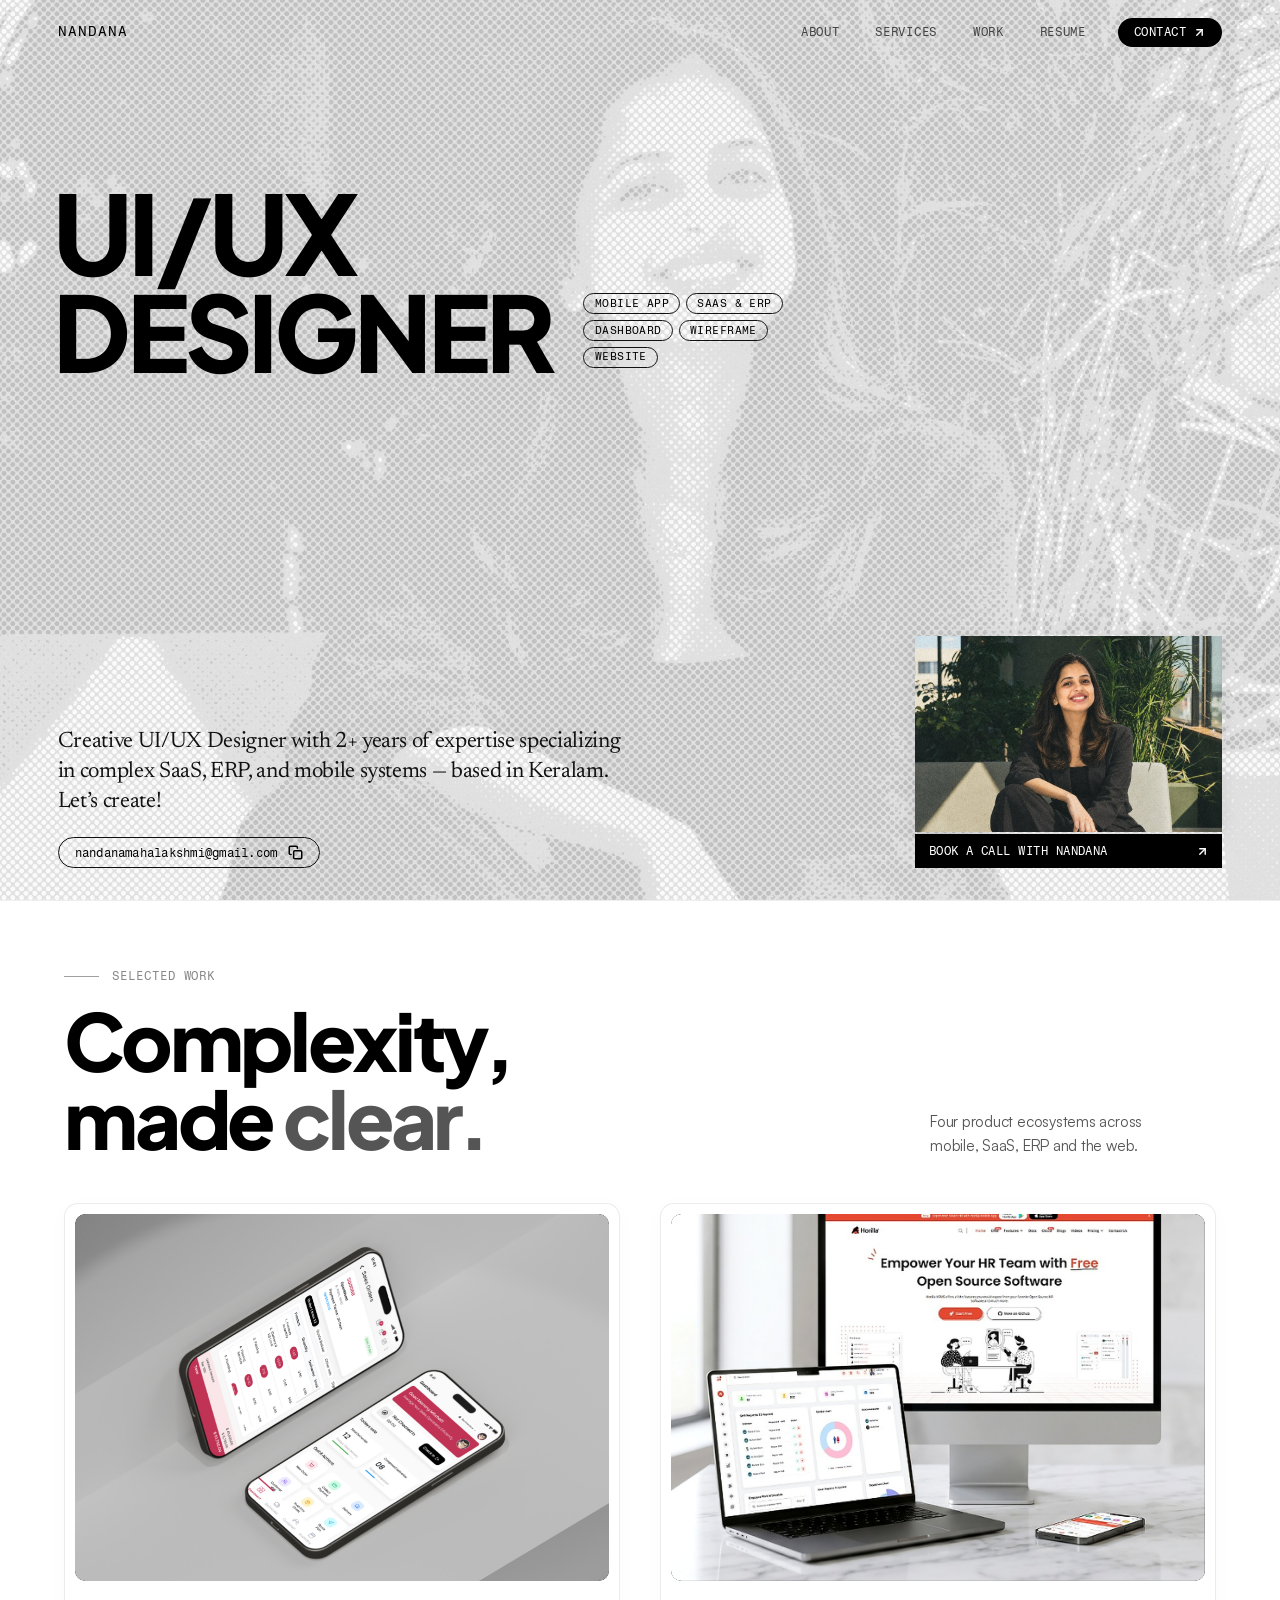
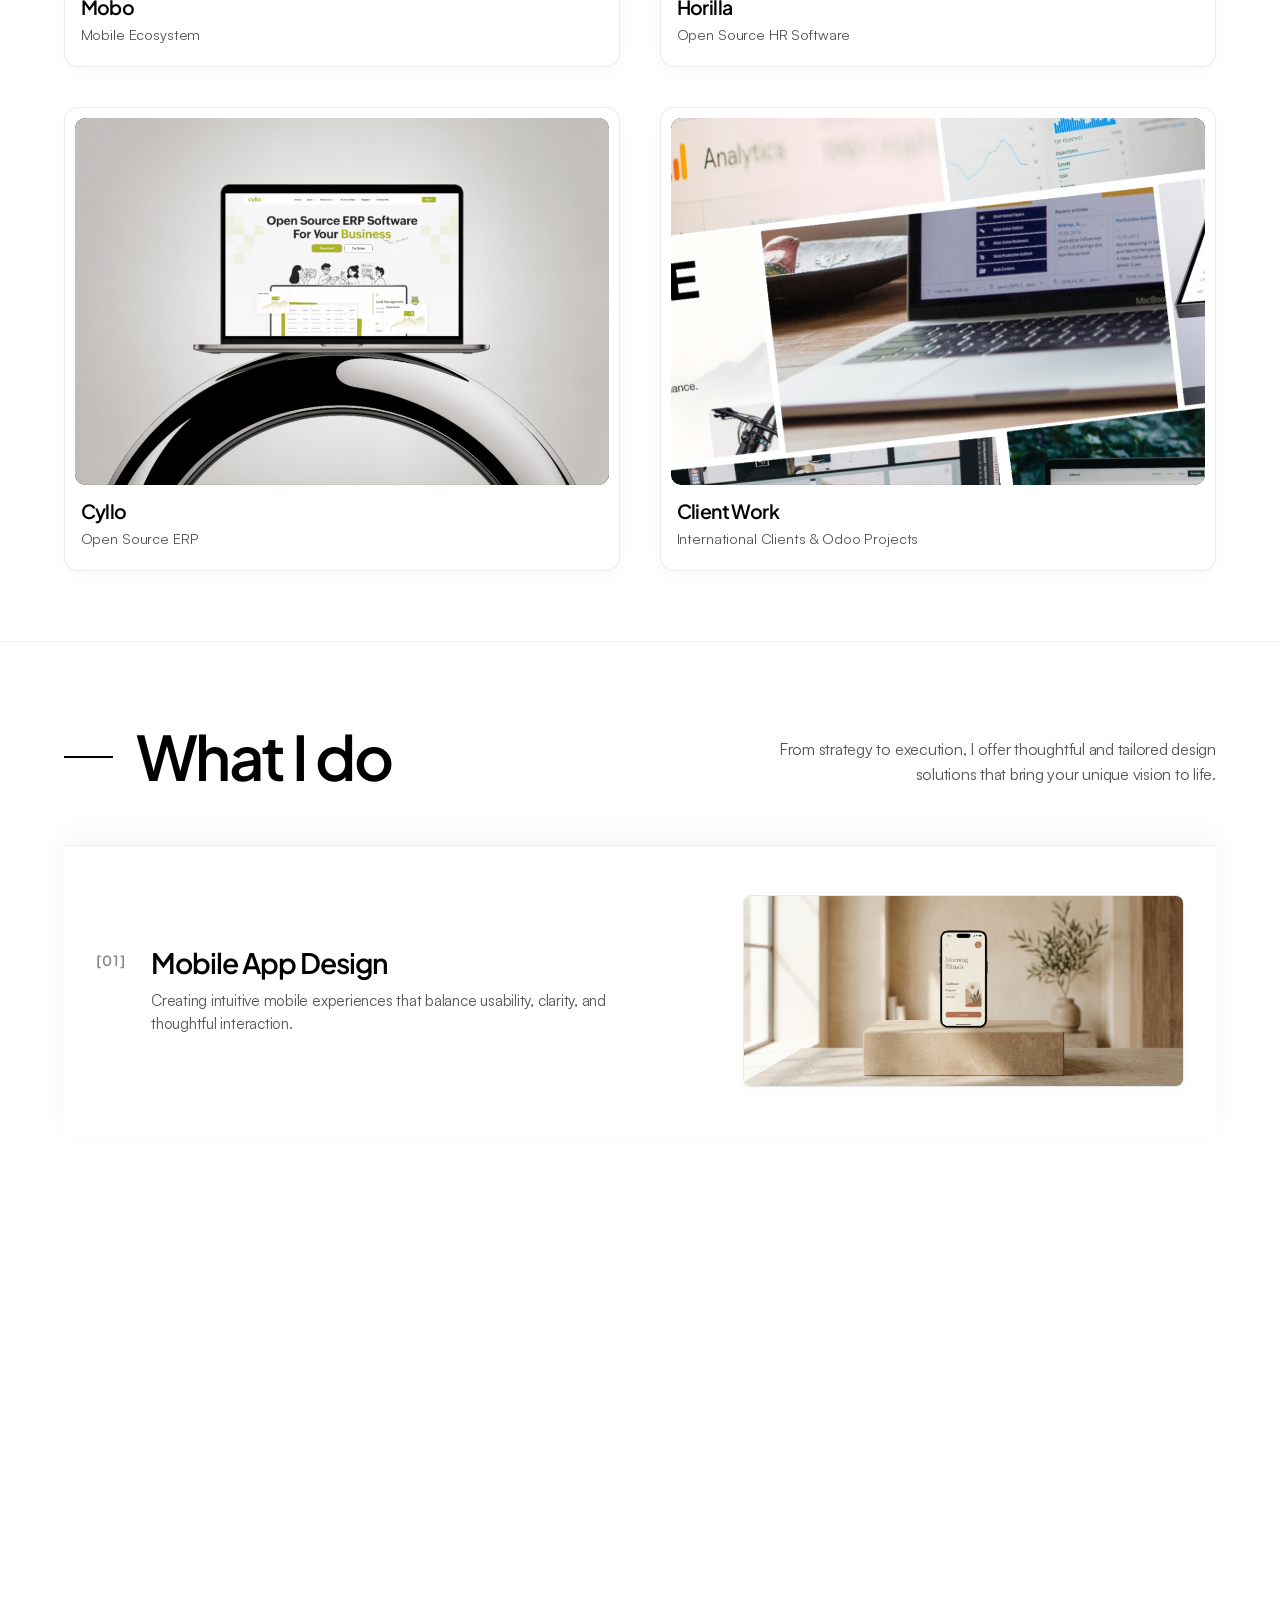
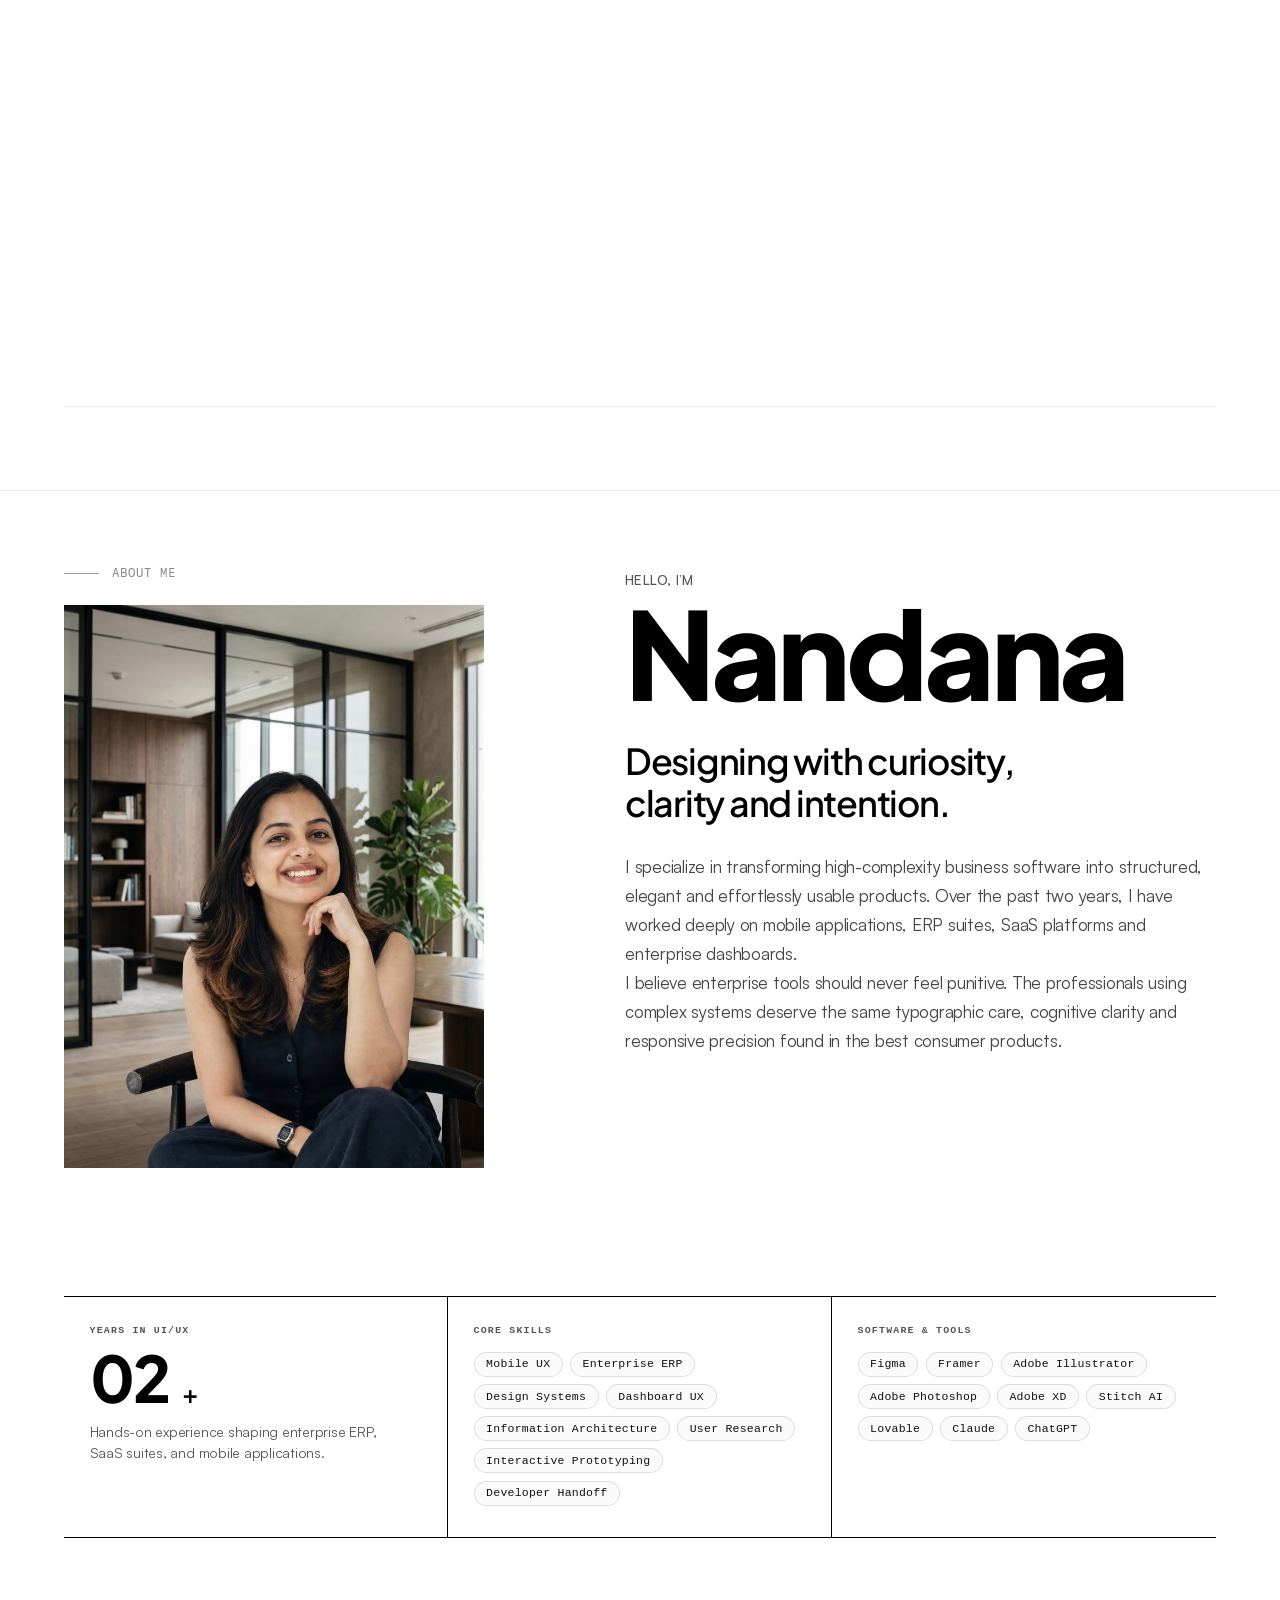
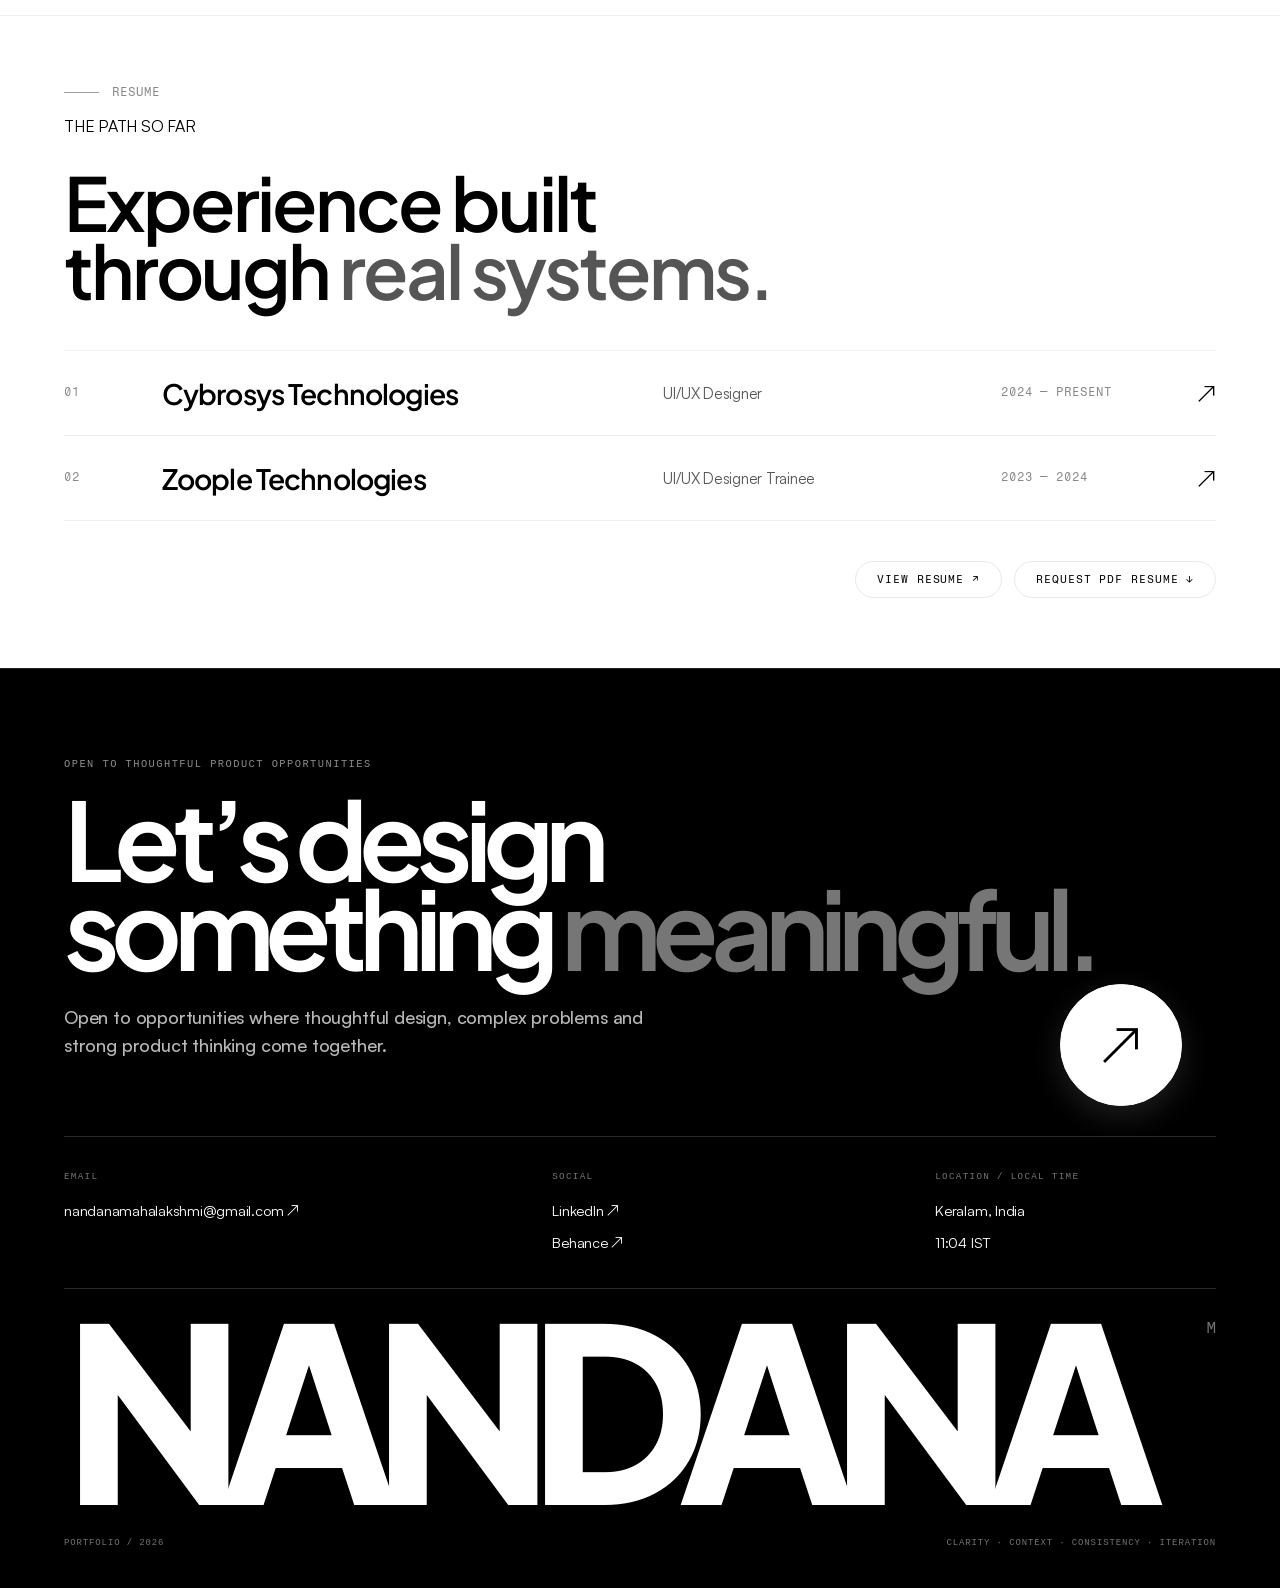
<file: index.html>
<!doctype html>
<html lang="en">
<head>
  <meta charset="UTF-8">
  <meta name="viewport" content="width=device-width, initial-scale=1.0">
  <meta name="description" content="Nandana M — UI/UX designer creating clear experiences for complex mobile, SaaS, ERP, dashboard and web products.">
  <meta name="theme-color" content="#ffffff">
  <title>Nandana M — UI/UX Designer</title>
  <link rel="preconnect" href="https://fonts.googleapis.com">
  <link rel="preconnect" href="https://fonts.gstatic.com" crossorigin>
  <link rel="preconnect" href="https://api.fontshare.com">
  <link href="https://api.fontshare.com/v2/css?f[]=satoshi@900,800,700,600,500,400,300,401,501,701,901&display=swap" rel="stylesheet">
  <link href="https://fonts.googleapis.com/css2?family=Bebas+Neue&family=Fragment+Mono&family=Newsreader:ital,opsz,wght@0,6..72,300..700;1,6..72,300..700&family=Plus+Jakarta+Sans:ital,wght@0,300..800;1,300..800&family=Silkscreen:wght@400;700&display=swap" rel="stylesheet">
  <link rel="stylesheet" href="styles.css?v=6.2">
  <script src="assets/lenis.min.js" defer></script>
  <script src="script.js?v=3.0" defer></script>
</head>
<body>
  <div class="intro-wipe" aria-hidden="true"><span>NM / 26</span></div>
  <div class="noise" aria-hidden="true"></div>
  <div class="cursor" aria-hidden="true"><span class="cursor-text">View</span></div>

  <header class="site-header">
    <div class="site-brand-group">
      <a class="site-brand" href="#home" aria-label="Nandana — home">NANDANA</a>
    </div>
    <nav aria-label="Primary navigation">
      <a href="#about" class="nav-link"><span>About</span></a>
      <a href="#services" class="nav-link"><span>Services</span></a>
      <a href="#work" class="nav-link"><span>Work</span></a>
      <a href="#experience" class="nav-link"><span>Resume</span></a>
    </nav>
    <div class="header-actions">
      <a class="header-contact" href="#contact">Contact</a>
      <button class="menu-toggle" type="button" aria-label="Open menu" aria-expanded="false"><i></i><i></i></button>
    </div>
  </header>

  <div class="mobile-menu" id="mobileMenu" aria-hidden="true">
    <div class="mobile-menu-header">
      <a class="minimal-brand" href="#home" aria-label="Nandana home">NANDANA</a>
      <button class="mobile-menu-close" id="mobileMenuClose" type="button" aria-label="Close menu">&times;</button>
    </div>
    <nav aria-label="Mobile navigation">
      <a href="#home"><small>00</small>Home</a>
      <a href="#about"><small>01</small>About</a>
      <a href="#services"><small>02</small>Services</a>
      <a href="#work"><small>03</small>Work</a>
      <a href="#experience"><small>04</small>Resume</a>
      <a href="#contact"><small>05</small>Contact</a>
    </nav>
    <div class="mobile-menu-footer">
      <p>Creative UI/UX Designer · 2+ Years Experience</p>
      <a href="mailto:nandanamahalakshmi@gmail.com">hello@nandana.design</a>
    </div>
  </div>

    <section class="hero hero-editorial" id="home">
      <!-- Top Row: Brand, Nav Links & Pill Button -->
      <header class="editorial-topbar">
        <div class="editorial-brand-wrap">
          <a class="editorial-brand" href="#home" aria-label="Nandana home">NANDANA</a>
        </div>
        <nav class="editorial-nav" aria-label="Landing page navigation">
          <a href="#about" class="editorial-nav-link">ABOUT</a>
          <a href="#services" class="editorial-nav-link">SERVICES</a>
          <a href="#work" class="editorial-nav-link">WORK</a>
          <a href="#experience" class="editorial-nav-link">RESUME</a>
        </nav>
        <div class="editorial-top-actions">
          <a href="#contact" class="editorial-start-btn" aria-label="Contact">
            <span>CONTACT</span>
            <svg class="editorial-arrow-icon" width="13" height="13" viewBox="0 0 24 24" fill="none" stroke="currentColor" stroke-width="2.6" stroke-linecap="round" stroke-linejoin="round" aria-hidden="true">
              <line x1="7" y1="17" x2="17" y2="7"></line>
              <polyline points="7 7 17 7 17 17"></polyline>
            </svg>
          </a>
          <button class="editorial-menu-toggle" id="minimalMenuToggle" type="button" aria-label="Open menu" aria-expanded="false">
            <i></i><i></i>
          </button>
        </div>
      </header>

      <!-- Main Stage -->
      <div class="editorial-hero-body">
        <!-- Big Editorial Headline & Core Skills -->
        <div class="editorial-headline-wrap">
          <h1 class="editorial-hero-title">
            <span class="editorial-title-line">UI/UX</span>
            <span class="editorial-title-role-row">
              <span class="editorial-title-role">DESIGNER</span>
              <span class="editorial-tags-group" aria-label="Core design skills">
                <span class="editorial-tags-row">
                  <span class="editorial-tag">MOBILE APP</span>
                  <span class="editorial-tag">SAAS &amp; ERP</span>
                </span>
                <span class="editorial-tags-row">
                  <span class="editorial-tag">DASHBOARD</span>
                  <span class="editorial-tag">WIREFRAME</span>
                </span>
                <span class="editorial-tags-row">
                  <span class="editorial-tag">WEBSITE</span>
                </span>
              </span>
            </span>
          </h1>
        </div>

        <!-- Bottom Row: Bio Statement on Left & Portrait Card on Right -->
        <div class="editorial-bottom-row">
          <!-- Left Column: Editorial Bio Text (Replaced in same style) -->
          <div class="editorial-bio-block">
            <p class="editorial-bio-lead">
              Creative UI/UX Designer with 2+ years of expertise specializing in complex SaaS, ERP, and mobile systems — based in Keralam. Let’s create!
            </p>
            <div class="editorial-email-row">
              <div class="editorial-email-wrap">
                <button class="editorial-email-btn" id="copyEmailBtn" type="button" aria-label="Copy email address" data-email="nandanamahalakshmi@gmail.com">
                  <span class="email-text">nandanamahalakshmi@gmail.com</span>
                  <svg class="copy-icon" width="15" height="15" viewBox="0 0 24 24" fill="none" stroke="currentColor" stroke-width="2.4" stroke-linecap="round" stroke-linejoin="round" aria-hidden="true">
                    <rect x="9" y="9" width="13" height="13" rx="2" ry="2"></rect>
                    <path d="M5 15H4a2 2 0 0 1-2-2V4a2 2 0 0 1 2-2h9a2 2 0 0 1 2 2v1"></path>
                  </svg>
                </button>
                <span class="copy-toast" id="copyToast" aria-live="polite">Copied to clipboard!</span>
              </div>
            </div>
          </div>

          <!-- Right Column: Portrait Photo Card & Action Button (Booking eyebrow removed) -->
          <div class="editorial-photo-card" aria-label="Nandana M — UI/UX Designer">
            <div class="editorial-photo-wrap">
              <img src="assets/hero-portrait-outdoor.jpg" alt="Nandana M — UI/UX Designer" class="editorial-portrait-img" width="1024" height="672">
            </div>
            <a href="mailto:nandanamahalakshmi@gmail.com" class="editorial-call-btn" aria-label="Book a call with Nandana">
              <span>BOOK A CALL WITH NANDANA</span>
              <svg class="editorial-btn-arrow" width="13" height="13" viewBox="0 0 24 24" fill="none" stroke="currentColor" stroke-width="2.6" stroke-linecap="round" stroke-linejoin="round" aria-hidden="true">
                <line x1="7" y1="17" x2="17" y2="7"></line>
                <polyline points="7 7 17 7 17 17"></polyline>
              </svg>
            </a>
          </div>
        </div>
      </div>
    </section>

    <section class="work" id="work">
      <div class="work-head">
        <div>
          <div class="eyebrow reveal">Selected work</div>
          <h2 class="reveal">Complexity,<br>made <em>clear.</em></h2>
        </div>
        <p class="reveal">Four product ecosystems across<br>mobile, SaaS, ERP and the web.</p>
      </div>

      <div class="work-snippets-grid">
        <!-- 01: Mobo -->
        <a class="work-snippet-card reveal" href="mobo.html" aria-label="Explore Mobo Mobile Suite Case Study">
          <div class="snippet-media-container">
            <div class="snippet-img-wrap">
              <img src="assets/mobo-snippet-new.png" alt="Mobo Mobile Ecosystem UI" loading="lazy" width="1024" height="763">
              <div class="snippet-hover-overlay">
                <p class="snippet-hover-desc">Mobile-first ecosystem simplifying deep Odoo ERP workflows, inventory control, and enterprise operations on the go.</p>
              </div>
            </div>
          </div>
          <div class="snippet-caption">
            <h3 class="snippet-title">Mobo</h3>
            <p class="snippet-subtitle">Mobile Ecosystem</p>
          </div>
        </a>

        <!-- 02: Horilla -->
        <a class="work-snippet-card reveal" href="horilla.html" aria-label="Explore Horilla HR Software Case Study">
          <div class="snippet-media-container">
            <div class="snippet-img-wrap">
              <img src="assets/horilla-snippet-cropped.jpg" alt="Horilla Open Source HR Software" loading="lazy" width="2472" height="1854">
              <div class="snippet-hover-overlay">
                <p class="snippet-hover-desc">Comprehensive human resource management system turning multi-tier recruitment and employee lifecycle into intuitive flows.</p>
              </div>
            </div>
          </div>
          <div class="snippet-caption">
            <h3 class="snippet-title">Horilla</h3>
            <p class="snippet-subtitle">Open Source HR Software</p>
          </div>
        </a>

        <!-- 03: Cyllo -->
        <a class="work-snippet-card reveal" href="cyllo.html" aria-label="Explore Cyllo Open-Source ERP Case Study">
          <div class="snippet-media-container">
            <div class="snippet-img-wrap">
              <img src="assets/cyllo-snippet-new.png" alt="Cyllo Open-Source ERP Platform" loading="lazy" width="1024" height="768">
              <div class="snippet-hover-overlay">
                <p class="snippet-hover-desc">Next-generation open-source ERP platform reimagining enterprise architecture with AI-driven modular workspaces.</p>
              </div>
            </div>
          </div>
          <div class="snippet-caption">
            <h3 class="snippet-title">Cyllo</h3>
            <p class="snippet-subtitle">Open Source ERP</p>
          </div>
        </a>

        <!-- 04: Client Work -->
        <a class="work-snippet-card reveal" href="client-work.html" aria-label="Explore Client Work Case Study">
          <div class="snippet-media-container">
            <div class="snippet-img-wrap">
              <img src="assets/client-work-snippet-new.jpg" alt="Client Work Platforms & Analytics" loading="lazy" width="1024" height="768">
              <div class="snippet-hover-overlay">
                <p class="snippet-hover-desc">Collaborating with international clients across industries on Odoo dashboard redesigns, custom websites, and UX guidance.</p>
              </div>
            </div>
          </div>
          <div class="snippet-caption">
            <h3 class="snippet-title">Client Work</h3>
            <p class="snippet-subtitle">International Clients &amp; Odoo Projects</p>
          </div>
        </a>
      </div>
    </section>

    <!-- 02: SERVICES -->
    <section class="services" id="services">
      <div class="services-header">
        <div class="services-headline-wrap">
          <h2 class="reveal">What I do</h2>
        </div>
        <p class="services-intro reveal">From strategy to execution, I offer thoughtful and tailored design solutions that bring your unique vision to life.</p>
      </div>

      <div class="services-list">
        <!-- Service 01 -->
        <article class="service-row reveal" data-service="01">
          <div class="service-content">
            <div class="service-main">
              <span class="service-num-badge">01</span>
              <div class="service-info">
                <h3 class="service-title">Mobile App Design</h3>
                <p class="service-desc">Creating intuitive mobile experiences that balance usability, clarity, and thoughtful interaction.</p>
              </div>
            </div>
          </div>
          <div class="service-media">
            <div class="service-img-wrapper">
              <img src="assets/service-photo-1.jpg" alt="Mobile App Design" loading="lazy" width="1600" height="900">
            </div>
          </div>
        </article>

        <!-- Service 02 -->
        <article class="service-row reveal" data-service="02">
          <div class="service-content">
            <div class="service-main">
              <span class="service-num-badge">02</span>
              <div class="service-info">
                <h3 class="service-title">Dashboard Design</h3>
                <p class="service-desc">Turning complex data and workflows into clear, structured interfaces that are easy to understand.</p>
              </div>
            </div>
          </div>
          <div class="service-media">
            <div class="service-img-wrapper">
              <img src="assets/service-photo-2.jpg" alt="Dashboard Design" loading="lazy" width="1600" height="900">
            </div>
          </div>
        </article>

        <!-- Service 03 -->
        <article class="service-row reveal" data-service="03">
          <div class="service-content">
            <div class="service-main">
              <span class="service-num-badge">03</span>
              <div class="service-info">
                <h3 class="service-title">Web &amp; Cloud Design</h3>
                <p class="service-desc">Designing engaging digital experiences with clean layouts, strong hierarchy, and purposeful interactions.</p>
              </div>
            </div>
          </div>
          <div class="service-media">
            <div class="service-img-wrapper">
              <img src="assets/service-photo-3.jpg" alt="Web &amp; Cloud Design" loading="lazy" width="1600" height="900">
            </div>
          </div>
        </article>

        <!-- Service 04 -->
        <article class="service-row reveal" data-service="04">
          <div class="service-content">
            <div class="service-main">
              <span class="service-num-badge">04</span>
              <div class="service-info">
                <h3 class="service-title">SaaS &amp; ERP Design</h3>
                <p class="service-desc">Simplifying complex business systems into consistent, efficient, and user-friendly experiences.</p>
              </div>
            </div>
          </div>
          <div class="service-media">
            <div class="service-img-wrapper">
              <img src="assets/service-photo-4.jpg" alt="SaaS &amp; ERP Design" loading="lazy" width="1600" height="900">
            </div>
          </div>
        </article>
      </div>
    </section>

    <section class="about" id="about">
      <div class="about-portrait">
        <div class="eyebrow about-eyebrow reveal">About me</div>
        <div class="about-photo-wrap">
          <img src="assets/about-portrait.jpg" alt="Nandana Mahalakshmi" class="about-photo-img" width="764" height="1024">
        </div>
      </div>

      <div class="about-content">
        <div class="about-heading reveal">
          <span>Hello, I’m</span>
          <h2>Nandana</h2>
        </div>
        <p class="about-lede reveal">Designing with curiosity, clarity and intention.</p>
        <p class="reveal">I specialize in transforming high-complexity business software into structured, elegant and effortlessly usable products. Over the past two years, I have worked deeply on mobile applications, ERP suites, SaaS platforms and enterprise dashboards.</p>
        <p class="about-secondary reveal">I believe enterprise tools should never feel punitive. The professionals using complex systems deserve the same typographic care, cognitive clarity and responsive precision found in the best consumer products.</p>
      </div>

      <!-- 3-Column Section with Skills & Tools -->
      <div class="stats" aria-label="Experience, skills and tools">
        <article class="stat reveal">
          <small>Years in UI/UX</small>
          <div class="stat-number-wrap">
            <strong>02</strong><sup>+</sup>
          </div>
          <p class="stat-desc">Hands-on experience shaping enterprise ERP, SaaS suites, and mobile applications.</p>
        </article>

        <article class="stat reveal">
          <small>Core Skills</small>
          <div class="stat-chips">
            <span>Mobile UX</span>
            <span>Enterprise ERP</span>
            <span>Design Systems</span>
            <span>Dashboard UX</span>
            <span>Information Architecture</span>
            <span>User Research</span>
            <span>Interactive Prototyping</span>
            <span>Developer Handoff</span>
          </div>
        </article>

        <article class="stat reveal">
          <small>Software &amp; Tools</small>
          <div class="stat-chips">
            <span>Figma</span>
            <span>Framer</span>
            <span>Adobe Illustrator</span>
            <span>Adobe Photoshop</span>
            <span>Adobe XD</span>
            <span>Stitch AI</span>
            <span>Lovable</span>
            <span>Claude</span>
            <span>ChatGPT</span>
          </div>
        </article>
      </div>
    </section>

    <section class="experience" id="experience">
      <div class="section-head reveal">
        <div class="eyebrow dark">Resume</div>
        <p>THE PATH SO FAR</p>
      </div>
      <h2 class="reveal">Experience built<br>through <em>real systems.</em></h2>
      <div class="experience-list">
        <article class="experience-row reveal"><span>01</span><h3>Cybrosys Technologies</h3><p>UI/UX Designer</p><time>2024 — PRESENT</time><i>↗</i></article>
        <article class="experience-row reveal"><span>02</span><h3>Zoople Technologies</h3><p>UI/UX Designer Trainee</p><time>2023 — 2024</time><i>↗</i></article>
      </div>

      <div class="resume-actions reveal">
        <a href="mailto:nandanamahalakshmi@gmail.com?subject=Resume%20Inquiry">View resume ↗</a>
        <a href="mailto:nandanamahalakshmi@gmail.com?subject=Request%20PDF%20Resume">Request PDF resume ↓</a>
      </div>
    </section>
  </main>

  <footer class="footer" id="contact">
    <div class="footer-top">
      <p class="reveal">OPEN TO THOUGHTFUL PRODUCT OPPORTUNITIES</p>
      <h2 class="reveal">Let’s design<br>something <em>meaningful.</em></h2>
      <p class="footer-copy reveal">Open to opportunities where thoughtful design, complex problems and strong product thinking come together.</p>
      <a class="mail-button reveal" href="mailto:nandanamahalakshmi@gmail.com" aria-label="Email Nandana M">↗</a>
    </div>
    <div class="footer-grid">
      <div><small>EMAIL</small><a href="mailto:nandanamahalakshmi@gmail.com">nandanamahalakshmi@gmail.com ↗</a></div>
      <div><small>SOCIAL</small><a href="https://www.linkedin.com/in/nandana-m-75a548240/" target="_blank" rel="noreferrer">LinkedIn ↗</a><a href="https://www.behance.net/nandanam2" target="_blank" rel="noreferrer">Behance ↗</a></div>
      <div><small>LOCATION / LOCAL TIME</small><p>Keralam, India</p><p><span id="localTime">--:--</span> IST</p></div>
    </div>
    <div class="footer-name" aria-label="Nandana M">NANDANA<span>M</span></div>
    <div class="footer-note"><span>PORTFOLIO / 2026</span><span>CLARITY · CONTEXT · CONSISTENCY · ITERATION</span></div>
  </footer>
</body>
</html>
</file>
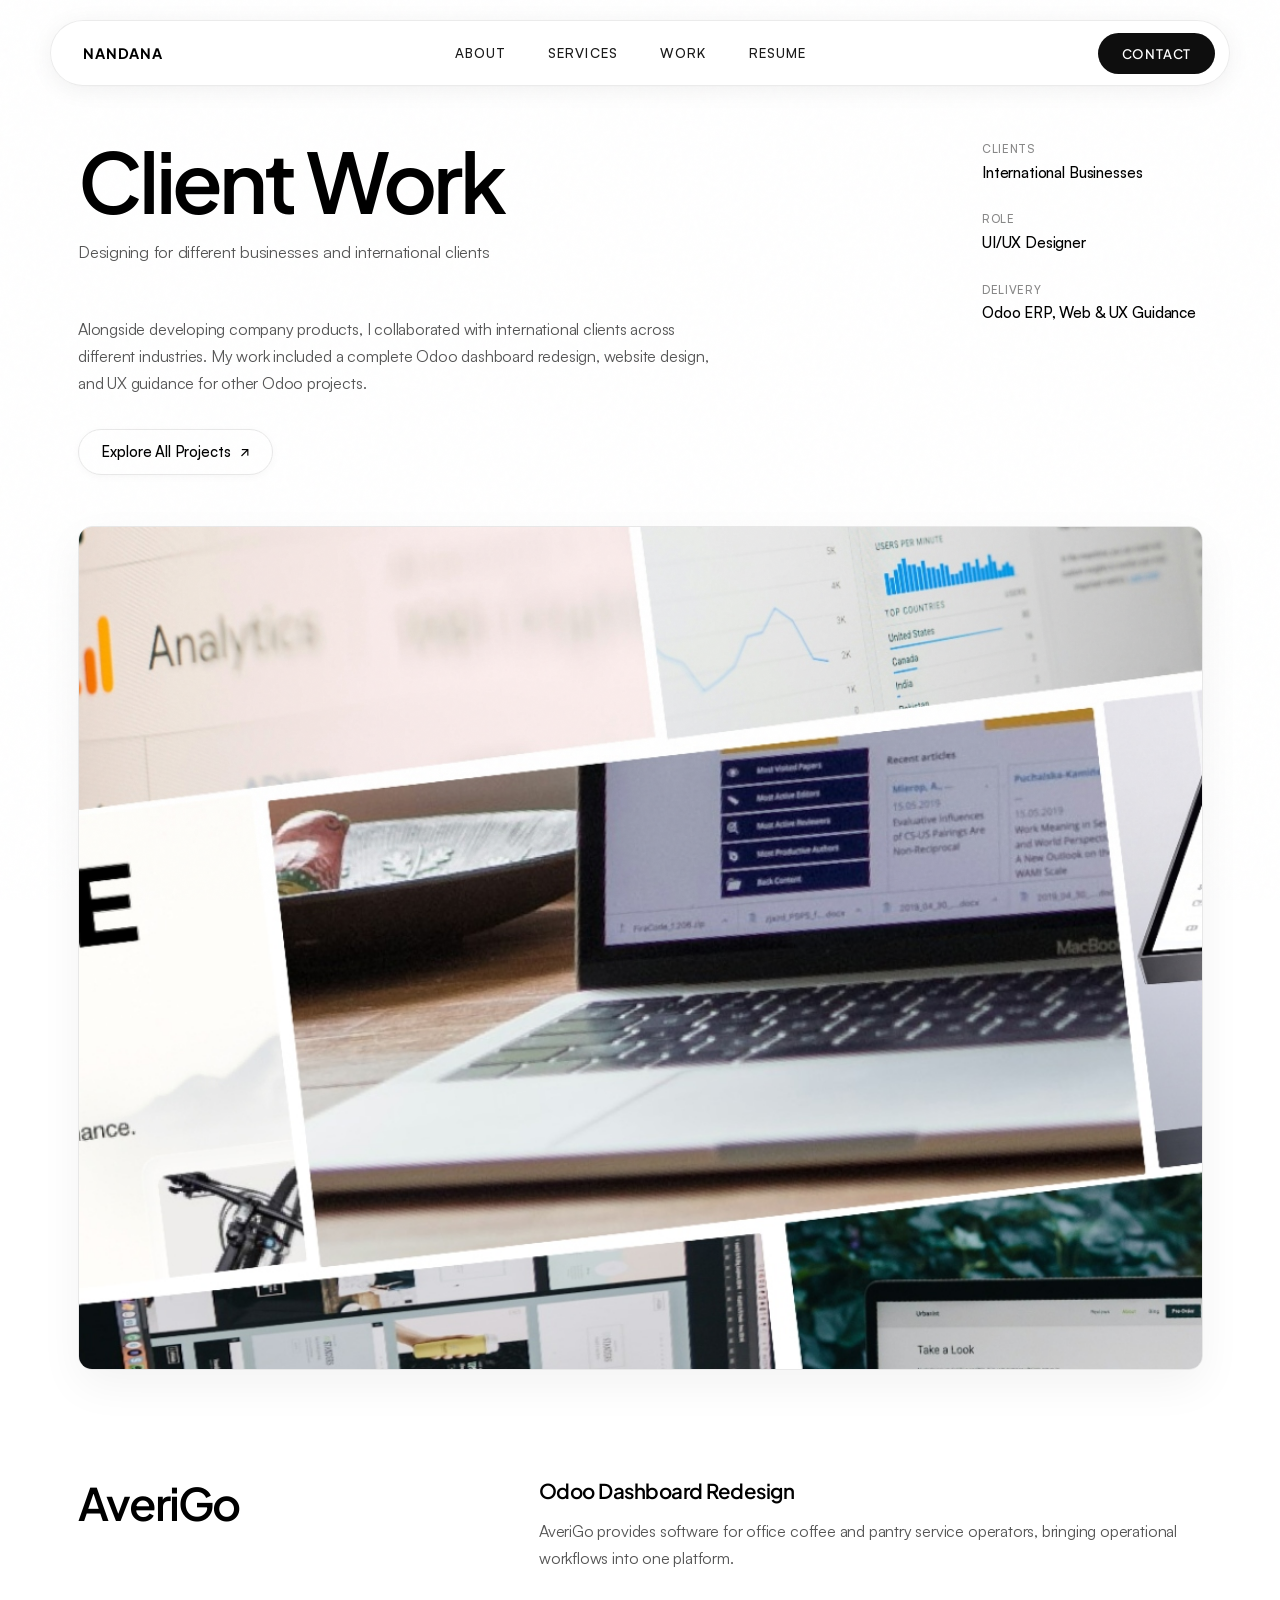
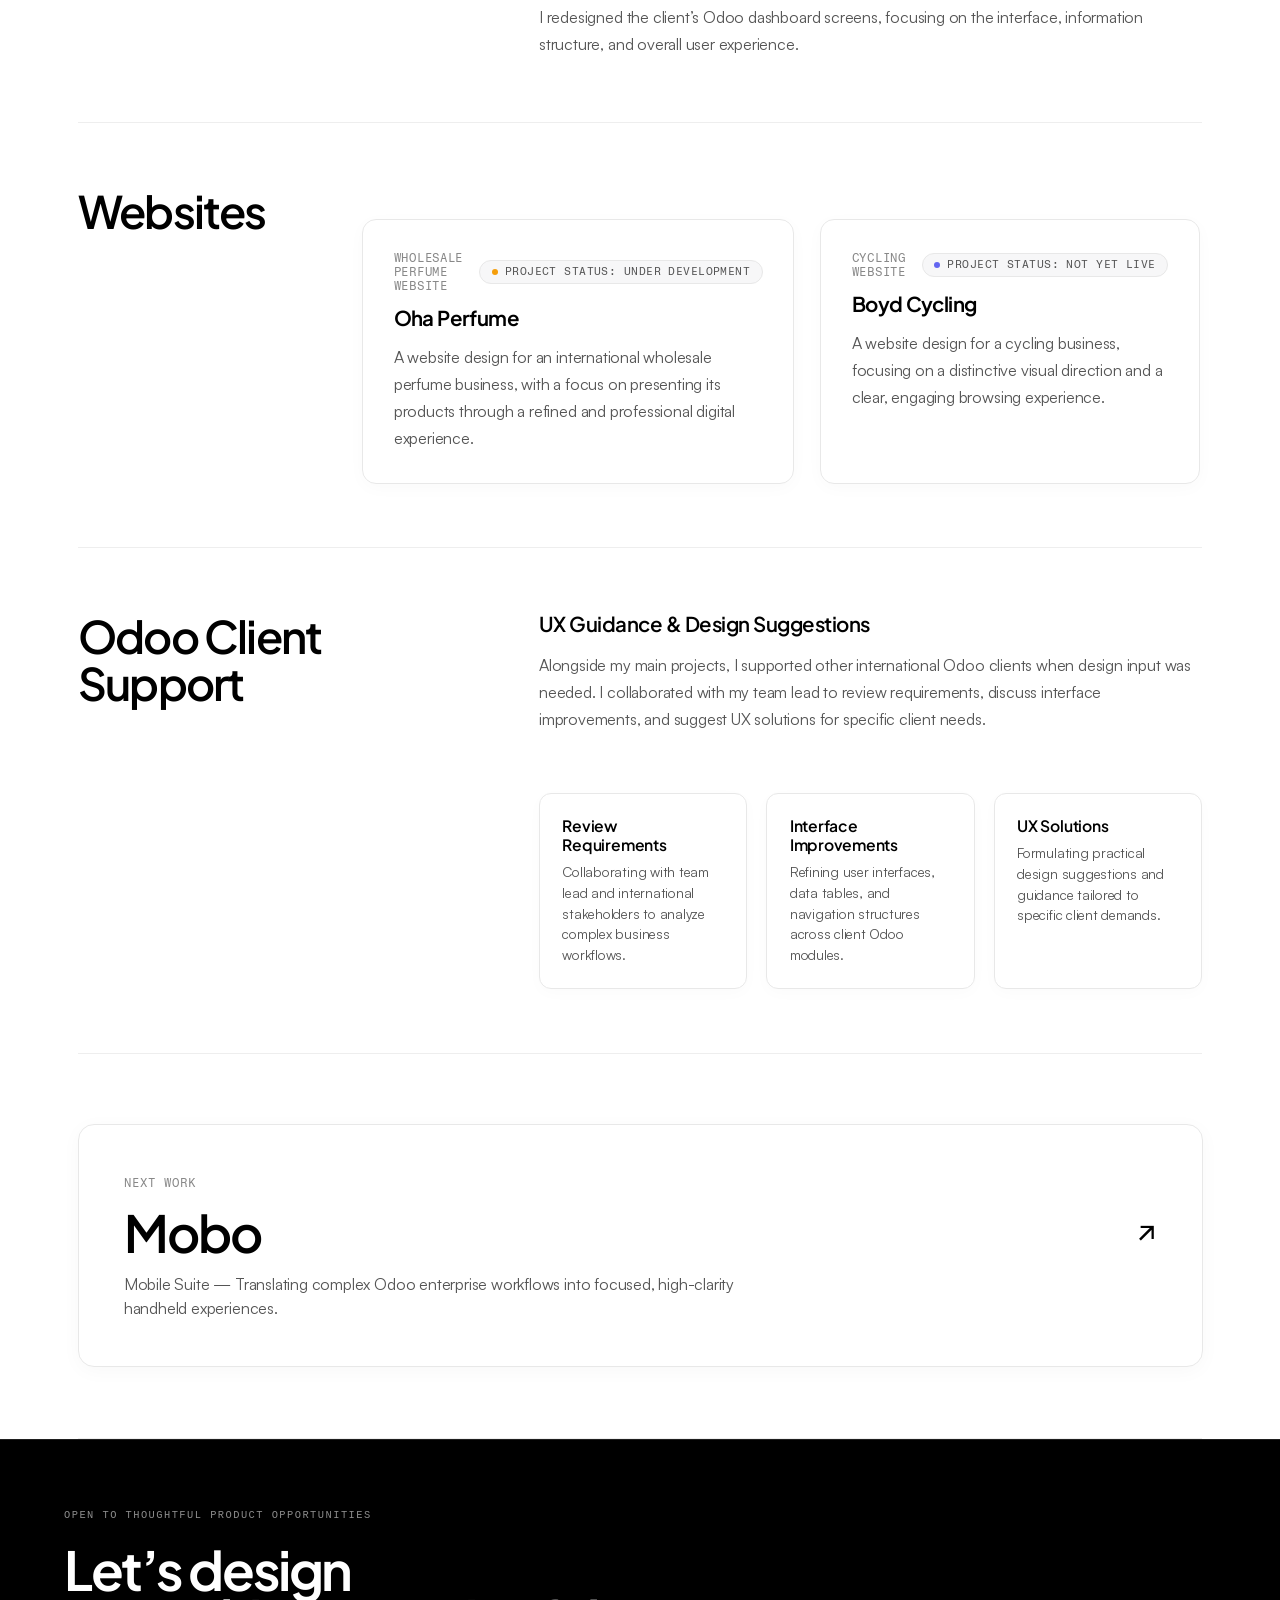
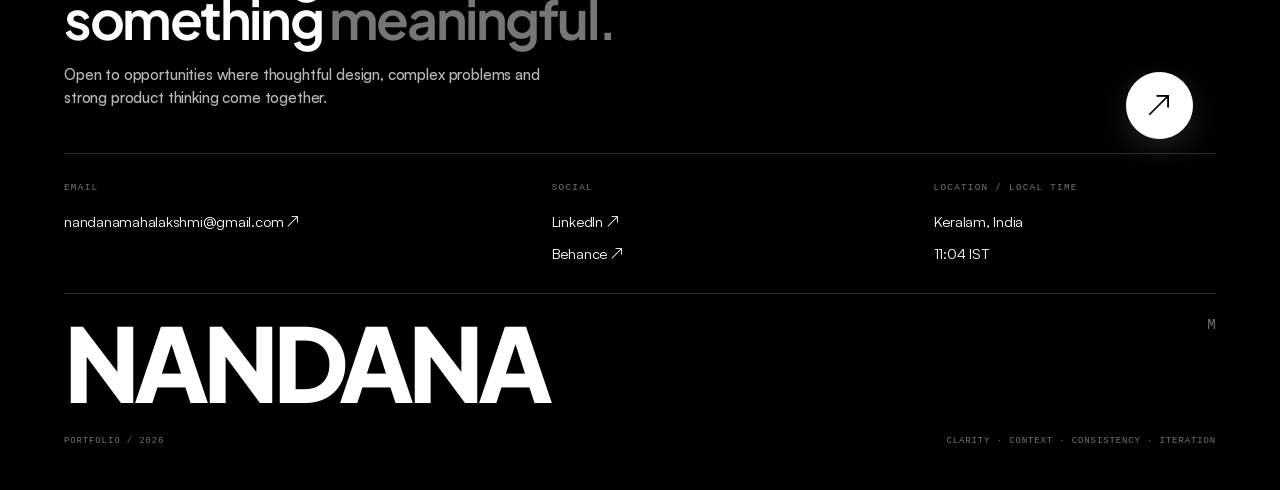
<file: client-work.html>
<!doctype html>
<html lang="en">
<head>
  <meta charset="UTF-8">
  <meta name="viewport" content="width=device-width, initial-scale=1.0">
  <meta name="description" content="Client Work Case Study — Direct Client Delivery for Global Businesses by Nandana M.">
  <meta name="theme-color" content="#fafafa">
  <title>Client Work — Nandana M</title>
  <link rel="preconnect" href="https://fonts.googleapis.com">
  <link rel="preconnect" href="https://fonts.gstatic.com" crossorigin>
  <link rel="preconnect" href="https://api.fontshare.com">
  <link href="https://api.fontshare.com/v2/css?f[]=satoshi@900,800,700,600,500,400,300,401,501,701,901&display=swap" rel="stylesheet">
  <link href="https://fonts.googleapis.com/css2?family=Fragment+Mono&amp;family=Plus+Jakarta+Sans:ital,wght@0,300..800;1,300..800&amp;display=swap" rel="stylesheet">
  <link rel="stylesheet" href="styles.css?v=4.8">
  <script src="assets/lenis.min.js" defer></script>
  <script src="script.js" defer></script>
</head>
<body>
  <div class="noise" aria-hidden="true"></div>
  <div class="cursor" aria-hidden="true"><span class="cursor-text">View</span></div>

  <!-- STICKY SITE HEADER (Always visible on case study pages) -->
  <header class="site-header always-visible">
    <div class="site-brand-group">
      <a class="site-brand" href="index.html#home" aria-label="Nandana — home">NANDANA</a>
    </div>
    <nav aria-label="Primary navigation">
      <a href="index.html#about" class="nav-link"><span>About</span></a>
      <a href="index.html#services" class="nav-link"><span>Services</span></a>
      <a href="index.html#work" class="nav-link active"><span>Work</span></a>
      <a href="index.html#experience" class="nav-link"><span>Resume</span></a>
    </nav>
    <div class="header-actions">
      <a class="header-contact" href="index.html#contact">Contact</a>
      <button class="menu-toggle" type="button" aria-label="Open menu" aria-expanded="false"><i></i><i></i></button>
    </div>
  </header>

  <!-- MOBILE MENU -->
  <div class="mobile-menu" aria-hidden="true">
    <nav aria-label="Mobile navigation">
      <a href="index.html#home"><small>00</small>Home</a>
      <a href="index.html#work"><small>01</small>Work</a>
      <a href="index.html#services"><small>02</small>Services</a>
      <a href="index.html#about"><small>03</small>About</a>
      <a href="index.html#experience"><small>04</small>Resume</a>
      <a href="index.html#contact"><small>05</small>Contact</a>
    </nav>
    <p>Product &amp; UI/UX Design</p>
  </div>

  <main class="velora-case-page">
    <!-- CASE HERO -->
    <section class="velora-case-hero">
      <div class="velora-hero-top-grid">
        <div class="velora-hero-intro-col">
          <h1 class="velora-case-title reveal">Client Work</h1>
          <p class="velora-case-lede reveal">Designing for different businesses and international clients</p>
          <p class="velora-paragraph reveal" style="margin-top: 1.2rem; max-width: 640px;">Alongside developing company products, I collaborated with international clients across different industries. My work included a complete Odoo dashboard redesign, website design, and UX guidance for other Odoo projects.</p>
          
          <div class="velora-case-actions reveal">
            <a href="index.html#work" class="velora-live-btn">
              <span>Explore All Projects</span>
              <i>↗</i>
            </a>
          </div>
        </div>

        <div class="velora-hero-meta-col reveal">
          <div class="velora-hero-meta-item">
            <span class="meta-label">CLIENTS</span>
            <span class="meta-value">International Businesses</span>
          </div>
          <div class="velora-hero-meta-item">
            <span class="meta-label">ROLE</span>
            <span class="meta-value">UI/UX Designer</span>
          </div>
          <div class="velora-hero-meta-item">
            <span class="meta-label">DELIVERY</span>
            <span class="meta-value">Odoo ERP, Web &amp; UX Guidance</span>
          </div>
        </div>
      </div>

      <div class="velora-hero-image-wrap reveal">
        <img src="assets/client-work-snippet-new.jpg" alt="Client Work — Designing for International Businesses" width="1600" height="1192">
      </div>
    </section>

    <!-- SECTION 1: AVERIGO -->
    <section class="velora-case-section">
      <div class="velora-section-left">
        <h2 class="velora-section-heading reveal">AveriGo</h2>
      </div>
      <div class="velora-section-right">
        <h3 class="velora-subheading reveal">Odoo Dashboard Redesign</h3>
        <p class="velora-paragraph reveal">AveriGo provides software for office coffee and pantry service operators, bringing operational workflows into one platform.</p>
        <p class="velora-paragraph reveal">I redesigned the client’s Odoo dashboard screens, focusing on the interface, information structure, and overall user experience.</p>
      </div>
    </section>

    <!-- SECTION 2: WEBSITES -->
    <section class="velora-case-section">
      <div class="velora-section-left">
        <h2 class="velora-section-heading reveal">Websites</h2>
      </div>
      <div class="velora-section-right">
        <!-- PROJECTS GRID -->
        <div class="velora-client-projects-grid reveal">
          <!-- Oha Perfume -->
          <div class="velora-client-card">
            <div class="velora-client-card-top">
              <span class="velora-client-tag">Wholesale Perfume Website</span>
              <span class="velora-status-pill">Project Status: Under Development</span>
            </div>
            <h3 class="velora-client-title">Oha Perfume</h3>
            <p class="velora-paragraph" style="margin: 0;">A website design for an international wholesale perfume business, with a focus on presenting its products through a refined and professional digital experience.</p>
          </div>

          <!-- Boyd Cycling -->
          <div class="velora-client-card">
            <div class="velora-client-card-top">
              <span class="velora-client-tag">Cycling Website</span>
              <span class="velora-status-pill status-pending">Project Status: Not Yet Live</span>
            </div>
            <h3 class="velora-client-title">Boyd Cycling</h3>
            <p class="velora-paragraph" style="margin: 0;">A website design for a cycling business, focusing on a distinctive visual direction and a clear, engaging browsing experience.</p>
          </div>
        </div>

      </div>
    </section>

    <!-- SECTION 3: ODOO CLIENT SUPPORT -->
    <section class="velora-case-section">
      <div class="velora-section-left">
        <h2 class="velora-section-heading reveal">Odoo Client Support</h2>
      </div>
      <div class="velora-section-right">
        <h3 class="velora-subheading reveal">UX Guidance &amp; Design Suggestions</h3>
        <p class="velora-paragraph reveal">Alongside my main projects, I supported other international Odoo clients when design input was needed. I collaborated with my team lead to review requirements, discuss interface improvements, and suggest UX solutions for specific client needs.</p>

        <div class="velora-support-pillars reveal">
          <div class="velora-support-pillar-card">
            <h4>Review Requirements</h4>
            <p>Collaborating with team lead and international stakeholders to analyze complex business workflows.</p>
          </div>
          <div class="velora-support-pillar-card">
            <h4>Interface Improvements</h4>
            <p>Refining user interfaces, data tables, and navigation structures across client Odoo modules.</p>
          </div>
          <div class="velora-support-pillar-card">
            <h4>UX Solutions</h4>
            <p>Formulating practical design suggestions and guidance tailored to specific client demands.</p>
          </div>
        </div>
      </div>
    </section>

    <!-- NEXT WORK CARD -->
    <section class="velora-next-work-wrap">
      <a class="velora-next-card reveal" href="mobo.html" aria-label="Explore next project: Mobo Mobile Suite">
        <span class="velora-next-chip">NEXT WORK</span>
        <div class="velora-next-title-row">
          <h3 class="velora-next-title">Mobo</h3>
          <span class="velora-next-arrow">↗</span>
        </div>
        <p class="velora-next-desc">Mobile Suite — Translating complex Odoo enterprise workflows into focused, high-clarity handheld experiences.</p>
      </a>
    </section>
  </main>

  <!-- COMPACT MAIN FOOTER -->
  <footer class="footer subpage-footer" id="contact">
    <div class="footer-top">
      <p class="reveal">OPEN TO THOUGHTFUL PRODUCT OPPORTUNITIES</p>
      <h2 class="reveal">Let’s design<br>something <em>meaningful.</em></h2>
      <p class="footer-copy reveal">Open to opportunities where thoughtful design, complex problems and strong product thinking come together.</p>
      <a class="mail-button reveal" href="mailto:nandanamahalakshmi@gmail.com" aria-label="Email Nandana M">↗</a>
    </div>
    <div class="footer-grid">
      <div><small>EMAIL</small><a href="mailto:nandanamahalakshmi@gmail.com">nandanamahalakshmi@gmail.com ↗</a></div>
      <div><small>SOCIAL</small><a href="https://www.linkedin.com/in/nandana-m-75a548240/" target="_blank" rel="noreferrer">LinkedIn ↗</a><a href="https://www.behance.net/nandanam2" target="_blank" rel="noreferrer">Behance ↗</a></div>
      <div><small>LOCATION / LOCAL TIME</small><p>Keralam, India</p><p><span id="localTime">--:--</span> IST</p></div>
    </div>
    <div class="footer-name" aria-label="Nandana M">NANDANA<span>M</span></div>
    <div class="footer-note"><span>PORTFOLIO / 2026</span><span>CLARITY · CONTEXT · CONSISTENCY · ITERATION</span></div>
  </footer>
</body>
</html>
</file>
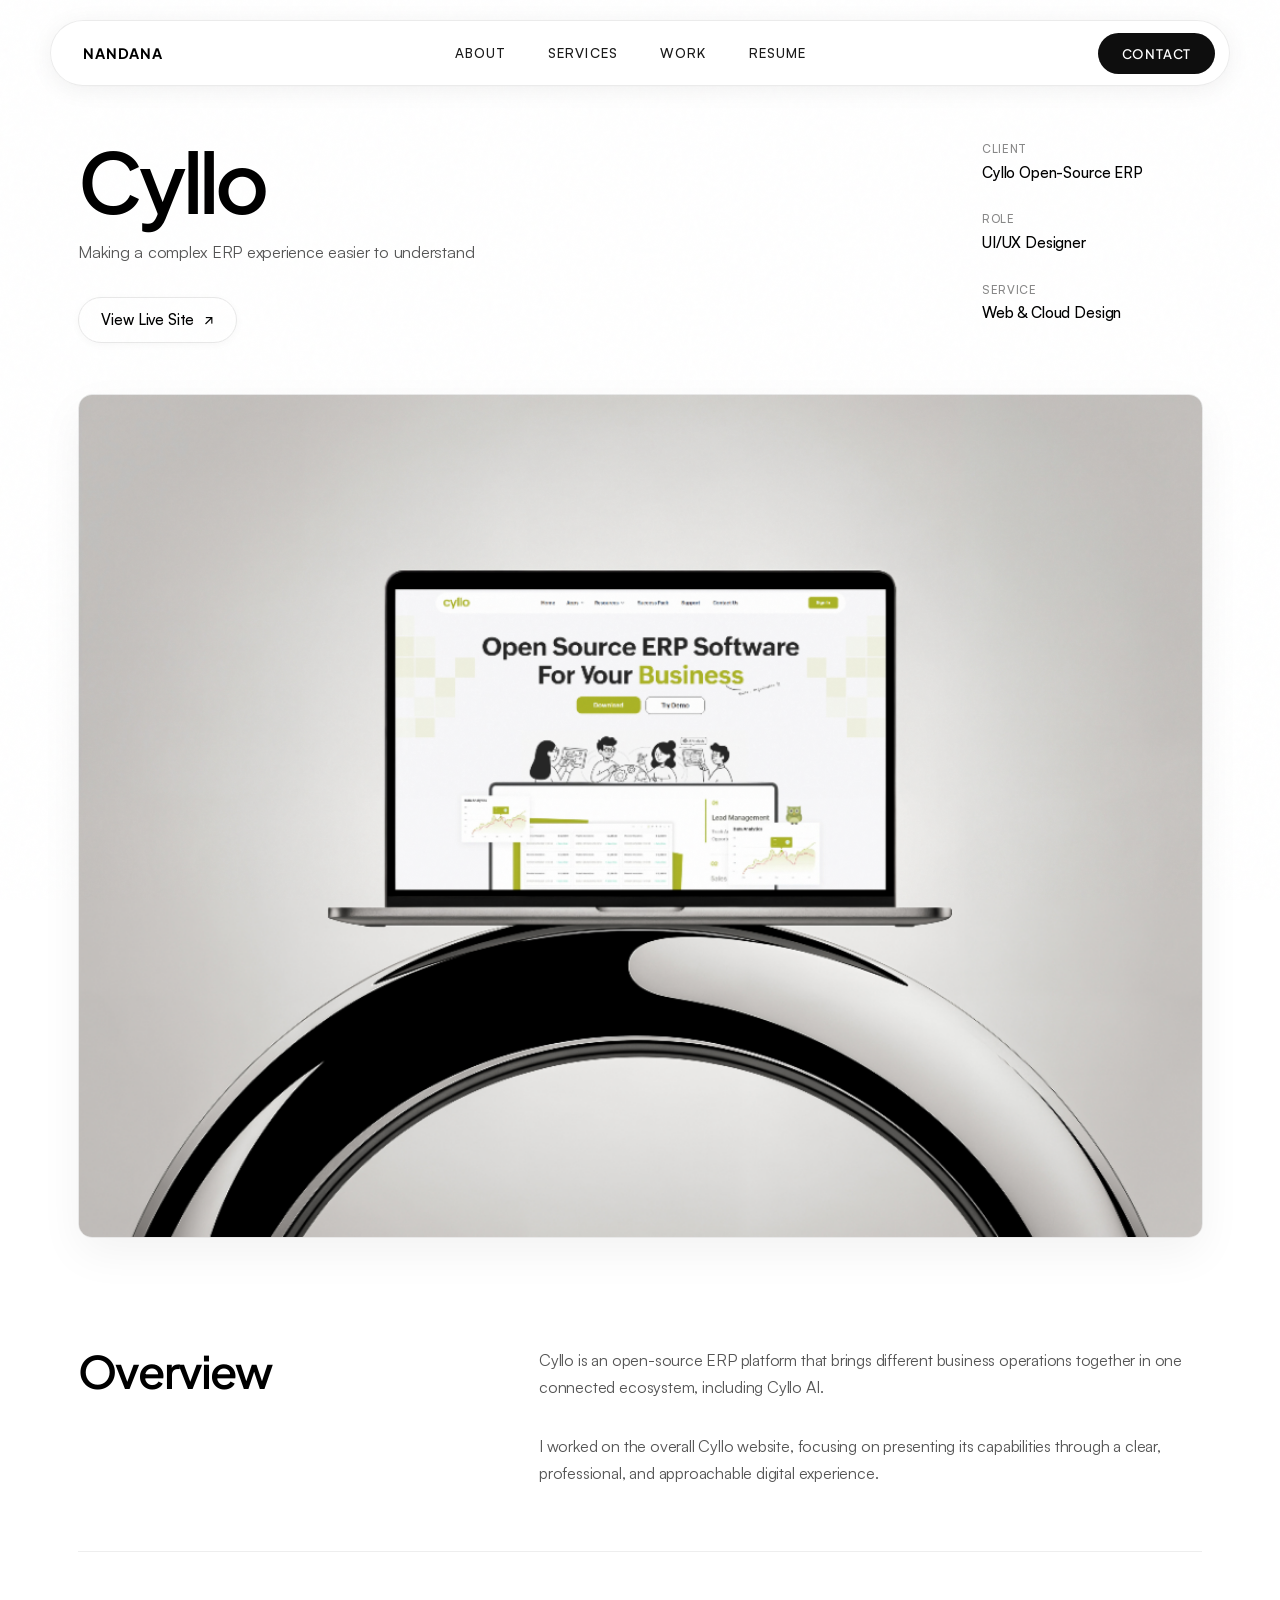
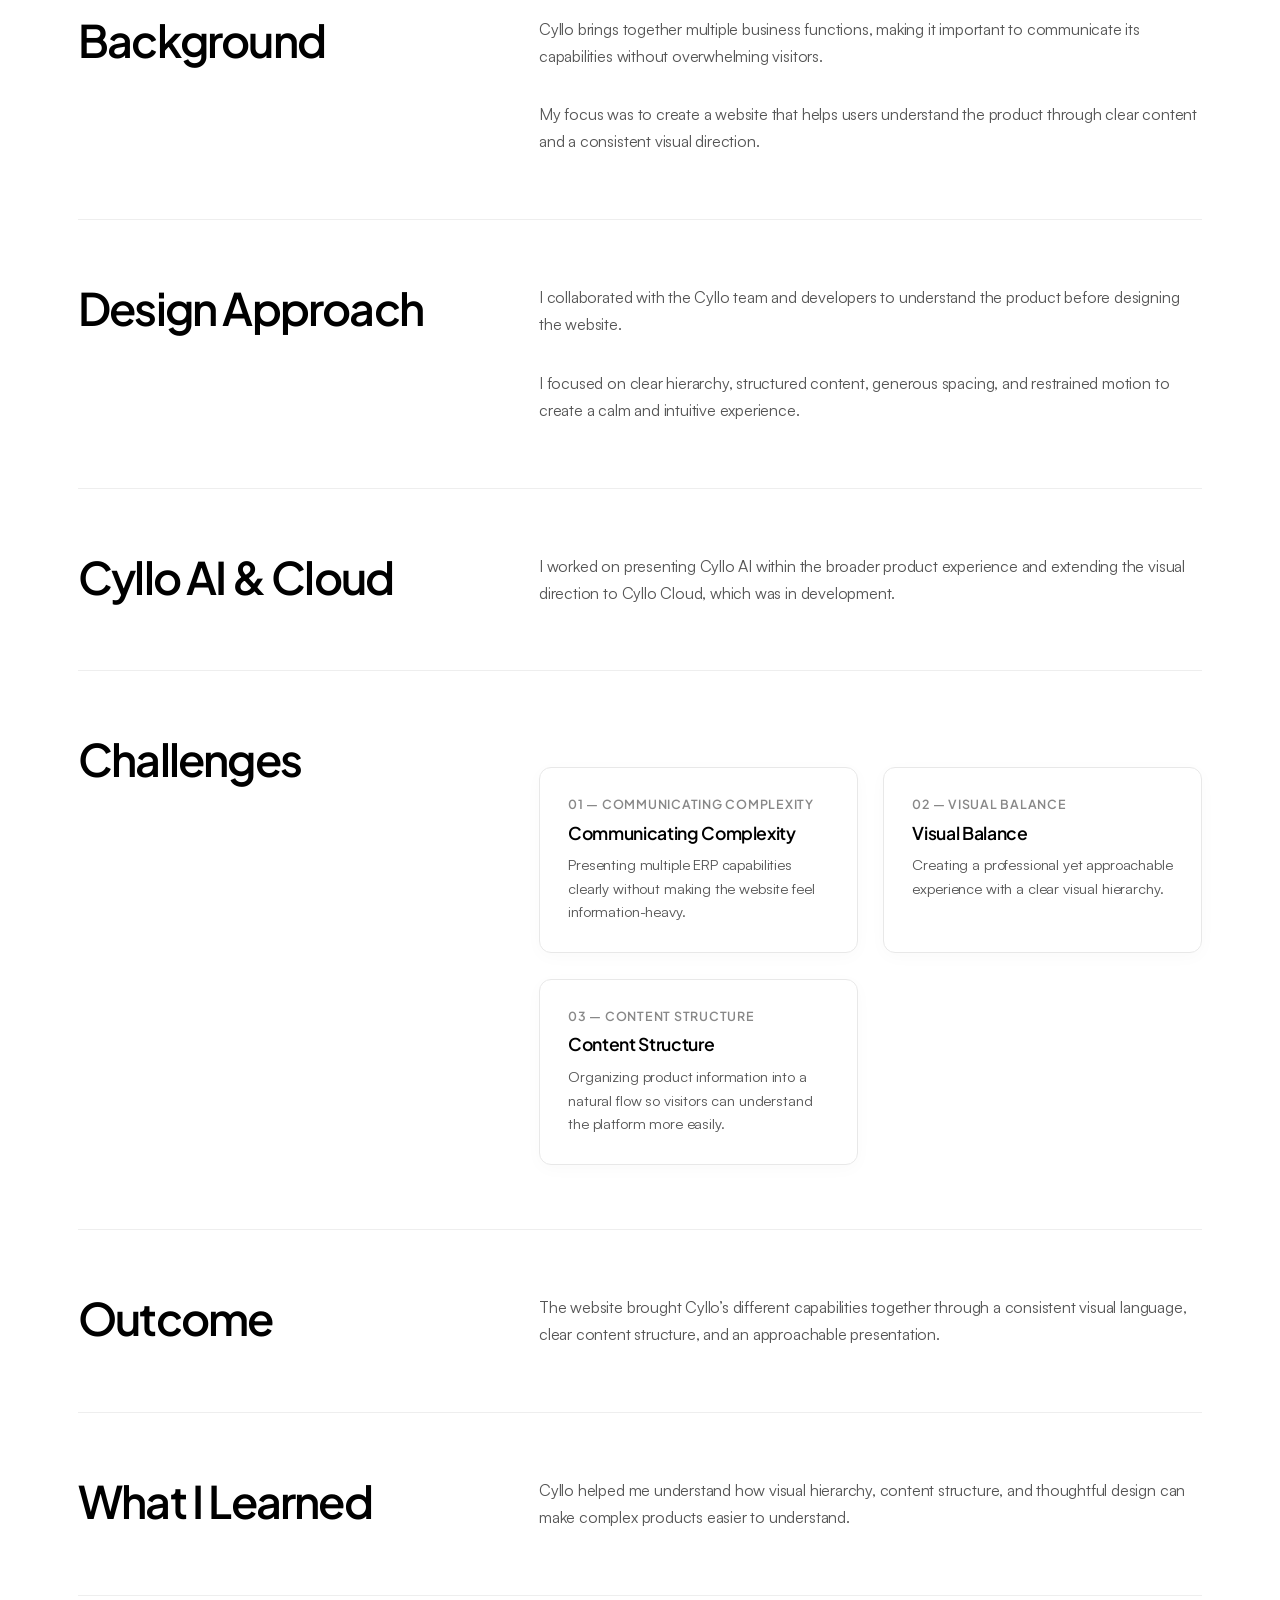
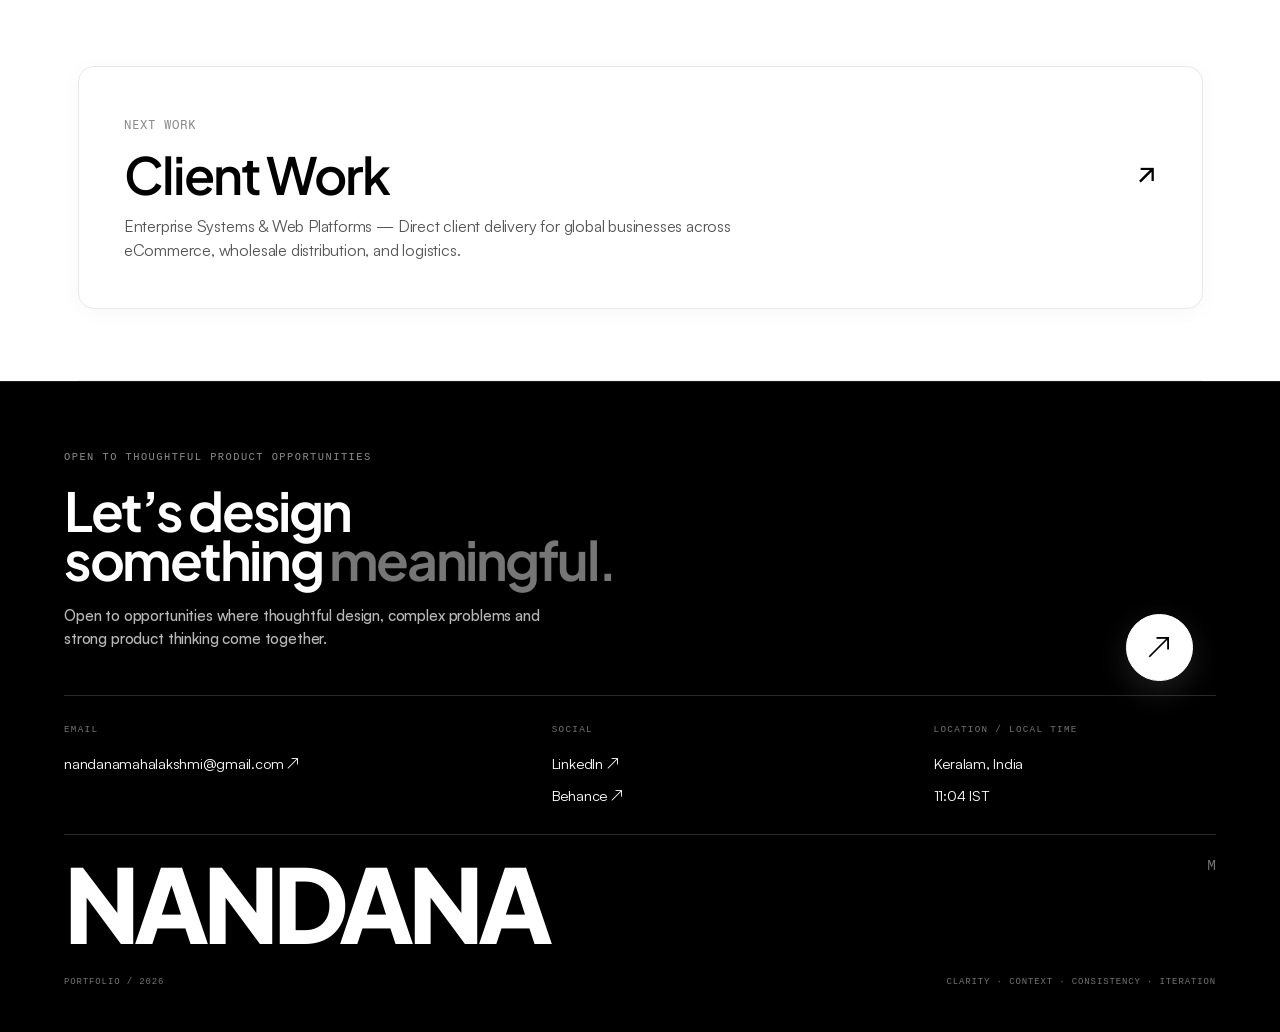
<file: cyllo.html>
<!doctype html>
<html lang="en">
<head>
  <meta charset="UTF-8">
  <meta name="viewport" content="width=device-width, initial-scale=1.0">
  <meta name="description" content="Cyllo Case Study — A Connected Open-Source Business Ecosystem by Nandana M.">
  <meta name="theme-color" content="#fafafa">
  <title>Cyllo — Nandana M</title>
  <link rel="preconnect" href="https://fonts.googleapis.com">
  <link rel="preconnect" href="https://fonts.gstatic.com" crossorigin>
  <link rel="preconnect" href="https://api.fontshare.com">
  <link href="https://api.fontshare.com/v2/css?f[]=satoshi@900,800,700,600,500,400,300,401,501,701,901&display=swap" rel="stylesheet">
  <link href="https://fonts.googleapis.com/css2?family=Fragment+Mono&amp;family=Plus+Jakarta+Sans:ital,wght@0,300..800;1,300..800&amp;display=swap" rel="stylesheet">
  <link rel="stylesheet" href="styles.css?v=4.8">
  <script src="assets/lenis.min.js" defer></script>
  <script src="script.js" defer></script>
</head>
<body>
  <div class="noise" aria-hidden="true"></div>
  <div class="cursor" aria-hidden="true"><span class="cursor-text">View</span></div>

  <!-- STICKY SITE HEADER (Always visible on case study pages) -->
  <header class="site-header always-visible">
    <div class="site-brand-group">
      <a class="site-brand" href="index.html#home" aria-label="Nandana — home">NANDANA</a>
    </div>
    <nav aria-label="Primary navigation">
      <a href="index.html#about" class="nav-link"><span>About</span></a>
      <a href="index.html#services" class="nav-link"><span>Services</span></a>
      <a href="index.html#work" class="nav-link active"><span>Work</span></a>
      <a href="index.html#experience" class="nav-link"><span>Resume</span></a>
    </nav>
    <div class="header-actions">
      <a class="header-contact" href="index.html#contact">Contact</a>
      <button class="menu-toggle" type="button" aria-label="Open menu" aria-expanded="false"><i></i><i></i></button>
    </div>
  </header>

  <!-- MOBILE MENU -->
  <div class="mobile-menu" aria-hidden="true">
    <nav aria-label="Mobile navigation">
      <a href="index.html#home"><small>00</small>Home</a>
      <a href="index.html#work"><small>01</small>Work</a>
      <a href="index.html#services"><small>02</small>Services</a>
      <a href="index.html#about"><small>03</small>About</a>
      <a href="index.html#experience"><small>04</small>Resume</a>
      <a href="index.html#contact"><small>05</small>Contact</a>
    </nav>
    <p>Product &amp; UI/UX Design</p>
  </div>

  <main class="velora-case-page">
    <!-- CASE HERO -->
    <section class="velora-case-hero">
      <div class="velora-hero-top-grid">
        <div class="velora-hero-intro-col">
          <h1 class="velora-case-title reveal">Cyllo</h1>
          <p class="velora-case-lede reveal">Making a complex ERP experience easier to understand</p>
          
          <div class="velora-case-actions reveal">
            <a href="https://cyllo.com/" target="_blank" rel="noopener" class="velora-live-btn">
              <span>View Live Site</span>
              <i>↗</i>
            </a>
          </div>
        </div>

        <div class="velora-hero-meta-col reveal">
          <div class="velora-hero-meta-item">
            <span class="meta-label">CLIENT</span>
            <span class="meta-value">Cyllo Open-Source ERP</span>
          </div>
          <div class="velora-hero-meta-item">
            <span class="meta-label">ROLE</span>
            <span class="meta-value">UI/UX Designer</span>
          </div>
          <div class="velora-hero-meta-item">
            <span class="meta-label">SERVICE</span>
            <span class="meta-value">Web &amp; Cloud Design</span>
          </div>
        </div>
      </div>

      <div class="velora-hero-image-wrap reveal">
        <img src="assets/cyllo-snippet-new.png" alt="Cyllo Open-Source ERP Platform Preview" width="1600" height="1192">
      </div>
    </section>

    <!-- SECTION 1: OVERVIEW -->
    <section class="velora-case-section">
      <div class="velora-section-left">
        <h2 class="velora-section-heading reveal">Overview</h2>
      </div>
      <div class="velora-section-right">
        <p class="velora-paragraph reveal">Cyllo is an open-source ERP platform that brings different business operations together in one connected ecosystem, including Cyllo AI.</p>
        <p class="velora-paragraph reveal">I worked on the overall Cyllo website, focusing on presenting its capabilities through a clear, professional, and approachable digital experience.</p>
      </div>
    </section>

    <!-- SECTION 2: BACKGROUND -->
    <section class="velora-case-section">
      <div class="velora-section-left">
        <h2 class="velora-section-heading reveal">Background</h2>
      </div>
      <div class="velora-section-right">
        <p class="velora-paragraph reveal">Cyllo brings together multiple business functions, making it important to communicate its capabilities without overwhelming visitors.</p>
        <p class="velora-paragraph reveal">My focus was to create a website that helps users understand the product through clear content and a consistent visual direction.</p>

      </div>
    </section>

    <!-- SECTION 3: DESIGN APPROACH -->
    <section class="velora-case-section">
      <div class="velora-section-left">
        <h2 class="velora-section-heading reveal">Design Approach</h2>
      </div>
      <div class="velora-section-right">
        <p class="velora-paragraph reveal">I collaborated with the Cyllo team and developers to understand the product before designing the website.</p>
        <p class="velora-paragraph reveal">I focused on clear hierarchy, structured content, generous spacing, and restrained motion to create a calm and intuitive experience.</p>
      </div>
    </section>

    <!-- SECTION 4: CYLLO AI & CLOUD -->
    <section class="velora-case-section">
      <div class="velora-section-left">
        <h2 class="velora-section-heading reveal">Cyllo AI &amp; Cloud</h2>
      </div>
      <div class="velora-section-right">
        <p class="velora-paragraph reveal">I worked on presenting Cyllo AI within the broader product experience and extending the visual direction to Cyllo Cloud, which was in development.</p>
      </div>
    </section>

    <!-- SECTION 5: CHALLENGES -->
    <section class="velora-case-section">
      <div class="velora-section-left">
        <h2 class="velora-section-heading reveal">Challenges</h2>
      </div>
      <div class="velora-section-right">
        <div class="velora-challenges-list reveal">
          <!-- Challenge 01 -->
          <div class="velora-challenge-card">
            <span class="velora-challenge-num">01 — Communicating Complexity</span>
            <h4 class="velora-challenge-title">Communicating Complexity</h4>
            <p class="velora-challenge-desc">Presenting multiple ERP capabilities clearly without making the website feel information-heavy.</p>
          </div>

          <!-- Challenge 02 -->
          <div class="velora-challenge-card">
            <span class="velora-challenge-num">02 — Visual Balance</span>
            <h4 class="velora-challenge-title">Visual Balance</h4>
            <p class="velora-challenge-desc">Creating a professional yet approachable experience with a clear visual hierarchy.</p>
          </div>

          <!-- Challenge 03 -->
          <div class="velora-challenge-card">
            <span class="velora-challenge-num">03 — Content Structure</span>
            <h4 class="velora-challenge-title">Content Structure</h4>
            <p class="velora-challenge-desc">Organizing product information into a natural flow so visitors can understand the platform more easily.</p>
          </div>
        </div>
      </div>
    </section>

    <!-- SECTION 6: OUTCOME -->
    <section class="velora-case-section">
      <div class="velora-section-left">
        <h2 class="velora-section-heading reveal">Outcome</h2>
      </div>
      <div class="velora-section-right">
        <p class="velora-paragraph reveal">The website brought Cyllo’s different capabilities together through a consistent visual language, clear content structure, and an approachable presentation.</p>
      </div>
    </section>

    <!-- SECTION 7: WHAT I LEARNED -->
    <section class="velora-case-section">
      <div class="velora-section-left">
        <h2 class="velora-section-heading reveal">What I Learned</h2>
      </div>
      <div class="velora-section-right">
        <p class="velora-paragraph reveal">Cyllo helped me understand how visual hierarchy, content structure, and thoughtful design can make complex products easier to understand.</p>
      </div>
    </section>

    <!-- NEXT WORK CARD -->
    <section class="velora-next-work-wrap">
      <a class="velora-next-card reveal" href="client-work.html" aria-label="Explore next project: Direct Client Delivery Systems">
        <span class="velora-next-chip">NEXT WORK</span>
        <div class="velora-next-title-row">
          <h3 class="velora-next-title">Client Work</h3>
          <span class="velora-next-arrow">↗</span>
        </div>
        <p class="velora-next-desc">Enterprise Systems &amp; Web Platforms — Direct client delivery for global businesses across eCommerce, wholesale distribution, and logistics.</p>
      </a>
    </section>
  </main>

  <!-- COMPACT MAIN FOOTER -->
  <footer class="footer subpage-footer" id="contact">
    <div class="footer-top">
      <p class="reveal">OPEN TO THOUGHTFUL PRODUCT OPPORTUNITIES</p>
      <h2 class="reveal">Let’s design<br>something <em>meaningful.</em></h2>
      <p class="footer-copy reveal">Open to opportunities where thoughtful design, complex problems and strong product thinking come together.</p>
      <a class="mail-button reveal" href="mailto:nandanamahalakshmi@gmail.com" aria-label="Email Nandana M">↗</a>
    </div>
    <div class="footer-grid">
      <div><small>EMAIL</small><a href="mailto:nandanamahalakshmi@gmail.com">nandanamahalakshmi@gmail.com ↗</a></div>
      <div><small>SOCIAL</small><a href="https://www.linkedin.com/in/nandana-m-75a548240/" target="_blank" rel="noreferrer">LinkedIn ↗</a><a href="https://www.behance.net/nandanam2" target="_blank" rel="noreferrer">Behance ↗</a></div>
      <div><small>LOCATION / LOCAL TIME</small><p>Keralam, India</p><p><span id="localTime">--:--</span> IST</p></div>
    </div>
    <div class="footer-name" aria-label="Nandana M">NANDANA<span>M</span></div>
    <div class="footer-note"><span>PORTFOLIO / 2026</span><span>CLARITY · CONTEXT · CONSISTENCY · ITERATION</span></div>
  </footer>
</body>
</html>
</file>
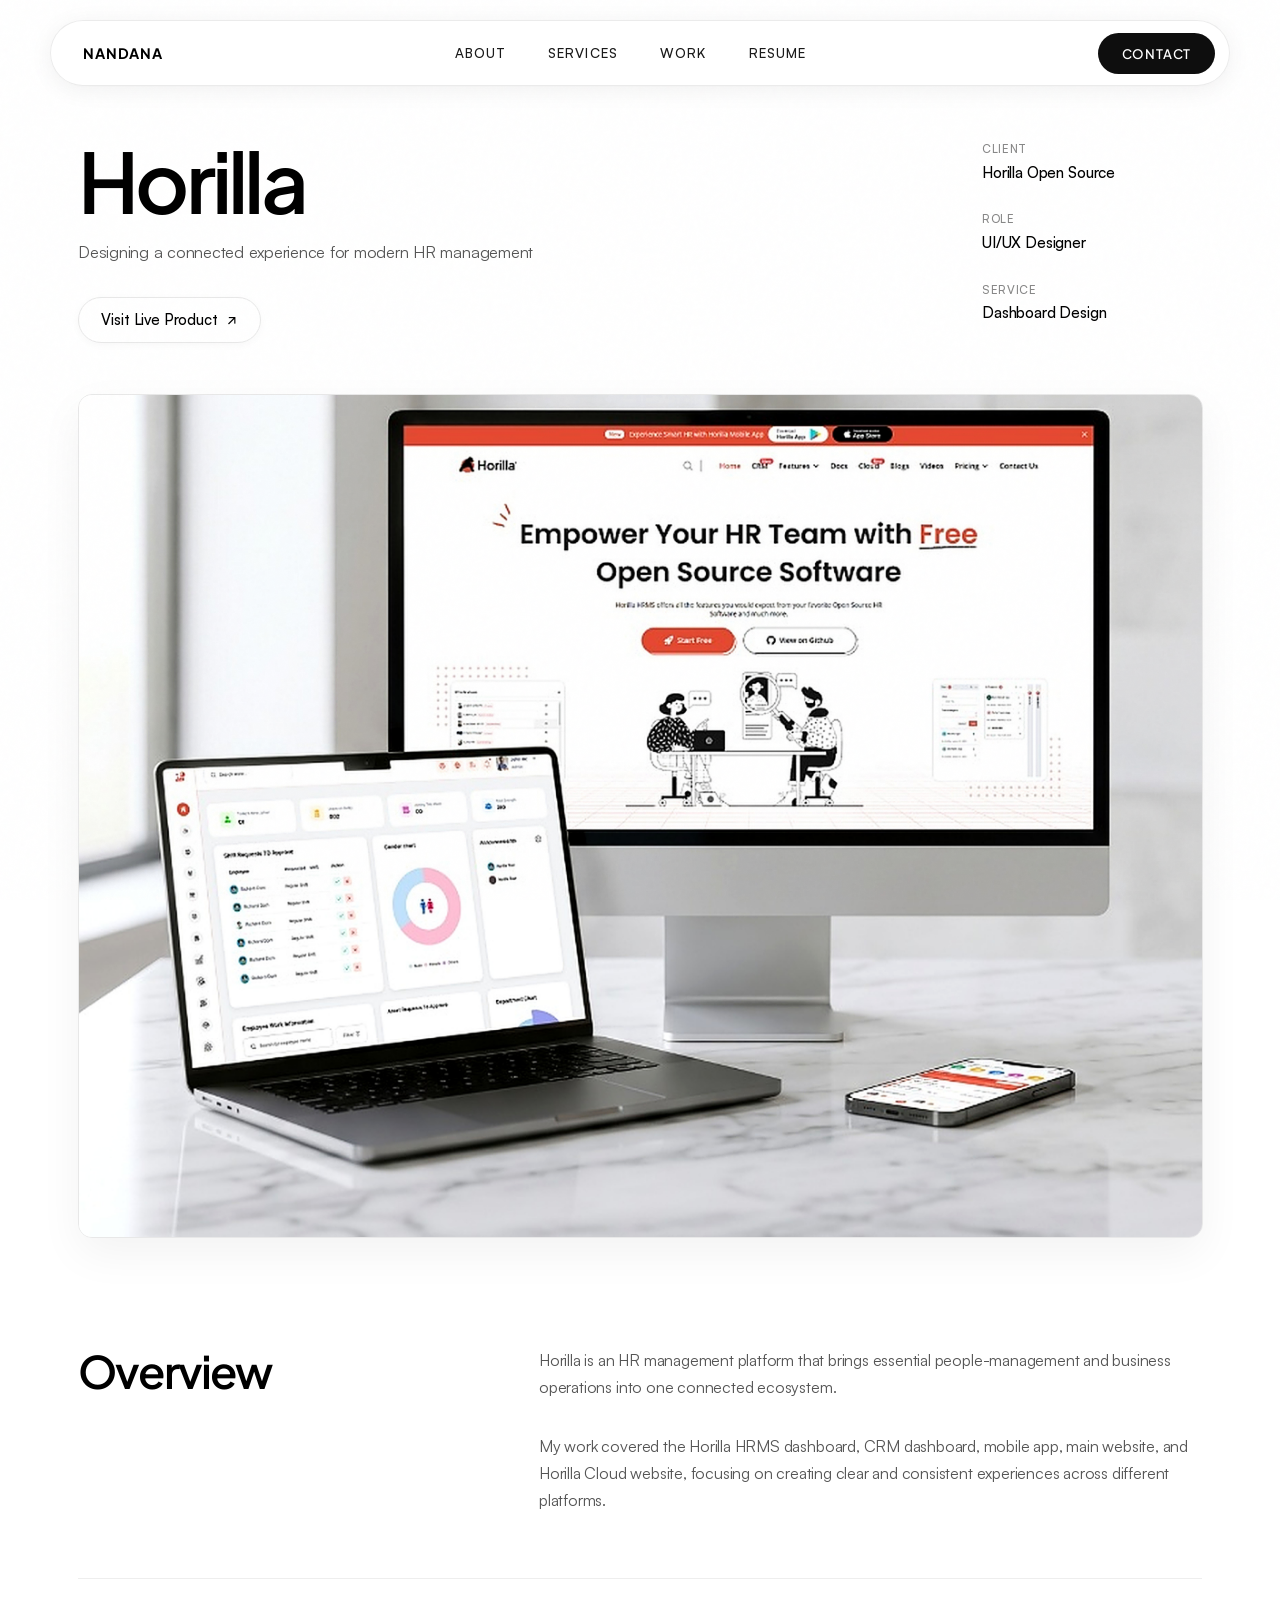
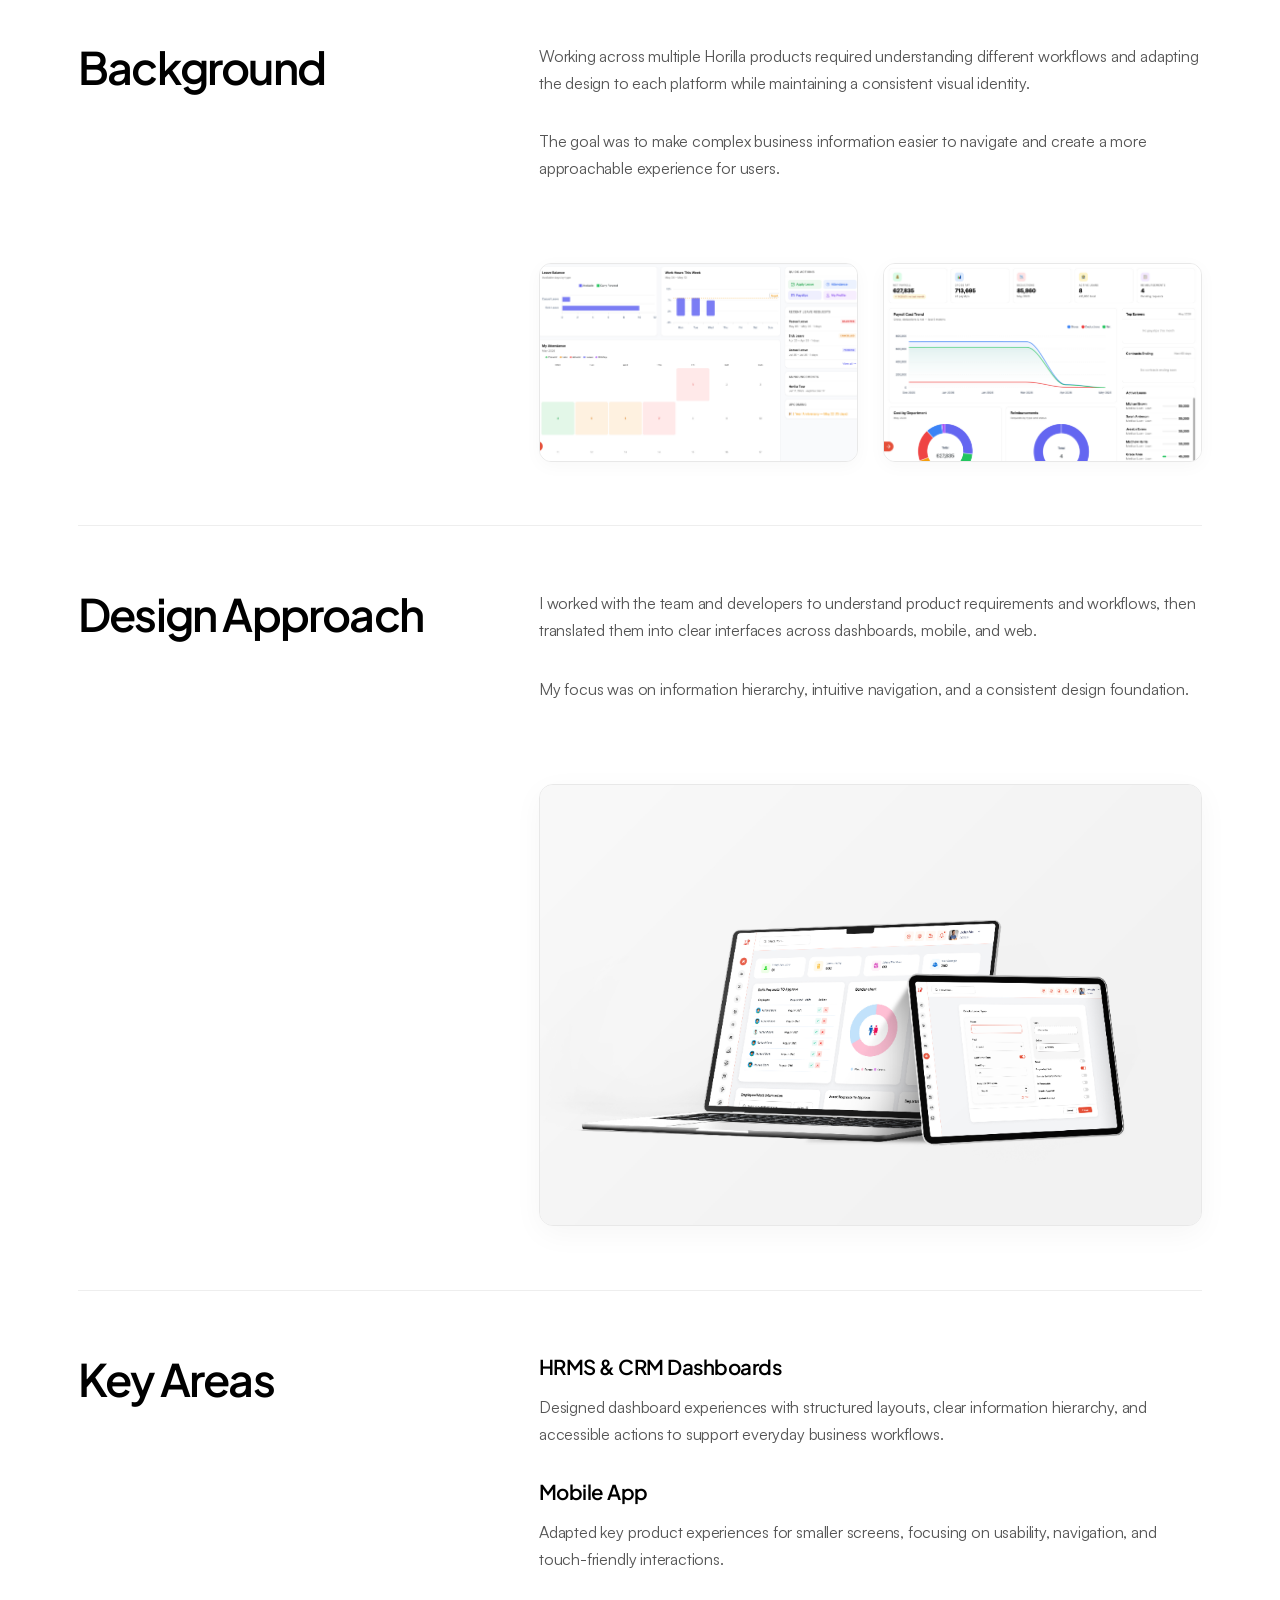
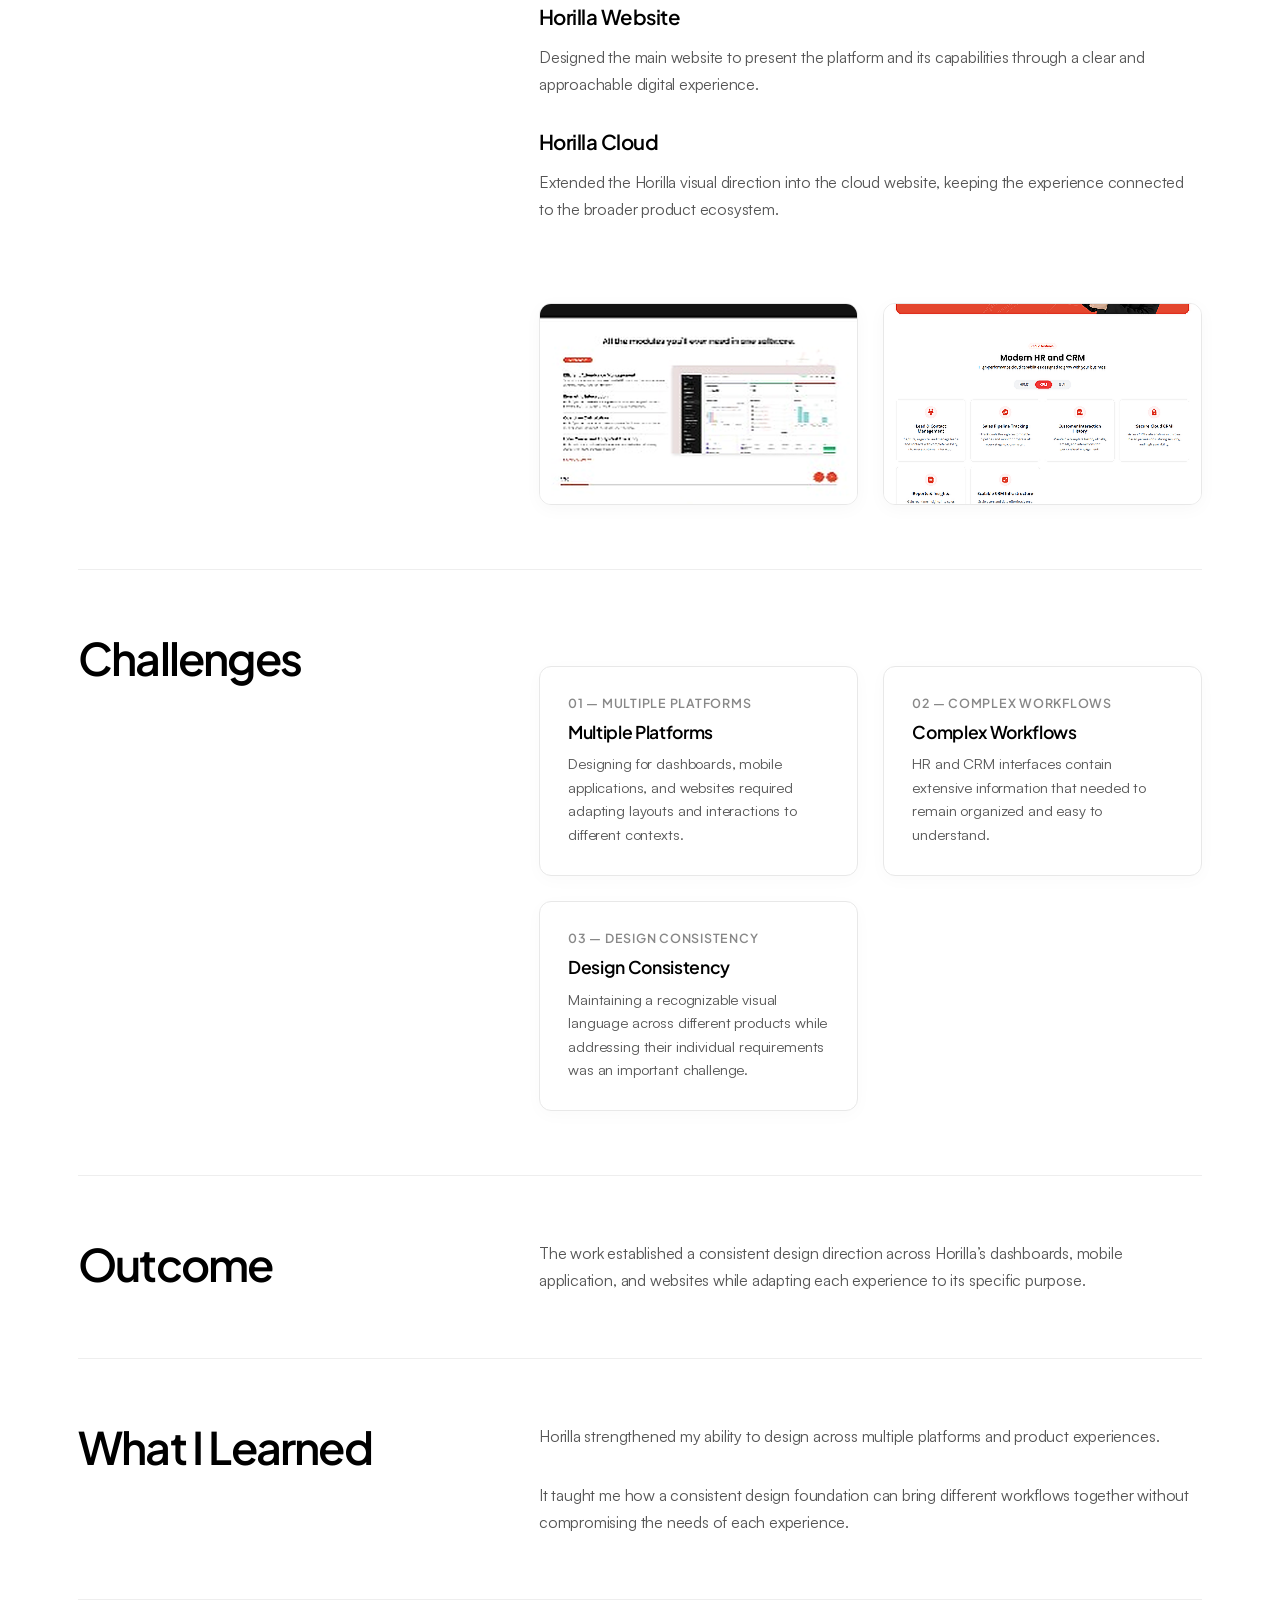
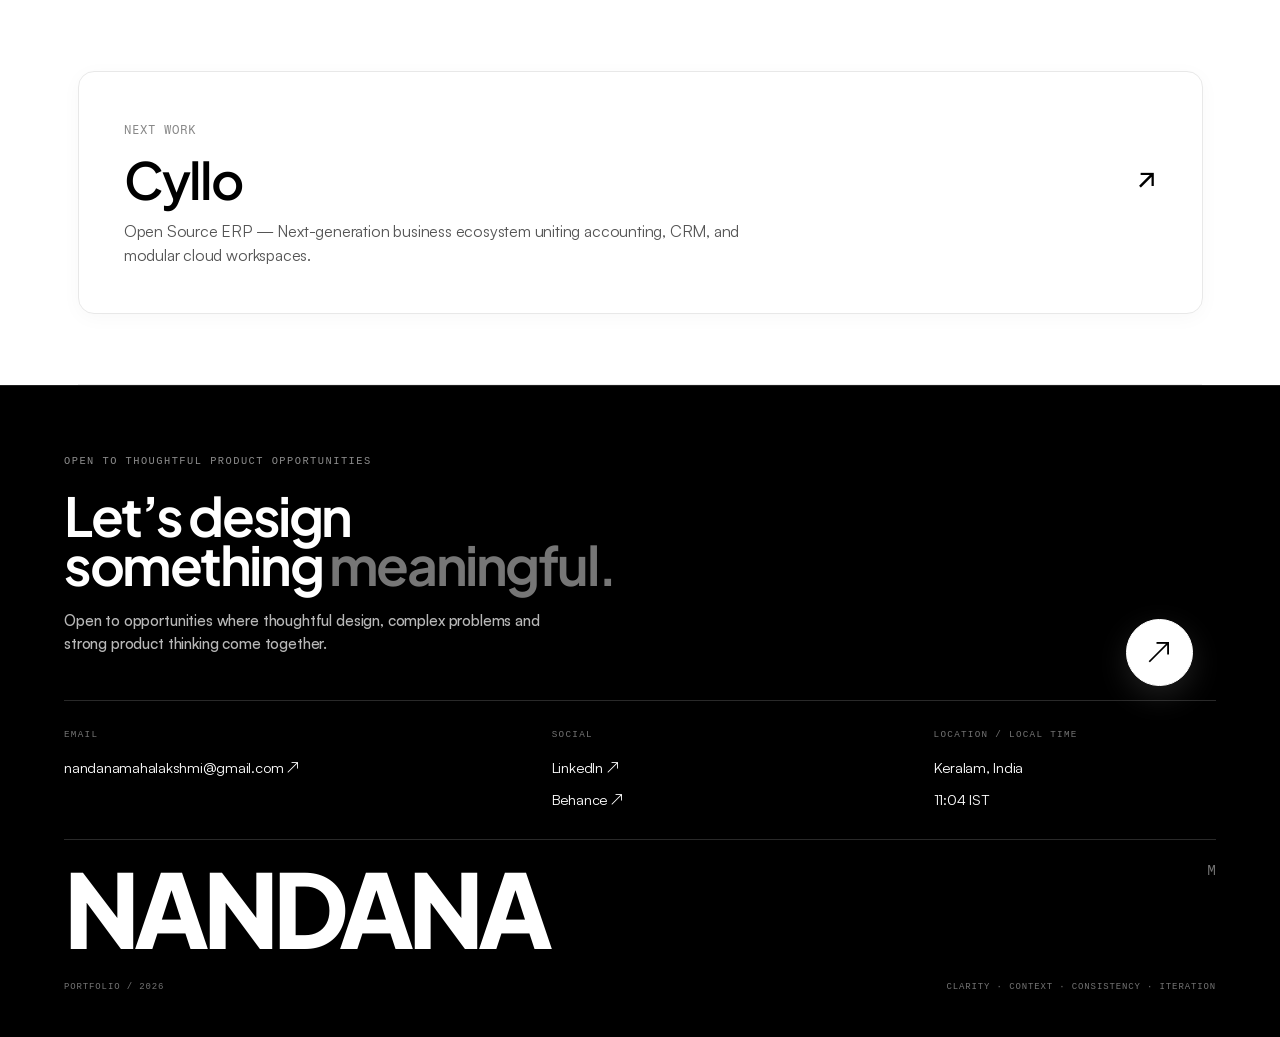
<file: horilla.html>
<!doctype html>
<html lang="en">
<head>
  <meta charset="UTF-8">
  <meta name="viewport" content="width=device-width, initial-scale=1.0">
  <meta name="description" content="Horilla Case Study — Next-Generation Open Source HR Software by Nandana M.">
  <meta name="theme-color" content="#fafafa">
  <title>Horilla — Nandana M</title>
  <link rel="preconnect" href="https://fonts.googleapis.com">
  <link rel="preconnect" href="https://fonts.gstatic.com" crossorigin>
  <link rel="preconnect" href="https://api.fontshare.com">
  <link href="https://api.fontshare.com/v2/css?f[]=satoshi@900,800,700,600,500,400,300,401,501,701,901&display=swap" rel="stylesheet">
  <link href="https://fonts.googleapis.com/css2?family=Fragment+Mono&amp;family=Plus+Jakarta+Sans:ital,wght@0,300..800;1,300..800&amp;display=swap" rel="stylesheet">
  <link rel="stylesheet" href="styles.css?v=4.8">
  <script src="assets/lenis.min.js" defer></script>
  <script src="script.js" defer></script>
</head>
<body>
  <div class="noise" aria-hidden="true"></div>
  <div class="cursor" aria-hidden="true"><span class="cursor-text">View</span></div>

  <!-- STICKY SITE HEADER (Always visible on case study pages) -->
  <header class="site-header always-visible">
    <div class="site-brand-group">
      <a class="site-brand" href="index.html#home" aria-label="Nandana — home">NANDANA</a>
    </div>
    <nav aria-label="Primary navigation">
      <a href="index.html#about" class="nav-link"><span>About</span></a>
      <a href="index.html#services" class="nav-link"><span>Services</span></a>
      <a href="index.html#work" class="nav-link active"><span>Work</span></a>
      <a href="index.html#experience" class="nav-link"><span>Resume</span></a>
    </nav>
    <div class="header-actions">
      <a class="header-contact" href="index.html#contact">Contact</a>
      <button class="menu-toggle" type="button" aria-label="Open menu" aria-expanded="false"><i></i><i></i></button>
    </div>
  </header>

  <!-- MOBILE MENU -->
  <div class="mobile-menu" aria-hidden="true">
    <nav aria-label="Mobile navigation">
      <a href="index.html#home"><small>00</small>Home</a>
      <a href="index.html#work"><small>01</small>Work</a>
      <a href="index.html#services"><small>02</small>Services</a>
      <a href="index.html#about"><small>03</small>About</a>
      <a href="index.html#experience"><small>04</small>Resume</a>
      <a href="index.html#contact"><small>05</small>Contact</a>
    </nav>
    <p>Product &amp; UI/UX Design</p>
  </div>

  <main class="velora-case-page">
    <!-- CASE HERO -->
    <section class="velora-case-hero">
      <div class="velora-hero-top-grid">
        <div class="velora-hero-intro-col">
          <h1 class="velora-case-title reveal">Horilla</h1>
          <p class="velora-case-lede reveal">Designing a connected experience for modern HR management</p>
          
          <div class="velora-case-actions reveal">
            <a href="https://cloud.horilla.com/" target="_blank" rel="noopener" class="velora-live-btn">
              <span>Visit Live Product</span>
              <i>↗</i>
            </a>
          </div>
        </div>

        <div class="velora-hero-meta-col reveal">
          <div class="velora-hero-meta-item">
            <span class="meta-label">CLIENT</span>
            <span class="meta-value">Horilla Open Source</span>
          </div>
          <div class="velora-hero-meta-item">
            <span class="meta-label">ROLE</span>
            <span class="meta-value">UI/UX Designer</span>
          </div>
          <div class="velora-hero-meta-item">
            <span class="meta-label">SERVICE</span>
            <span class="meta-value">Dashboard Design</span>
          </div>
        </div>
      </div>

      <div class="velora-hero-image-wrap reveal">
        <img src="assets/horilla-snippet-cropped.jpg" alt="Horilla HR Management Platform UI Preview" width="2472" height="1854">
      </div>
    </section>

    <!-- SECTION 1: OVERVIEW -->
    <section class="velora-case-section">
      <div class="velora-section-left">
        <h2 class="velora-section-heading reveal">Overview</h2>
      </div>
      <div class="velora-section-right">
        <p class="velora-paragraph reveal">Horilla is an HR management platform that brings essential people-management and business operations into one connected ecosystem.</p>
        <p class="velora-paragraph reveal">My work covered the Horilla HRMS dashboard, CRM dashboard, mobile app, main website, and Horilla Cloud website, focusing on creating clear and consistent experiences across different platforms.</p>
      </div>
    </section>

    <!-- SECTION 2: BACKGROUND -->
    <section class="velora-case-section">
      <div class="velora-section-left">
        <h2 class="velora-section-heading reveal">Background</h2>
      </div>
      <div class="velora-section-right">
        <p class="velora-paragraph reveal">Working across multiple Horilla products required understanding different workflows and adapting the design to each platform while maintaining a consistent visual identity.</p>
        <p class="velora-paragraph reveal">The goal was to make complex business information easier to navigate and create a more approachable experience for users.</p>

        <!-- 2-COL MEDIA GALLERY -->
        <div class="velora-media-gallery velora-gallery-2col reveal">
          <div class="velora-media-card">
            <img src="assets/horilla-employee.png" alt="Horilla HRMS Employee Directory" loading="lazy" width="800" height="600">
          </div>
          <div class="velora-media-card">
            <img src="assets/horilla-payroll.png" alt="Horilla Payroll and Compensation" loading="lazy" width="800" height="600">
          </div>
        </div>
      </div>
    </section>

    <!-- SECTION 3: DESIGN APPROACH -->
    <section class="velora-case-section">
      <div class="velora-section-left">
        <h2 class="velora-section-heading reveal">Design Approach</h2>
      </div>
      <div class="velora-section-right">
        <p class="velora-paragraph reveal">I worked with the team and developers to understand product requirements and workflows, then translated them into clear interfaces across dashboards, mobile, and web.</p>
        <p class="velora-paragraph reveal">My focus was on information hierarchy, intuitive navigation, and a consistent design foundation.</p>

        <!-- FULL-WIDTH SHOWCASE MEDIA -->
        <div class="velora-media-full reveal">
          <img src="assets/horilla-mockup.png" alt="Horilla Multi-Device Workspace Showcase Mockup" loading="lazy" width="1024" height="682">
        </div>
      </div>
    </section>

    <!-- SECTION 4: KEY AREAS -->
    <section class="velora-case-section">
      <div class="velora-section-left">
        <h2 class="velora-section-heading reveal">Key Areas</h2>
      </div>
      <div class="velora-section-right">
        <h3 class="velora-subheading reveal">HRMS &amp; CRM Dashboards</h3>
        <p class="velora-paragraph reveal">Designed dashboard experiences with structured layouts, clear information hierarchy, and accessible actions to support everyday business workflows.</p>

        <h3 class="velora-subheading reveal">Mobile App</h3>
        <p class="velora-paragraph reveal">Adapted key product experiences for smaller screens, focusing on usability, navigation, and touch-friendly interactions.</p>

        <h3 class="velora-subheading reveal">Horilla Website</h3>
        <p class="velora-paragraph reveal">Designed the main website to present the platform and its capabilities through a clear and approachable digital experience.</p>

        <h3 class="velora-subheading reveal">Horilla Cloud</h3>
        <p class="velora-paragraph reveal">Extended the Horilla visual direction into the cloud website, keeping the experience connected to the broader product ecosystem.</p>

        <!-- WEB & CLOUD PLATFORMS GALLERY -->
        <div class="velora-media-gallery velora-gallery-2col reveal">
          <div class="velora-media-card">
            <img src="assets/horilla-web-modules.png" alt="Horilla Open Source Web Suite and Module Hub" loading="lazy" width="1200" height="711">
          </div>
          <div class="velora-media-card">
            <img src="assets/horilla-cloud-crm.png" alt="Horilla Cloud Modern HR and CRM Platform" loading="lazy" width="1200" height="757">
          </div>
        </div>
      </div>
    </section>

    <!-- SECTION 5: CHALLENGES -->
    <section class="velora-case-section">
      <div class="velora-section-left">
        <h2 class="velora-section-heading reveal">Challenges</h2>
      </div>
      <div class="velora-section-right">
        <div class="velora-challenges-list reveal">
          <!-- Challenge 01 -->
          <div class="velora-challenge-card">
            <span class="velora-challenge-num">01 — Multiple Platforms</span>
            <h4 class="velora-challenge-title">Multiple Platforms</h4>
            <p class="velora-challenge-desc">Designing for dashboards, mobile applications, and websites required adapting layouts and interactions to different contexts.</p>
          </div>

          <!-- Challenge 02 -->
          <div class="velora-challenge-card">
            <span class="velora-challenge-num">02 — Complex Workflows</span>
            <h4 class="velora-challenge-title">Complex Workflows</h4>
            <p class="velora-challenge-desc">HR and CRM interfaces contain extensive information that needed to remain organized and easy to understand.</p>
          </div>

          <!-- Challenge 03 -->
          <div class="velora-challenge-card">
            <span class="velora-challenge-num">03 — Design Consistency</span>
            <h4 class="velora-challenge-title">Design Consistency</h4>
            <p class="velora-challenge-desc">Maintaining a recognizable visual language across different products while addressing their individual requirements was an important challenge.</p>
          </div>
        </div>
      </div>
    </section>

    <!-- SECTION 6: OUTCOME -->
    <section class="velora-case-section">
      <div class="velora-section-left">
        <h2 class="velora-section-heading reveal">Outcome</h2>
      </div>
      <div class="velora-section-right">
        <p class="velora-paragraph reveal">The work established a consistent design direction across Horilla’s dashboards, mobile application, and websites while adapting each experience to its specific purpose.</p>
      </div>
    </section>

    <!-- SECTION 7: WHAT I LEARNED -->
    <section class="velora-case-section">
      <div class="velora-section-left">
        <h2 class="velora-section-heading reveal">What I Learned</h2>
      </div>
      <div class="velora-section-right">
        <p class="velora-paragraph reveal">Horilla strengthened my ability to design across multiple platforms and product experiences.</p>
        <p class="velora-paragraph reveal">It taught me how a consistent design foundation can bring different workflows together without compromising the needs of each experience.</p>
      </div>
    </section>

    <!-- NEXT WORK CARD -->
    <section class="velora-next-work-wrap">
      <a class="velora-next-card reveal" href="cyllo.html" aria-label="Explore next project: Cyllo Open Source ERP">
        <span class="velora-next-chip">NEXT WORK</span>
        <div class="velora-next-title-row">
          <h3 class="velora-next-title">Cyllo</h3>
          <span class="velora-next-arrow">↗</span>
        </div>
        <p class="velora-next-desc">Open Source ERP — Next-generation business ecosystem uniting accounting, CRM, and modular cloud workspaces.</p>
      </a>
    </section>
  </main>

  <!-- COMPACT MAIN FOOTER -->
  <footer class="footer subpage-footer" id="contact">
    <div class="footer-top">
      <p class="reveal">OPEN TO THOUGHTFUL PRODUCT OPPORTUNITIES</p>
      <h2 class="reveal">Let’s design<br>something <em>meaningful.</em></h2>
      <p class="footer-copy reveal">Open to opportunities where thoughtful design, complex problems and strong product thinking come together.</p>
      <a class="mail-button reveal" href="mailto:nandanamahalakshmi@gmail.com" aria-label="Email Nandana M">↗</a>
    </div>
    <div class="footer-grid">
      <div><small>EMAIL</small><a href="mailto:nandanamahalakshmi@gmail.com">nandanamahalakshmi@gmail.com ↗</a></div>
      <div><small>SOCIAL</small><a href="https://www.linkedin.com/in/nandana-m-75a548240/" target="_blank" rel="noreferrer">LinkedIn ↗</a><a href="https://www.behance.net/nandanam2" target="_blank" rel="noreferrer">Behance ↗</a></div>
      <div><small>LOCATION / LOCAL TIME</small><p>Keralam, India</p><p><span id="localTime">--:--</span> IST</p></div>
    </div>
    <div class="footer-name" aria-label="Nandana M">NANDANA<span>M</span></div>
    <div class="footer-note"><span>PORTFOLIO / 2026</span><span>CLARITY · CONTEXT · CONSISTENCY · ITERATION</span></div>
  </footer>
</body>
</html>
</file>
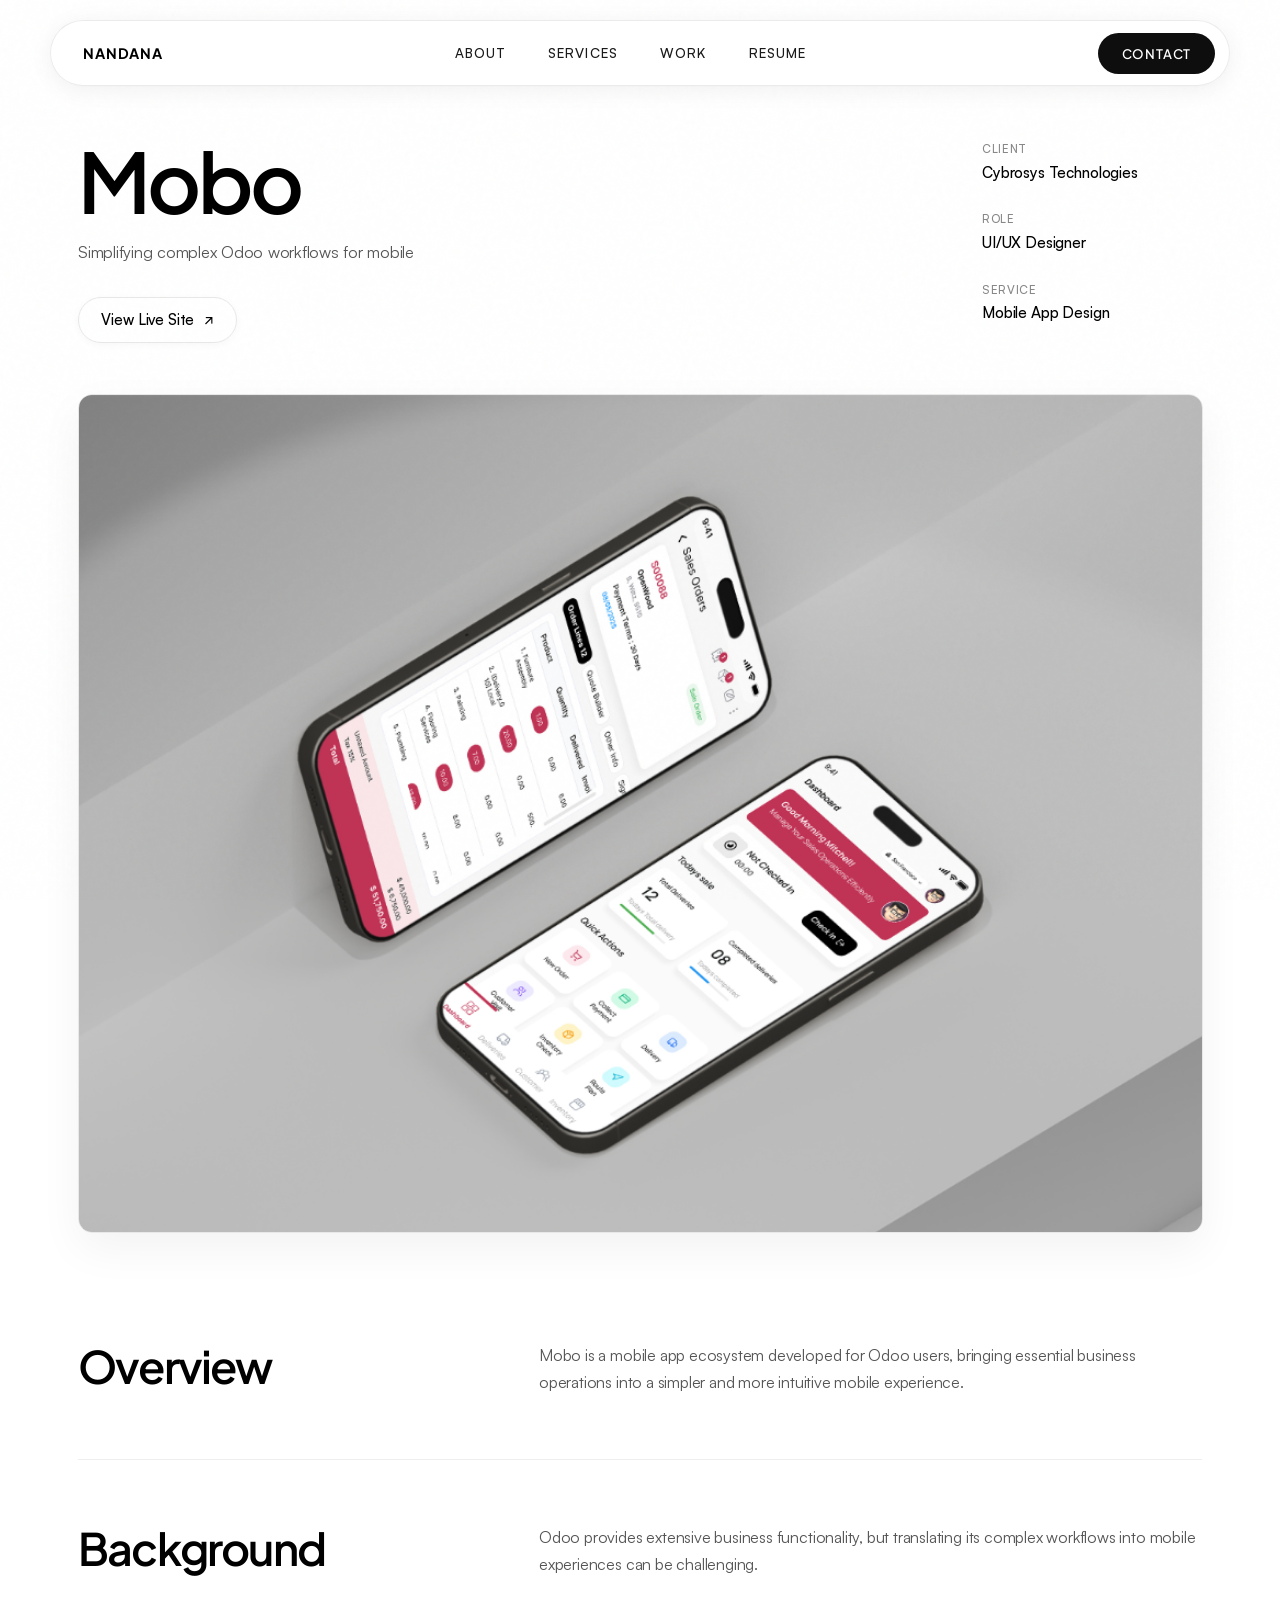
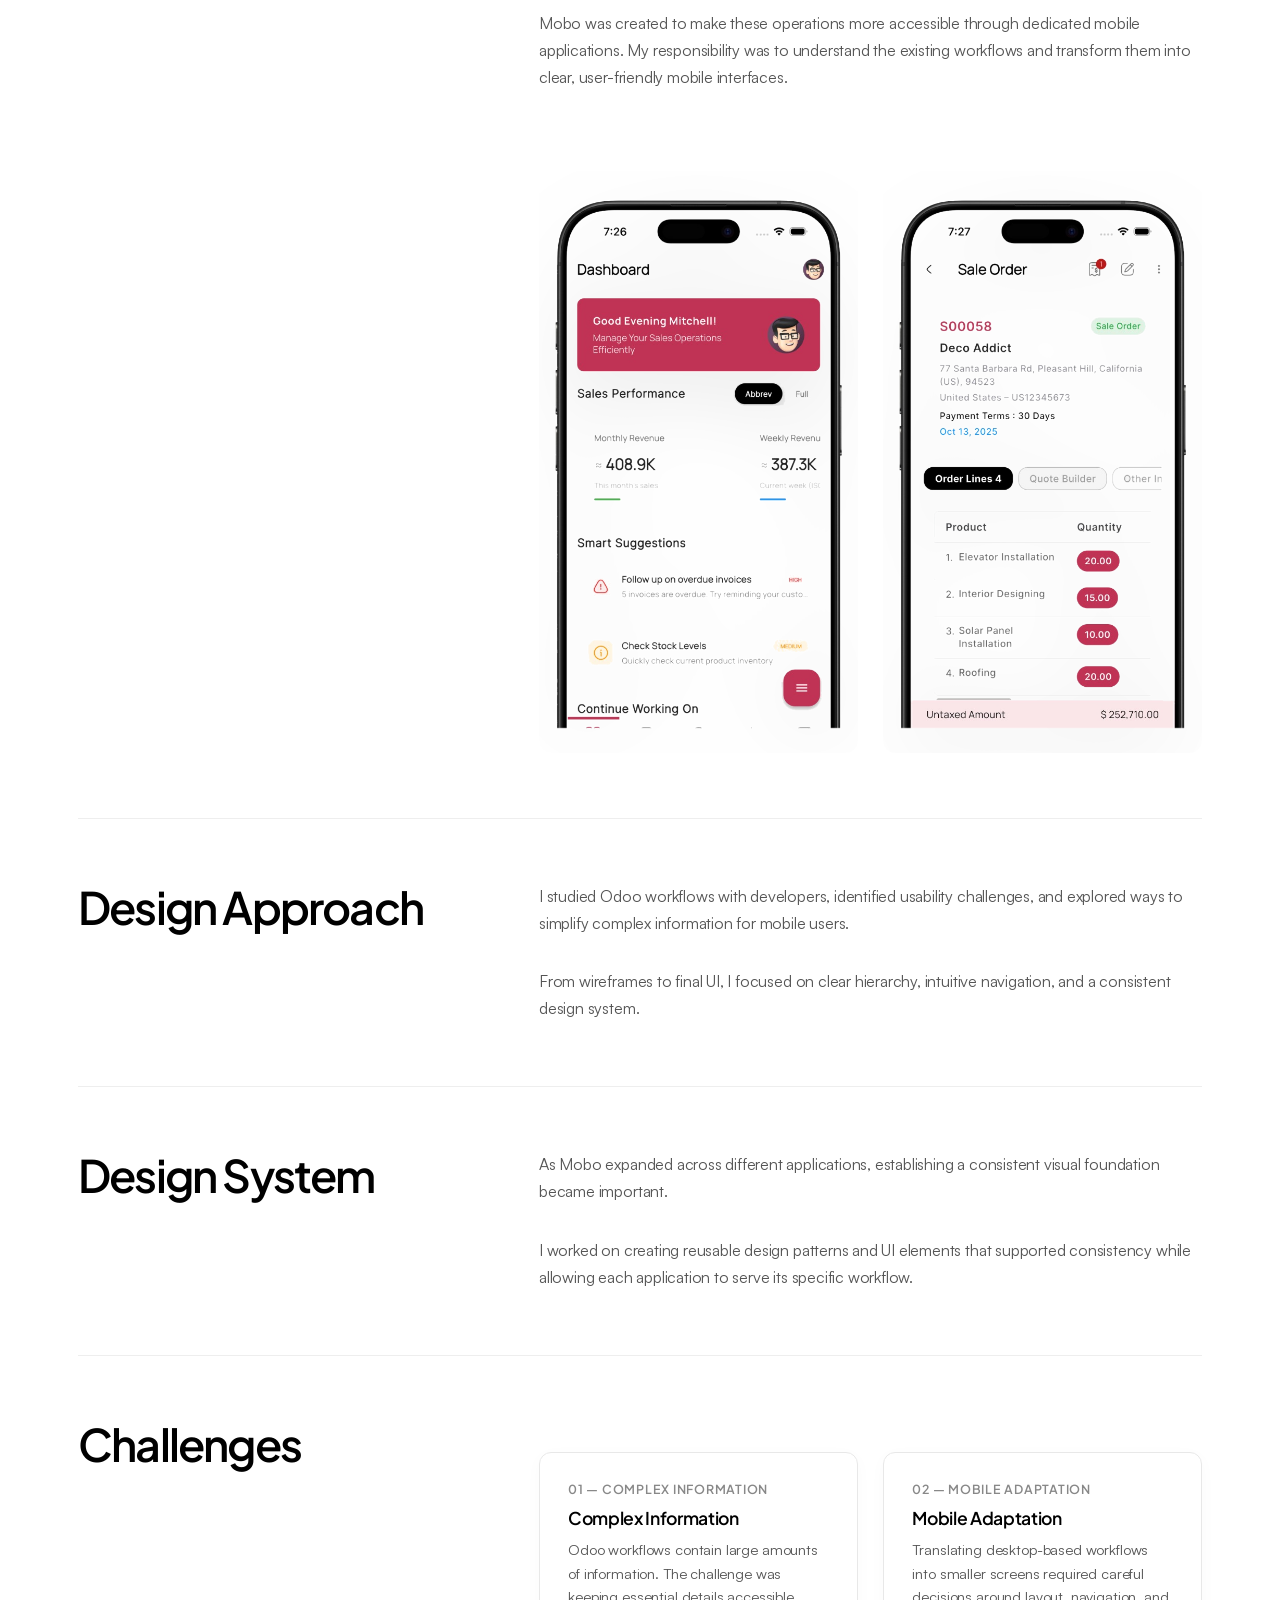
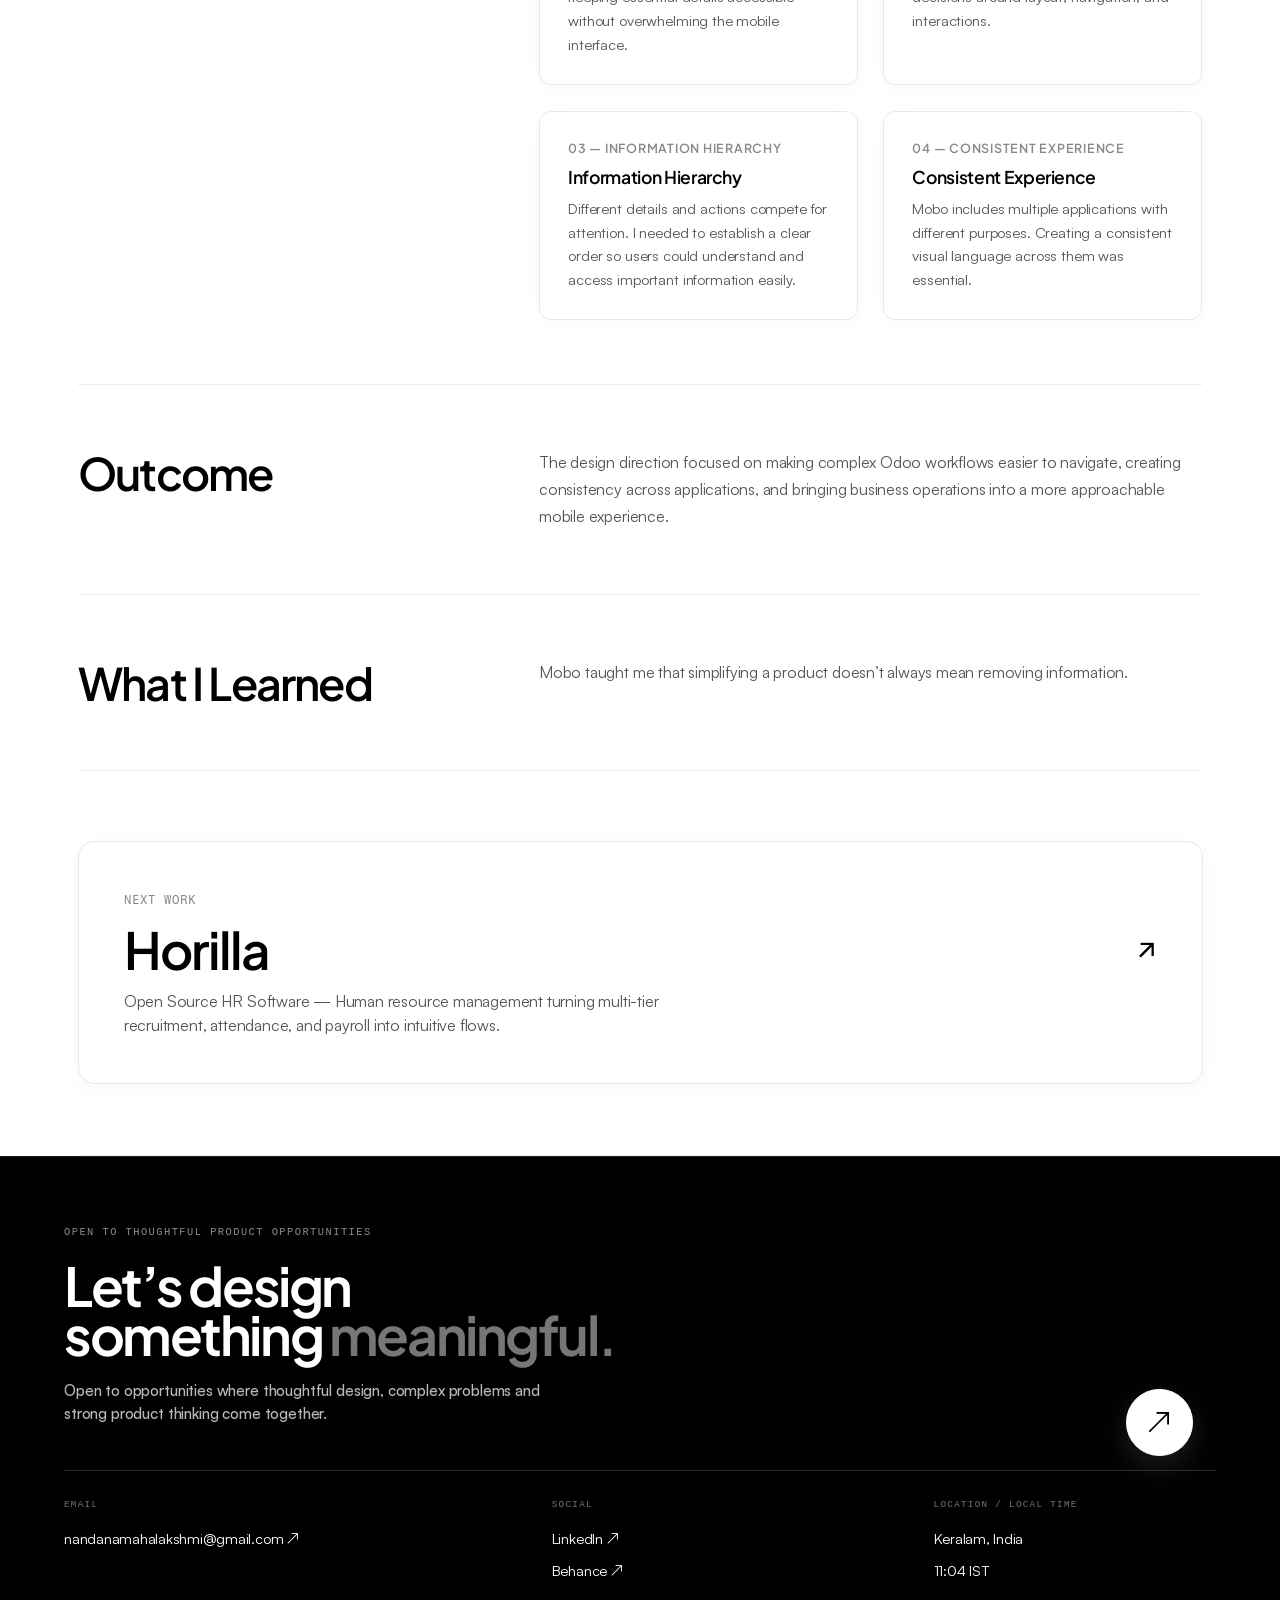
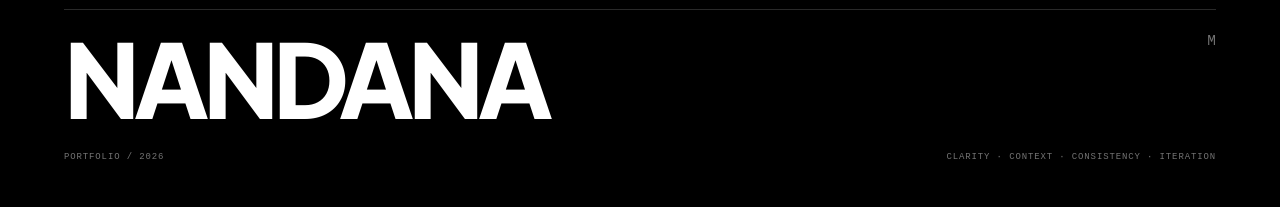
<file: mobo.html>
<!doctype html>
<html lang="en">
<head>
  <meta charset="UTF-8">
  <meta name="viewport" content="width=device-width, initial-scale=1.0">
  <meta name="description" content="Mobo Case Study — Designing a Mobile Ecosystem for Complex Odoo Business Workflows by Nandana M.">
  <meta name="theme-color" content="#fafafa">
  <title>Mobo — Nandana M</title>
  <link rel="preconnect" href="https://fonts.googleapis.com">
  <link rel="preconnect" href="https://fonts.gstatic.com" crossorigin>
  <link rel="preconnect" href="https://api.fontshare.com">
  <link href="https://api.fontshare.com/v2/css?f[]=satoshi@900,800,700,600,500,400,300,401,501,701,901&display=swap" rel="stylesheet">
  <link href="https://fonts.googleapis.com/css2?family=Fragment+Mono&amp;family=Plus+Jakarta+Sans:ital,wght@0,300..800;1,300..800&amp;display=swap" rel="stylesheet">
  <link rel="stylesheet" href="styles.css?v=4.8">
  <script src="assets/lenis.min.js" defer></script>
  <script src="script.js" defer></script>
</head>
<body>
  <div class="noise" aria-hidden="true"></div>
  <div class="cursor" aria-hidden="true"><span class="cursor-text">View</span></div>

  <!-- STICKY SITE HEADER (Always visible on case study pages) -->
  <header class="site-header always-visible">
    <div class="site-brand-group">
      <a class="site-brand" href="index.html#home" aria-label="Nandana — home">NANDANA</a>
    </div>
    <nav aria-label="Primary navigation">
      <a href="index.html#about" class="nav-link"><span>About</span></a>
      <a href="index.html#services" class="nav-link"><span>Services</span></a>
      <a href="index.html#work" class="nav-link active"><span>Work</span></a>
      <a href="index.html#experience" class="nav-link"><span>Resume</span></a>
    </nav>
    <div class="header-actions">
      <a class="header-contact" href="index.html#contact">Contact</a>
      <button class="menu-toggle" type="button" aria-label="Open menu" aria-expanded="false"><i></i><i></i></button>
    </div>
  </header>

  <!-- MOBILE MENU -->
  <div class="mobile-menu" aria-hidden="true">
    <nav aria-label="Mobile navigation">
      <a href="index.html#home"><small>00</small>Home</a>
      <a href="index.html#work"><small>01</small>Work</a>
      <a href="index.html#services"><small>02</small>Services</a>
      <a href="index.html#about"><small>03</small>About</a>
      <a href="index.html#experience"><small>04</small>Resume</a>
      <a href="index.html#contact"><small>05</small>Contact</a>
    </nav>
    <p>Product &amp; UI/UX Design</p>
  </div>

  <main class="velora-case-page">
    <!-- CASE HERO -->
    <section class="velora-case-hero">
      <div class="velora-hero-top-grid">
        <div class="velora-hero-intro-col">
          <h1 class="velora-case-title reveal">Mobo</h1>
          <p class="velora-case-lede reveal">Simplifying complex Odoo workflows for mobile</p>
          
          <div class="velora-case-actions reveal">
            <a href="https://www.cybrosys.com/mobo/" target="_blank" rel="noopener" class="velora-live-btn">
              <span>View Live Site</span>
              <i>↗</i>
            </a>
          </div>
        </div>

        <div class="velora-hero-meta-col reveal">
          <div class="velora-hero-meta-item">
            <span class="meta-label">CLIENT</span>
            <span class="meta-value">Cybrosys Technologies</span>
          </div>
          <div class="velora-hero-meta-item">
            <span class="meta-label">ROLE</span>
            <span class="meta-value">UI/UX Designer</span>
          </div>
          <div class="velora-hero-meta-item">
            <span class="meta-label">SERVICE</span>
            <span class="meta-value">Mobile App Design</span>
          </div>
        </div>
      </div>

      <div class="velora-hero-image-wrap reveal">
        <img src="assets/mobo-snippet-new.png" alt="Mobo Mobile Ecosystem Platform Preview" width="1600" height="1192">
      </div>
    </section>

    <!-- SECTION 1: OVERVIEW -->
    <section class="velora-case-section">
      <div class="velora-section-left">
        <h2 class="velora-section-heading reveal">Overview</h2>
      </div>
      <div class="velora-section-right">
        <p class="velora-paragraph reveal">Mobo is a mobile app ecosystem developed for Odoo users, bringing essential business operations into a simpler and more intuitive mobile experience.</p>
      </div>
    </section>

    <!-- SECTION 2: BACKGROUND -->
    <section class="velora-case-section">
      <div class="velora-section-left">
        <h2 class="velora-section-heading reveal">Background</h2>
      </div>
      <div class="velora-section-right">
        <p class="velora-paragraph reveal">Odoo provides extensive business functionality, but translating its complex workflows into mobile experiences can be challenging.</p>
        <p class="velora-paragraph reveal">Mobo was created to make these operations more accessible through dedicated mobile applications. My responsibility was to understand the existing workflows and transform them into clear, user-friendly mobile interfaces.</p>

        <!-- 2-COL MEDIA GALLERY -->
        <div class="velora-media-gallery velora-gallery-2col reveal">
          <div class="velora-media-card phone-card">
            <img src="assets/mobo-screen-1-clean.png" alt="Mobo Sales Order Progressive Disclosure UI" loading="lazy" width="800" height="1000">
          </div>
          <div class="velora-media-card phone-card">
            <img src="assets/mobo-screen-2.png" alt="Mobo Inventory & Barcode Flow" loading="lazy" width="800" height="1000">
          </div>
        </div>
      </div>
    </section>

    <!-- SECTION 3: DESIGN APPROACH -->
    <section class="velora-case-section">
      <div class="velora-section-left">
        <h2 class="velora-section-heading reveal">Design Approach</h2>
      </div>
      <div class="velora-section-right">
        <p class="velora-paragraph reveal">I studied Odoo workflows with developers, identified usability challenges, and explored ways to simplify complex information for mobile users.</p>
        <p class="velora-paragraph reveal">From wireframes to final UI, I focused on clear hierarchy, intuitive navigation, and a consistent design system.</p>
      </div>
    </section>

    <!-- SECTION 4: DESIGN SYSTEM -->
    <section class="velora-case-section">
      <div class="velora-section-left">
        <h2 class="velora-section-heading reveal">Design System</h2>
      </div>
      <div class="velora-section-right">
        <p class="velora-paragraph reveal">As Mobo expanded across different applications, establishing a consistent visual foundation became important.</p>
        <p class="velora-paragraph reveal">I worked on creating reusable design patterns and UI elements that supported consistency while allowing each application to serve its specific workflow.</p>
      </div>
    </section>

    <!-- SECTION 5: CHALLENGES -->
    <section class="velora-case-section">
      <div class="velora-section-left">
        <h2 class="velora-section-heading reveal">Challenges</h2>
      </div>
      <div class="velora-section-right">
        <div class="velora-challenges-list reveal">
          <!-- Challenge 01 -->
          <div class="velora-challenge-card">
            <span class="velora-challenge-num">01 — Complex Information</span>
            <h4 class="velora-challenge-title">Complex Information</h4>
            <p class="velora-challenge-desc">Odoo workflows contain large amounts of information. The challenge was keeping essential details accessible without overwhelming the mobile interface.</p>
          </div>

          <!-- Challenge 02 -->
          <div class="velora-challenge-card">
            <span class="velora-challenge-num">02 — Mobile Adaptation</span>
            <h4 class="velora-challenge-title">Mobile Adaptation</h4>
            <p class="velora-challenge-desc">Translating desktop-based workflows into smaller screens required careful decisions around layout, navigation, and interactions.</p>
          </div>

          <!-- Challenge 03 -->
          <div class="velora-challenge-card">
            <span class="velora-challenge-num">03 — Information Hierarchy</span>
            <h4 class="velora-challenge-title">Information Hierarchy</h4>
            <p class="velora-challenge-desc">Different details and actions compete for attention. I needed to establish a clear order so users could understand and access important information easily.</p>
          </div>

          <!-- Challenge 04 -->
          <div class="velora-challenge-card">
            <span class="velora-challenge-num">04 — Consistent Experience</span>
            <h4 class="velora-challenge-title">Consistent Experience</h4>
            <p class="velora-challenge-desc">Mobo includes multiple applications with different purposes. Creating a consistent visual language across them was essential.</p>
          </div>
        </div>
      </div>
    </section>

    <!-- SECTION 6: OUTCOME -->
    <section class="velora-case-section">
      <div class="velora-section-left">
        <h2 class="velora-section-heading reveal">Outcome</h2>
      </div>
      <div class="velora-section-right">
        <p class="velora-paragraph reveal">The design direction focused on making complex Odoo workflows easier to navigate, creating consistency across applications, and bringing business operations into a more approachable mobile experience.</p>
      </div>
    </section>

    <!-- SECTION 7: WHAT I LEARNED -->
    <section class="velora-case-section">
      <div class="velora-section-left">
        <h2 class="velora-section-heading reveal">What I Learned</h2>
      </div>
      <div class="velora-section-right">
        <p class="velora-paragraph reveal">Mobo taught me that simplifying a product doesn’t always mean removing information.</p>
      </div>
    </section>

    <!-- NEXT WORK CARD -->
    <section class="velora-next-work-wrap">
      <a class="velora-next-card reveal" href="horilla.html" aria-label="Explore next project: Horilla Open Source HR Software">
        <span class="velora-next-chip">NEXT WORK</span>
        <div class="velora-next-title-row">
          <h3 class="velora-next-title">Horilla</h3>
          <span class="velora-next-arrow">↗</span>
        </div>
        <p class="velora-next-desc">Open Source HR Software — Human resource management turning multi-tier recruitment, attendance, and payroll into intuitive flows.</p>
      </a>
    </section>
  </main>

  <!-- COMPACT MAIN FOOTER -->
  <footer class="footer subpage-footer" id="contact">
    <div class="footer-top">
      <p class="reveal">OPEN TO THOUGHTFUL PRODUCT OPPORTUNITIES</p>
      <h2 class="reveal">Let’s design<br>something <em>meaningful.</em></h2>
      <p class="footer-copy reveal">Open to opportunities where thoughtful design, complex problems and strong product thinking come together.</p>
      <a class="mail-button reveal" href="mailto:nandanamahalakshmi@gmail.com" aria-label="Email Nandana M">↗</a>
    </div>
    <div class="footer-grid">
      <div><small>EMAIL</small><a href="mailto:nandanamahalakshmi@gmail.com">nandanamahalakshmi@gmail.com ↗</a></div>
      <div><small>SOCIAL</small><a href="https://www.linkedin.com/in/nandana-m-75a548240/" target="_blank" rel="noreferrer">LinkedIn ↗</a><a href="https://www.behance.net/nandanam2" target="_blank" rel="noreferrer">Behance ↗</a></div>
      <div><small>LOCATION / LOCAL TIME</small><p>Keralam, India</p><p><span id="localTime">--:--</span> IST</p></div>
    </div>
    <div class="footer-name" aria-label="Nandana M">NANDANA<span>M</span></div>
    <div class="footer-note"><span>PORTFOLIO / 2026</span><span>CLARITY · CONTEXT · CONSISTENCY · ITERATION</span></div>
  </footer>
</body>
</html>
</file>
<file: styles.css>
@import url('https://api.fontshare.com/v2/css?f[]=satoshi@900,800,700,600,500,400,300,401,501,701,901&display=swap');
@import url('https://fonts.googleapis.com/css2?family=Plus+Jakarta+Sans:ital,wght@0,300..800;1,300..800&family=Fragment+Mono&display=swap');

@font-face {
  font-family: "Satoshi";
  src: url("assets/fonts/Satoshi-Regular.woff2") format("woff2");
  font-weight: 400;
  font-style: normal;
  font-display: swap;
}
@font-face {
  font-family: "Satoshi";
  src: url("assets/fonts/Satoshi-Medium.woff2") format("woff2");
  font-weight: 500;
  font-style: normal;
  font-display: swap;
}
@font-face {
  font-family: "Satoshi";
  src: url("assets/fonts/Satoshi-Bold.woff2") format("woff2");
  font-weight: 700;
  font-style: normal;
  font-display: swap;
}
@font-face {
  font-family: "Satoshi";
  src: url("assets/fonts/Satoshi-Italic.woff2") format("woff2");
  font-weight: 400;
  font-style: italic;
  font-display: swap;
}

:root {
  /* Yuya & Exvia Minimalist Black & White Typography */
  --font-primary: "Satoshi", "Plus Jakarta Sans", -apple-system, BlinkMacSystemFont, "Segoe UI", Roboto, sans-serif;
  --font-display: "Satoshi", "Plus Jakarta Sans", -apple-system, BlinkMacSystemFont, "Segoe UI", Roboto, sans-serif;
  --font-mono: "Fragment Mono", "DM Mono", monospace;

  /* Pure Black & White Minimal Palette */
  --velora-bg: #ffffff;
  --velora-card: #ffffff;
  --velora-quiet: #f7f7f8;
  --velora-text-main: #000000;
  --velora-text-near-black: #111111;
  --velora-text-secondary: #555555;
  --velora-text-muted: #888888;
  --velora-text-tertiary: #b0b0b0;
  --velora-border: #e8e8e8;
  --velora-divider: #eeeeee;
  --signature-blue: #000000;
  --velora-accent-sand: #000000;
  --hero-accent-red: #000000;
  --velora-accent-warm: #f4f4f4;
  --velora-overlay: rgba(0, 0, 0, 0.6);

  /* Theme tokens mapped to clean editorial palette */
  --paper: #ffffff;
  --white: #ffffff;
  --ink: #000000;
  --muted: #555555;
  --line: #e8e8e8;
  --red: #000000;
  --red-dark: #000000;
  --page: clamp(1.5rem, 5vw, 5.5rem);
  --ease: cubic-bezier(.22, 1, .36, 1);
}

*, *::before, *::after { box-sizing: border-box; }

html {
  scroll-behavior: smooth;
  background: var(--velora-bg);
  overflow-x: clip;
  width: 100%;
}

body {
  margin: 0;
  overflow-x: clip;
  width: 100%;
  color: var(--velora-text-main);
  background: var(--velora-bg);
  font-family: var(--font-primary);
  font-synthesis: none;
  -webkit-font-smoothing: antialiased;
  letter-spacing: -0.015em;
}

/* Enforce Landing Session Font Across All Pages */
h1, h2, h3, h4, h5, h6,
p, a, button, input, textarea,
.velora-case-title,
.velora-section-heading,
.velora-subheading,
.velora-paragraph,
.velora-client-title,
.service-title,
.service-desc,
.stat,
.stat strong,
.stat-chips span,
.experience-row h3,
.manifesto h2,
.manifesto-bottom > p,
.about-heading h2,
.about-lede,
.about-content p,
.minimal-hero-title,
.minimal-bio-text,
.minimal-brand,
.site-brand,
.nav-link {
  font-family: var(--font-primary);
}

body.menu-open { overflow: hidden; }
a { color: inherit; text-decoration: none; }
button { margin: 0; padding: 0; border: 0; color: inherit; background: transparent; font: inherit; cursor: pointer; }
img { display: block; max-width: 100%; }
::selection { color: #ffffff; background: #000000; }

.noise {
  position: fixed;
  inset: 0;
  z-index: 1000;
  pointer-events: none;
  opacity: .03;
  background-image: url("data:image/svg+xml,%3Csvg viewBox='0 0 180 180' xmlns='http://www.w3.org/2000/svg'%3E%3Cfilter id='n'%3E%3CfeTurbulence type='fractalNoise' baseFrequency='.9' numOctaves='4' stitchTiles='stitch'/%3E%3C/filter%3E%3Crect width='100%25' height='100%25' filter='url(%23n)' opacity='.7'/%3E%3C/svg%3E");
  mix-blend-mode: multiply;
}

.intro-wipe {
  position: fixed;
  inset: 0;
  z-index: 9999;
  display: grid;
  place-items: center;
  color: #ffffff;
  background: #000000;
  transition: transform 1.05s var(--ease);
}

.intro-wipe span {
  font: 500 .72rem/1 "DM Mono", monospace;
  letter-spacing: .22em;
  animation: intro-pulse .8s ease-in-out infinite alternate;
}

.intro-wipe.is-hidden { transform: translateY(-105%); }
.intro-wipe[hidden] { display: none; }
@keyframes intro-pulse { to { opacity: .38; } }

.grid-paper,
.hero.grid-paper {
  background-color: #ffffff;
  background-image: none;
}

.red-section { color: var(--ink); background: #ffffff; }

/* ==========================================================================
   FLOATING PILL SITE HEADER (Sticky / Fixed - Visible Everywhere)
   ========================================================================== */
.site-header {
  position: fixed;
  z-index: 1000;
  top: 1.25rem;
  left: 50%;
  transform: translateX(-50%) translateY(-130%);
  width: min(calc(100% - 2.5rem), 1180px);
  height: 4.15rem;
  display: flex;
  justify-content: space-between;
  align-items: center;
  padding: 0 0.85rem 0 2rem;
  background: rgba(255, 255, 255, 0.96);
  backdrop-filter: blur(16px);
  -webkit-backdrop-filter: blur(16px);
  border-radius: 9999px;
  box-shadow: 0 4px 24px rgba(0, 0, 0, 0.06), 0 1px 3px rgba(0, 0, 0, 0.02);
  border: 1px solid rgba(0, 0, 0, 0.08);
  opacity: 0;
  visibility: hidden;
  transition: transform 0.35s var(--ease), opacity 0.35s var(--ease), visibility 0.35s;
}

.site-header.scrolled,
.site-header.always-visible,
body:has(.velora-case-page) .site-header {
  transform: translateX(-50%) translateY(0);
  opacity: 1;
  visibility: visible;
}

.site-header::after {
  display: none;
}

.site-brand-group {
  display: inline-flex;
  align-items: center;
}

.site-brand,
.monogram {
  font-family: var(--font-primary);
  font-size: clamp(0.9rem, 1.1vw, 1.02rem);
  font-weight: 700;
  letter-spacing: 0.06em;
  text-transform: uppercase;
  color: var(--ink);
  white-space: nowrap;
  text-decoration: none;
  display: inline-flex;
  align-items: center;
  transition: opacity 0.25s var(--ease), transform 0.25s var(--ease), color 0.3s var(--ease);
  line-height: 1;
}

.site-brand:hover,
.monogram:hover {
  opacity: 0.75;
  transform: translateY(-1px);
}

.brand-sub {
  display: none !important;
}

.site-header nav {
  display: flex;
  align-items: center;
  gap: clamp(1.6rem, 2.8vw, 2.7rem);
  font-family: var(--font-primary);
  font-size: 0.84rem;
  font-weight: 500;
  text-transform: uppercase;
  letter-spacing: 0.08em;
}

.site-header nav a,
.nav-link {
  position: relative;
  color: #1a1a1a;
  padding: 0.4rem 0.2rem;
  display: inline-flex;
  align-items: baseline;
  text-decoration: none;
  letter-spacing: 0.08em;
  transition: color 0.2s var(--ease), opacity 0.2s var(--ease);
}

.site-header nav a::after,
.nav-link::after {
  display: none;
}

.site-header nav a:hover,
.nav-link:hover {
  color: #000000;
  opacity: 0.6;
}

.nav-count {
  font-family: var(--font-primary);
  font-size: 0.65rem;
  font-weight: 600;
  color: #71717a;
  margin-left: 2px;
  vertical-align: super;
  line-height: 1;
}

.header-actions {
  display: inline-flex;
  align-items: center;
  gap: 0.75rem;
}

.header-contact {
  display: inline-flex;
  gap: 0.45rem;
  align-items: center;
  padding: 0.68rem 1.45rem;
  border-radius: 9999px;
  background: #0e0e0e;
  color: #ffffff;
  font-family: var(--font-primary);
  font-size: 0.82rem;
  font-weight: 550;
  letter-spacing: 0.06em;
  text-transform: uppercase;
  text-decoration: none;
  border: 1px solid transparent;
  transition: background 0.25s var(--ease), transform 0.2s var(--ease), opacity 0.25s var(--ease), border-color 0.25s var(--ease), color 0.25s var(--ease);
}

.header-contact span {
  display: inline-block;
  font-size: 0.95rem;
  line-height: 1;
  transition: transform 0.25s var(--ease);
}

.header-contact:hover {
  background: #262626;
  color: #ffffff;
  transform: translateY(-1px);
}

.header-contact:hover span {
  transform: translate(2px, -2px);
}

.menu-toggle {
  display: none;
  width: 2.6rem;
  height: 2.6rem;
  position: relative;
  z-index: 102;
  border-radius: 50%;
  background: transparent;
}
.menu-toggle i {
  width: 1.3rem;
  height: 2px;
  position: absolute;
  left: 0.65rem;
  background: currentColor;
  transition: transform 0.35s, top 0.35s;
}
.menu-toggle i:first-child { top: 0.95rem; }
.menu-toggle i:last-child { top: 1.55rem; }
.menu-toggle.is-open { color: var(--ink); }
.menu-toggle.is-open i:first-child { top: 1.25rem; transform: rotate(45deg); }
.menu-toggle.is-open i:last-child { top: 1.25rem; transform: rotate(-45deg); }

/* ==========================================================================
   MINIMAL FULL-SCREEN MENU OVERLAY (6-Dot Triggered)
   ========================================================================== */
.mobile-menu {
  position: fixed;
  inset: 0;
  z-index: 9999;
  visibility: hidden;
  display: flex;
  flex-direction: column;
  justify-content: space-between;
  padding: clamp(2rem, 4vw, 3.8rem) clamp(2rem, 5.2vw, 5rem);
  color: #000000;
  background: #ffffff;
  opacity: 0;
  transform: translateY(-1.5rem);
  transition: opacity 0.35s cubic-bezier(0.16, 1, 0.3, 1), transform 0.35s cubic-bezier(0.16, 1, 0.3, 1), visibility 0.35s;
}

.mobile-menu.is-open {
  visibility: visible;
  opacity: 1;
  transform: translateY(0);
}

.mobile-menu-header {
  display: flex;
  justify-content: space-between;
  align-items: center;
  width: 100%;
}

.mobile-menu-close {
  background: transparent;
  border: none;
  cursor: pointer;
  font-size: 2rem;
  font-weight: 300;
  color: #000000;
  padding: 0.4rem;
  line-height: 1;
  transition: transform 0.25s var(--ease), opacity 0.2s ease;
}

.mobile-menu-close:hover {
  transform: scale(1.15) rotate(90deg);
  opacity: 0.65;
}

.mobile-menu nav {
  display: flex;
  flex-direction: column;
  gap: 0.4rem;
  margin: auto 0;
}

.mobile-menu nav a {
  display: flex;
  gap: 1.5rem;
  align-items: baseline;
  padding: 0.5rem 0;
  font-family: var(--font-primary);
  font-size: clamp(2.4rem, 6.8vw, 4.8rem);
  font-weight: 750;
  line-height: 1;
  letter-spacing: -0.035em;
  color: #000000;
  text-decoration: none;
  border-bottom: 1px solid rgba(0, 0, 0, 0.08);
  transition: color 0.2s ease, transform 0.2s ease;
}

.mobile-menu nav a:hover {
  color: #555555;
  transform: translateX(10px);
}

.mobile-menu small {
  font-family: var(--font-mono);
  font-size: 0.82rem;
  font-weight: 500;
  letter-spacing: 0.08em;
  color: #888888;
  width: 2.2rem;
}

.mobile-menu-footer {
  display: flex;
  justify-content: space-between;
  align-items: center;
  width: 100%;
  border-top: 1px solid rgba(0, 0, 0, 0.08);
  padding-top: 1.2rem;
  font-family: var(--font-primary);
  font-size: 0.88rem;
  color: #666666;
}

.mobile-menu-footer a {
  color: #000000;
  font-weight: 600;
  text-decoration: none;
}

/* ==========================================================================
   EDITORIAL WATERMARK HERO (MINIMAL OFF-WHITE + HALFTONE SHADOW + BOLD GROTESQUE)
   ========================================================================== */
.hero,
.hero-minimal,
.hero-neobrutal,
.hero-editorial {
  width: 100%;
  min-height: 100vh;
  min-height: 100dvh;
  height: 100vh;
  height: 100dvh;
  position: relative;
  overflow: hidden;
  background-color: #e2e2e2;
  background-image: url('assets/hero-shadow-bg.jpg');
  background-position: center center;
  background-size: cover;
  background-repeat: no-repeat;
  color: #000000;
  display: flex;
  flex-direction: column;
  justify-content: space-between;
  padding: clamp(1rem, 2vh, 1.6rem) clamp(1.4rem, 4.5vw, 4.8rem) clamp(1.8rem, 3.5vh, 3.2rem) clamp(1.4rem, 4.5vw, 4.8rem);
  box-sizing: border-box;
}

/* 1. Top Bar: Brand, Navigation, CTA */
.editorial-topbar {
  width: 100%;
  display: flex;
  justify-content: space-between;
  align-items: center;
  position: relative;
  z-index: 20;
  padding-bottom: clamp(0.7rem, 1.4vh, 1rem);
}

.editorial-brand-wrap {
  display: inline-flex;
  align-items: center;
}

.editorial-brand {
  font-family: var(--font-mono);
  font-size: clamp(0.86rem, 1vw, 0.96rem);
  font-weight: 600;
  letter-spacing: 0.08em;
  text-transform: uppercase;
  color: #000000;
  text-decoration: none;
  line-height: 1;
  transition: opacity 0.2s ease;
}

.editorial-brand:hover {
  opacity: 0.65;
}

.editorial-nav {
  display: flex;
  align-items: center;
  gap: clamp(1.4rem, 2.8vw, 3.2rem);
  margin-left: auto;
  margin-right: clamp(1.2rem, 2.5vw, 2.8rem);
}

.editorial-nav-link {
  font-family: var(--font-mono);
  font-size: clamp(0.75rem, 0.85vw, 0.82rem);
  font-weight: 500;
  letter-spacing: 0.06em;
  text-transform: uppercase;
  color: #444444;
  text-decoration: none;
  transition: color 0.2s ease, opacity 0.2s ease;
}

.editorial-nav-link:hover {
  color: #000000;
}

.editorial-top-actions {
  display: inline-flex;
  align-items: center;
  gap: 0.75rem;
}

.editorial-start-btn {
  display: inline-flex;
  align-items: center;
  gap: 0.45rem;
  background: #000000;
  color: #ffffff;
  border-radius: 9999px;
  padding: 0.46rem 1rem;
  font-family: var(--font-mono);
  font-size: clamp(0.74rem, 0.8vw, 0.8rem);
  font-weight: 600;
  letter-spacing: 0.04em;
  text-transform: uppercase;
  text-decoration: none;
  transition: transform 0.15s ease, background 0.15s ease;
}

.editorial-start-btn:hover {
  background: #222222;
  transform: translateY(-1px);
}

.editorial-arrow-icon {
  flex-shrink: 0;
  transition: transform 0.2s ease;
}

.editorial-start-btn:hover .editorial-arrow-icon {
  transform: translate(2px, -2px);
}

.editorial-menu-toggle {
  display: none;
  width: 40px;
  height: 40px;
  border: 1px solid #000000;
  border-radius: 9999px;
  background: transparent;
  flex-direction: column;
  align-items: center;
  justify-content: center;
  gap: 5px;
  cursor: pointer;
}

.editorial-menu-toggle i {
  display: block;
  width: 18px;
  height: 2px;
  background: #000000;
  border-radius: 1px;
}

/* 2. Main Stage Container */
.editorial-hero-body {
  width: 100%;
  display: flex;
  flex-direction: column;
  justify-content: space-between;
  flex: 1;
  position: relative;
  z-index: 10;
}

/* 3. Giant Editorial Headline */
.editorial-headline-wrap {
  width: 100%;
  margin: auto 0;
  padding: clamp(1rem, 2.5vh, 2.5rem) 0;
  display: flex;
  justify-content: flex-start;
  align-items: flex-start;
}

.editorial-hero-title {
  margin: 0;
  margin-left: -0.19em;
  padding: 0;
  font-family: var(--font-primary);
  font-weight: 800;
  color: #000000;
  letter-spacing: -0.045em;
  line-height: 0.88;
  display: flex;
  flex-direction: column;
  align-items: flex-start;
  text-align: left;
}

.editorial-title-line {
  display: block;
  font-size: clamp(3.8rem, 8.6vw, 8.4rem);
  letter-spacing: -0.045em;
  line-height: 0.92;
  text-transform: uppercase;
  color: #000000;
  text-align: left;
}

.editorial-title-name {
  display: block;
  font-size: clamp(3.8rem, 8.8vw, 8.6rem);
  letter-spacing: -0.045em;
  line-height: 0.92;
  text-transform: uppercase;
  text-align: center;
}

.editorial-title-role-row {
  display: flex;
  align-items: center;
  justify-content: flex-start;
  flex-wrap: nowrap;
  gap: clamp(1.2rem, 2.5vw, 2.8rem);
}

.editorial-title-role {
  display: inline-block;
  font-size: clamp(3.6rem, 8.2vw, 8.0rem);
  letter-spacing: -0.04em;
  line-height: 0.92;
  text-transform: uppercase;
  white-space: nowrap;
}

/* 5. Pill Tags Group placed next to DESIGNER */
.editorial-tags-group {
  display: inline-flex;
  flex-direction: column;
  gap: 0.35rem;
  flex-shrink: 0;
  vertical-align: middle;
}

.editorial-tags-row {
  display: flex;
  gap: 0.35rem;
}

.editorial-tag {
  display: inline-flex;
  align-items: center;
  justify-content: center;
  border: 1px solid #111111;
  border-radius: 9999px;
  background: transparent;
  padding: 0.22rem 0.65rem;
  font-family: var(--font-mono);
  font-size: clamp(0.66rem, 0.76vw, 0.78rem);
  font-weight: 500;
  letter-spacing: 0.04em;
  color: #000000;
  white-space: nowrap;
  line-height: 1.15;
  text-transform: uppercase;
  transition: all 0.2s ease;
}

.editorial-tag:hover {
  background: #000000;
  color: #ffffff;
  transform: translateY(-1px);
}

/* 6. Bottom Row: Bio on left, Photo Card on right */
.editorial-bottom-row {
  width: 100%;
  display: flex;
  justify-content: space-between;
  align-items: flex-end;
  gap: clamp(2rem, 4vw, 5rem);
  margin-top: auto;
  padding-top: clamp(2rem, 4vh, 4rem);
}

/* Left: Editorial Bio Text */
.editorial-bio-block {
  max-width: clamp(360px, 44vw, 580px);
  display: flex;
  flex-direction: column;
  align-items: flex-start;
}

.editorial-bio-lead {
  font-family: "Newsreader", Georgia, serif;
  font-size: clamp(1.15rem, 1.75vw, 1.58rem);
  line-height: 1.34;
  letter-spacing: -0.015em;
  font-weight: 400;
  color: #111111;
  margin: 0 0 1.25rem 0;
}

.editorial-email-row {
  display: flex;
  align-items: center;
}

.editorial-email-wrap {
  position: relative;
  display: inline-flex;
  align-items: center;
}

.editorial-email-btn {
  display: inline-flex;
  align-items: center;
  gap: 0.65rem;
  background: transparent;
  border: 1px solid #111111;
  cursor: pointer;
  padding: 0.45rem 1rem;
  border-radius: 9999px;
  color: #000000;
  font-family: var(--font-mono);
  font-size: clamp(0.74rem, 0.85vw, 0.82rem);
  font-weight: 500;
  letter-spacing: 0.02em;
  transition: all 0.2s ease;
}

.editorial-email-btn:hover {
  background: #000000;
  color: #ffffff;
  transform: translateY(-1px);
}

.editorial-email-btn .copy-icon {
  flex-shrink: 0;
  stroke: currentColor;
}

.copy-toast {
  position: absolute;
  top: -34px;
  left: 0;
  background: #000000;
  color: #ffffff;
  font-family: var(--font-mono);
  font-size: 0.72rem;
  padding: 0.25rem 0.6rem;
  border-radius: 4px;
  opacity: 0;
  pointer-events: none;
  transform: translateY(4px);
  transition: opacity 0.2s ease, transform 0.2s ease;
  white-space: nowrap;
  z-index: 50;
}

.copy-toast.is-shown {
  opacity: 1;
  transform: translateY(0);
}

/* 7. Right: Photo Card & Booking CTA */
.editorial-photo-card {
  display: flex;
  flex-direction: column;
  width: clamp(250px, 24vw, 330px);
  flex-shrink: 0;
}

.editorial-booking-eyebrow {
  font-family: var(--font-mono);
  font-size: clamp(0.72rem, 0.82vw, 0.8rem);
  font-weight: 600;
  letter-spacing: 0.06em;
  text-transform: uppercase;
  color: #000000;
  margin-bottom: 0.5rem;
}

.editorial-photo-wrap {
  width: 100%;
  aspect-ratio: 16 / 10.2;
  overflow: hidden;
  background: #cfcfcf;
  box-shadow: 0 4px 20px rgba(0, 0, 0, 0.08);
}

.editorial-portrait-img {
  width: 100%;
  height: 100%;
  object-fit: cover;
  display: block;
  transition: transform 0.45s cubic-bezier(0.22, 1, 0.36, 1);
}

.editorial-photo-wrap:hover .editorial-portrait-img {
  transform: scale(1.04);
}

.editorial-call-btn {
  width: 100%;
  box-sizing: border-box;
  background: #000000;
  color: #ffffff;
  padding: 0.65rem 0.85rem;
  font-family: var(--font-mono);
  font-size: clamp(0.72rem, 0.78vw, 0.8rem);
  font-weight: 600;
  letter-spacing: 0.04em;
  text-transform: uppercase;
  display: flex;
  align-items: center;
  justify-content: space-between;
  text-decoration: none;
  margin-top: 2px;
  transition: background 0.2s ease;
}

.editorial-call-btn:hover {
  background: #222222;
}

.editorial-btn-arrow {
  flex-shrink: 0;
  transition: transform 0.2s ease;
}

.editorial-call-btn:hover .editorial-btn-arrow {
  transform: translate(2px, -2px);
}

/* Responsive adjustments */
@media (max-width: 980px) {
  .hero-editorial {
    min-height: auto;
    height: auto;
    padding: 1.5rem 1.5rem 2.5rem 1.5rem;
    gap: 2rem;
  }
  .editorial-nav {
    display: none;
  }
  .editorial-menu-toggle {
    display: inline-flex;
  }
  .editorial-headline-wrap {
    align-items: flex-start;
  }
  .editorial-hero-title {
    align-items: flex-start;
    text-align: left;
  }
  .editorial-title-line {
    font-size: clamp(3.2rem, 13vw, 5.8rem);
  }
  .editorial-title-name {
    font-size: clamp(3.2rem, 13vw, 5.8rem);
  }
  .editorial-title-role-row {
    flex-wrap: wrap;
    justify-content: flex-start;
  }
  .editorial-title-role {
    font-size: clamp(3.0rem, 12vw, 5.4rem);
  }
  .editorial-tags-group {
    margin-left: 0;
    margin-top: 0.75rem;
  }
  .editorial-bottom-row {
    flex-direction: column;
    align-items: flex-start;
    gap: 2.5rem;
  }
  .editorial-photo-card {
    width: min(100%, 340px);
  }
}

@media (max-width: 640px) {
  .hero-editorial {
    padding: 1.25rem 1.15rem 2rem 1.15rem;
  }
  .editorial-title-line {
    font-size: clamp(2.5rem, 13vw, 3.8rem);
  }
  .editorial-title-name {
    font-size: clamp(2.5rem, 13vw, 3.8rem);
  }
  .editorial-title-role {
    font-size: clamp(2.4rem, 12.5vw, 3.6rem);
  }
  .editorial-tags-row {
    flex-wrap: wrap;
  }
  .editorial-tag {
    font-size: 0.7rem;
    padding: 0.22rem 0.55rem;
  }
  .editorial-bio-lead {
    font-size: 1.15rem;
  }
  .editorial-start-btn span {
    display: none;
  }
  .editorial-start-btn {
    padding: 0.5rem 0.65rem;
  }
}


.manifesto {
  padding: clamp(3.8rem, 5.5vw, 5.5rem) var(--page);
  border-top: 1px solid var(--line);
  background: var(--white);
  color: var(--ink);
}

.eyebrow {
  display: flex;
  gap: .8rem;
  align-items: center;
  font: 400 0.74rem/1 var(--font-mono);
  letter-spacing: .08em;
  text-transform: uppercase;
  color: var(--velora-text-muted);
}

.eyebrow::before {
  content: "";
  display: inline-block;
  width: 2.2rem;
  height: 1px;
  background: var(--velora-text-muted);
  opacity: 0.8;
  flex-shrink: 0;
}

.eyebrow span {
  display: none;
}

.eyebrow.dark {
  color: var(--velora-text-muted);
}

.eyebrow.dark::before {
  background: var(--velora-text-muted);
}

.manifesto h2 {
  max-width: 1400px;
  margin: clamp(2rem, 3.5vw, 3rem) 0 0;
  font-size: clamp(2.8rem, 6vw, 6.8rem);
  font-weight: 550;
  line-height: .9;
  letter-spacing: -.065em;
  color: var(--ink);
}

.manifesto h2 em {
  color: transparent;
  -webkit-text-stroke: 1.5px var(--ink);
  font-style: normal;
}

.manifesto-bottom {
  display: grid;
  grid-template-columns: 1fr 1fr;
  gap: 3.5rem;
  align-items: end;
  margin-top: clamp(2.5rem, 3.5vw, 3.5rem);
  padding-top: 1.8rem;
  border-top: 1px solid var(--line);
  color: var(--ink);
}

.manifesto-bottom > p {
  max-width: 650px;
  margin: 0;
  font-size: clamp(1.02rem, 1.4vw, 1.3rem);
  line-height: 1.55;
  color: #333333;
}

.manifesto-sign {
  justify-self: end;
  display: flex;
  gap: 1rem;
  align-items: center;
  font: 400 .63rem/1 "DM Mono", monospace;
  letter-spacing: .13em;
  color: var(--ink);
}

.manifesto-sign i {
  font-size: 3.6rem;
  font-style: normal;
  animation: spin 10s linear infinite;
}

@keyframes spin { to { transform: rotate(360deg); } }

/* ABOUT SECTION & ARCHITECTURAL PORTRAIT SESSION */
.about {
  display: grid;
  grid-template-columns: minmax(320px, 0.9fr) 1.1fr;
  gap: clamp(3rem, 6vw, 7rem);
  padding: clamp(4rem, 6vw, 6.5rem) var(--page);
  background: var(--white);
  color: var(--ink);
  position: relative;
  border-top: 1px solid var(--line);
  align-items: start;
}

.about-portrait {
  position: relative;
  align-self: start;
  display: flex;
  flex-direction: column;
  align-items: flex-start;
  width: 100%;
  max-width: 440px;
}

.about-eyebrow {
  margin-bottom: clamp(1.2rem, 2vw, 1.8rem);
  align-self: flex-start;
}

/* About Portrait: Clean Static Placement (No corner radius, crisp editorial photography) */
.about-photo-wrap {
  width: 100%;
  max-width: 420px;
  display: block;
  margin: 0;
  padding: 0;
  border-radius: 0 !important;
  overflow: hidden;
}

.about-photo-img {
  width: 100%;
  height: auto;
  max-width: 100%;
  display: block;
  object-fit: cover;
  border-radius: 0 !important;
  user-select: none;
}

.about-content {
  align-self: start;
}

.about-heading > span {
  color: #555555;
  font-family: var(--font-primary);
  font-size: 0.85rem;
  font-weight: 500;
  letter-spacing: 0.02em;
  text-transform: uppercase;
}

.about-heading h2 {
  margin: .4rem 0 2rem;
  color: var(--ink);
  font-size: clamp(4.5rem, 9.5vw, 9.5rem);
  font-weight: 800;
  line-height: .92;
  letter-spacing: -0.035em;
}

.about-lede {
  max-width: 720px;
  margin: 0 0 1.75rem;
  font-size: clamp(1.6rem, 2.8vw, 2.75rem);
  font-weight: 550;
  line-height: 1.18;
  letter-spacing: -.035em;
  color: var(--ink);
  text-wrap: balance;
}

.about-content > p:not(.about-lede) {
  max-width: 720px;
  margin: 0;
  color: #444444;
  font-size: clamp(1rem, 1.35vw, 1.25rem);
  line-height: 1.68;
}

.about-content > .about-secondary {
  margin-top: 1.5rem;
}

/* 3-COLUMN STATS / SKILLS & TOOLS (Screenshot 3 transformed) */
.stats {
  grid-column: 1 / -1;
  display: grid;
  grid-template-columns: repeat(3, 1fr);
  gap: 0;
  margin-top: clamp(2.5rem, 4vw, 4rem);
  border-top: 1px solid var(--ink);
  border-bottom: 1px solid var(--ink);
  background: #ffffff;
}

.stat {
  min-height: 190px;
  position: relative;
  padding: 1.8rem 1.6rem 2rem;
  border-right: 1px solid var(--ink);
  display: flex;
  flex-direction: column;
  justify-content: flex-start;
}

.stat:last-child {
  border-right: 0;
}

.stat small {
  display: block;
  font: 600 .62rem/1 "DM Mono", monospace;
  letter-spacing: .12em;
  text-transform: uppercase;
  color: var(--muted);
  margin-bottom: 1rem;
}

.stat-number-wrap {
  display: flex;
  align-items: baseline;
  gap: 0.45rem;
  margin-bottom: 0.75rem;
}

.stat strong {
  display: inline-block;
  color: var(--ink);
  font-size: clamp(3.2rem, 5vw, 5.5rem);
  font-weight: 750;
  line-height: .8;
  letter-spacing: -.03em;
}

.stat sup {
  display: inline-block;
  color: var(--ink);
  font-size: 1.6rem;
  font-weight: 600;
  margin-left: 0.35rem;
}

.stat-desc {
  margin: 0;
  font-size: 0.88rem;
  line-height: 1.5;
  color: #555555;
  max-width: 300px;
}

.stat-chips {
  display: flex;
  flex-wrap: wrap;
  gap: 0.45rem;
}

.stat-chips span {
  display: inline-flex;
  align-items: center;
  padding: 0.36rem 0.72rem;
  border: 1px solid rgba(0, 0, 0, 0.12);
  border-radius: 100px;
  background: #fbfbfb;
  font: 500 0.72rem/1 "DM Mono", monospace;
  letter-spacing: 0.02em;
  color: #111111;
  transition: background 0.2s var(--ease), color 0.2s var(--ease), border-color 0.2s var(--ease), transform 0.2s var(--ease);
}

.stat-chips span:hover {
  background: #000000;
  color: #ffffff;
  border-color: #000000;
  transform: translateY(-1px);
}

/* SELECTED WORK */
.work {
  padding: clamp(3.8rem, 5.5vw, 5.5rem) var(--page);
  background: var(--velora-bg);
  color: var(--velora-text-main);
  border-top: 1px solid var(--velora-divider);
}

.work-head {
  display: grid;
  grid-template-columns: 1fr .35fr;
  gap: 3rem;
  align-items: end;
  margin-bottom: clamp(2.2rem, 3.5vw, 3.5rem);
}

.work-head h2 {
  margin: 1.2rem 0 0;
  font-family: "Plus Jakarta Sans", "Satoshi", -apple-system, BlinkMacSystemFont, "Segoe UI", Roboto, sans-serif;
  font-size: clamp(3.2rem, 6.2vw, 6.6rem);
  font-weight: 800;
  line-height: 0.98;
  letter-spacing: -0.04em;
  color: #000000;
}
.work-head h2 em {
  font-family: inherit;
  color: #555555;
  font-style: normal;
  font-weight: 800;
  letter-spacing: -0.04em;
}
.work-head > p {
  margin: 0;
  font-family: var(--font-primary);
  font-size: clamp(0.95rem, 1.2vw, 1.12rem);
  font-weight: 400;
  line-height: 1.55;
  letter-spacing: -0.015em;
  text-transform: none;
  color: var(--velora-text-secondary);
}

.carousel { user-select: none; }
.carousel-viewport { overflow: hidden; cursor: grab; touch-action: pan-y; }
.carousel-viewport.is-dragging { cursor: grabbing; }
.carousel-track { display: flex; will-change: transform; transition: transform .95s var(--ease); }
.carousel-track.is-dragging { transition: none; }
.project-slide { min-width: 100%; padding-right: clamp(1rem, 2.5vw, 2.5rem); }
.project-top { display: flex; justify-content: space-between; margin-bottom: .85rem; font: 400 .6rem/1 "DM Mono", monospace; letter-spacing: .1em; }
.project-visual { height: min(66vw, 760px); min-height: 460px; position: relative; overflow: hidden; color: var(--ink); background: var(--paper); }
.project-bottom { display: grid; grid-template-columns: .75fr 1fr auto; align-items: end; gap: 2rem; padding: 1.35rem 0 0; }
.project-bottom h3 { margin: 0; font-size: clamp(2.4rem, 4vw, 4.5rem); font-weight: 650; line-height: .9; letter-spacing: -.055em; }
.project-bottom p { margin: 0; font-size: .85rem; }
.project-bottom > span { font: 400 .62rem/1 "DM Mono", monospace; letter-spacing: .1em; }

.project-lumina .project-visual { display: grid; place-items: center; background: #eae7df; }
.lumina-orbit { position: absolute; border: 1px solid var(--ink); border-radius: 50%; }
.orbit-one { width: 72%; aspect-ratio: 1; transform: rotate(24deg); }
.orbit-two { width: 50%; aspect-ratio: 1.6; border-style: dashed; animation: orbit 14s linear infinite; }
@keyframes orbit { to { transform: rotate(360deg); } }
.lumina-card { width: min(66%, 790px); height: 68%; position: relative; z-index: 2; display: flex; flex-direction: column; justify-content: space-between; padding: clamp(1.5rem, 3vw, 3rem); color: var(--white); background: var(--ink); box-shadow: 2rem 2rem 0 rgba(0,0,0,.08); transform: rotate(-2deg); }
.lumina-card small { font: 500 .62rem/1 "DM Mono", monospace; letter-spacing: .13em; }
.lumina-card h3 { margin: 0; font-size: clamp(3.5rem, 8vw, 9rem); font-weight: 650; line-height: .77; letter-spacing: -.085em; }
.lumina-card > span { align-self: flex-start; padding: .75rem 1rem; border: 1px solid var(--white); font: 400 .6rem/1 "DM Mono", monospace; letter-spacing: .1em; }
.project-sticker { position: absolute; z-index: 3; right: 7%; top: 9%; padding: .7rem 1rem; color: var(--ink); background: var(--white); border: 1px solid var(--ink); font-size: clamp(.75rem, 1.5vw, 1.2rem); font-weight: 800; line-height: .85; transform: rotate(8deg); }

.project-folklores .project-visual { background: #f4e4d1; }
.folk-sun { width: min(43vw, 600px); aspect-ratio: 1; position: absolute; left: 50%; top: 50%; border-radius: 50%; background: #e0e0e0; transform: translate(-50%, -50%); }
.folk-word { position: absolute; z-index: 2; left: 8%; top: 9%; font-size: clamp(6rem, 16vw, 17rem); font-weight: 800; line-height: .67; letter-spacing: -.1em; mix-blend-mode: multiply; }
.folk-caption { position: absolute; z-index: 3; right: 6%; bottom: 8%; margin: 0; font: 500 clamp(.7rem, 1.2vw, 1rem)/1.3 "DM Mono", monospace; letter-spacing: .1em; text-align: right; }
.folk-ticket { position: absolute; z-index: 3; left: 42%; bottom: 11%; padding: 1rem; border: 1px solid var(--ink); background: var(--paper); font: 400 .56rem/1.5 "DM Mono", monospace; letter-spacing: .1em; transform: rotate(-6deg); }

.project-otherworld .project-visual { color: var(--white); background: var(--ink); }
.world-grid { position: absolute; inset: 0; opacity: 0; display: none; }
.world-core { width: min(48vw, 630px); aspect-ratio: 1; position: absolute; left: 50%; top: 50%; display: grid; align-content: center; border: clamp(2rem, 6vw, 6rem) solid var(--ink); border-radius: 50%; text-align: center; transform: translate(-50%, -50%); animation: world-breathe 5s ease-in-out infinite; }
.world-core::before, .world-core::after { content: ""; position: absolute; inset: -19%; border: 1px solid rgba(255,255,255,.6); border-radius: 50%; }
.world-core::after { inset: -38%; border-style: dashed; }
.world-core span, .world-core strong { position: relative; z-index: 2; font-size: clamp(2.5rem, 6vw, 7rem); line-height: .77; letter-spacing: -.08em; }
.world-core strong { font-weight: 800; }
.world-coordinate { position: absolute; left: 4%; bottom: 4%; margin: 0; color: var(--ink); font: 500 .62rem/1 "DM Mono", monospace; letter-spacing: .12em; }
.world-stamp { position: absolute; right: 5%; top: 7%; padding: 1rem; color: var(--ink); background: var(--white); font: 500 .68rem/1.2 "DM Mono", monospace; transform: rotate(5deg); }
@keyframes world-breathe { 50% { transform: translate(-50%, -50%) scale(.94) rotate(4deg); } }

.project-global .project-visual { color: var(--white); background: #e7e2d8; }
.global-grid { position: absolute; inset: 0; background-image: none; }
.global-grid::after { content: ""; position: absolute; width: min(58vw, 760px); aspect-ratio: 1; right: -8%; top: -24%; border: clamp(3rem, 9vw, 10rem) solid rgba(0, 0, 0, 0.12); border-radius: 50%; opacity: .95; }
.global-kicker { position: absolute; z-index: 2; left: 5%; top: 6%; margin: 0; color: var(--ink); font: 500 .62rem/1 "DM Mono", monospace; letter-spacing: .13em; }
.global-word { position: absolute; z-index: 2; left: 5%; bottom: 9%; color: var(--ink); font-size: clamp(4rem, 10vw, 11rem); font-weight: 750; line-height: .73; letter-spacing: -.085em; }
.global-clients { position: absolute; z-index: 3; right: 4%; bottom: 7%; display: grid; gap: .45rem; color: var(--ink); font: 500 .58rem/1 "DM Mono", monospace; letter-spacing: .1em; }
.global-clients span { padding: .65rem .8rem; color: var(--white); background: var(--ink); transform: rotate(-2deg); }
.global-clients span:nth-child(2) { transform: translateX(-1.2rem) rotate(2deg); }
.global-clients span:nth-child(3) { transform: translateX(.4rem) rotate(-1deg); }

.carousel-controls { display: grid; grid-template-columns: auto 1fr auto; gap: 2rem; align-items: center; margin-top: 3rem; }
.carousel-buttons { display: flex; gap: .7rem; }
.carousel-buttons button { width: 3.4rem; height: 3.4rem; display: grid; place-items: center; border: 1px solid rgba(255,255,255,.65); border-radius: 50%; font-size: 1.3rem; transition: color .3s, background .3s, transform .3s; }
.carousel-buttons button:hover { color: var(--white); background: var(--ink); transform: scale(1.06); }
.carousel-progress { height: 2px; overflow: hidden; background: rgba(255,255,255,.3); }
.carousel-progress span { display: block; width: 25%; height: 100%; background: var(--white); transition: transform .85s var(--ease); }
.carousel-count { display: flex; gap: .45rem; align-items: baseline; }
.carousel-count strong { font-size: 2.2rem; font-weight: 600; }
.carousel-count span { font: 400 .62rem/1 "DM Mono", monospace; }

.case-notes { padding: clamp(7rem, 11vw, 12rem) var(--page); }
.case-feature { display: grid; grid-template-columns: .72fr 1.28fr; gap: clamp(3rem, 8vw, 10rem); margin-top: clamp(4rem, 7vw, 7rem); padding: clamp(2rem, 5vw, 5rem); color: var(--ink); background: #ffffff; border: 1px solid var(--line); }
.case-index { align-self: start; position: sticky; top: 2rem; }
.case-index > span, .case-body small, .case-card > span, .case-card > small { font: 500 .6rem/1.35 "DM Mono", monospace; letter-spacing: .12em; text-transform: uppercase; }
.case-index h2 { margin: 2rem 0; font-size: clamp(3.2rem, 6vw, 7rem); font-weight: 620; line-height: .82; letter-spacing: -.07em; }
.case-index p { margin: 0; font: 400 .65rem/1.8 "DM Mono", monospace; letter-spacing: .06em; text-transform: uppercase; }
.case-body { display: grid; gap: 2.5rem; }
.case-lede { margin: 0; font-size: clamp(1.7rem, 3vw, 3.2rem); font-weight: 520; line-height: 1.05; letter-spacing: -.045em; }
.case-columns { display: grid; grid-template-columns: 1fr 1fr; gap: 2rem; padding-top: 2rem; border-top: 1px solid var(--line); }
.case-columns p { margin: .9rem 0 0; line-height: 1.55; }
.case-body blockquote { margin: 0; padding: 1.7rem 0 1.7rem 1.7rem; border-left: 3px solid var(--ink); font-size: clamp(1.5rem, 2.4vw, 2.6rem); font-weight: 550; line-height: 1.14; letter-spacing: -.03em; }
.process-line { display: flex; flex-wrap: wrap; gap: .65rem; align-items: center; padding: 1.2rem 0; border-top: 1px solid var(--line); border-bottom: 1px solid var(--line); font: 400 .55rem/1.4 "DM Mono", monospace; letter-spacing: .08em; text-transform: uppercase; }
.process-line i { font-style: normal; opacity: .55; }
.tag-list, .chip-list { display: flex; flex-wrap: wrap; gap: .55rem; }
.tag-list span { padding: .55rem .7rem; border: 1px solid var(--line); border-radius: 100px; font: 400 .55rem/1 "DM Mono", monospace; letter-spacing: .08em; text-transform: uppercase; }
.case-grid { display: grid; grid-template-columns: repeat(3, 1fr); border: 1px solid var(--ink); border-top: 0; }
.case-card { min-height: 390px; display: flex; flex-direction: column; padding: clamp(1.5rem, 3vw, 3rem); border-right: 1px solid var(--ink); }
.case-card:last-child { border-right: 0; }
.case-card > span { color: var(--ink); }
.case-card h3 { margin: auto 0 1.2rem; font-size: clamp(2.2rem, 4vw, 4.2rem); font-weight: 620; line-height: .88; letter-spacing: -.06em; }
.case-card p { margin: 0 0 2rem; color: var(--muted); line-height: 1.5; }
.case-card > small { margin-top: auto; color: var(--muted); }

.experience {
  padding: clamp(3.8rem, 5.5vw, 5.5rem) var(--page);
  border-top: 1px solid var(--velora-divider);
  background: var(--velora-bg);
}
.experience > h2 {
  margin: clamp(1.5rem, 2.5vw, 2.5rem) 0 clamp(2rem, 3.5vw, 3.5rem);
  color: var(--velora-text-main);
  font-family: var(--font-primary);
  font-size: clamp(3rem, 5.8vw, 6.4rem);
  font-weight: 600;
  line-height: .92;
  letter-spacing: -.04em;
}
.experience > h2 em { color: var(--velora-text-secondary); font-style: normal; }
.experience-list { border-top: 1px solid var(--velora-divider); }
.experience-row {
  min-height: 85px;
  display: grid;
  grid-template-columns: .14fr 1fr .65fr .35fr auto;
  gap: 2rem;
  align-items: center;
  padding: 1rem 0;
  border-bottom: 1px solid var(--velora-divider);
  transition: padding .35s var(--ease), color .35s, background .35s, border-radius .35s;
}
.experience-row:hover { padding: 1rem 1.5rem; color: #ffffff; background: #000000; border-radius: 8px; }
.experience-row > span, .experience-row time { font: 400 .72rem/1 var(--font-mono); letter-spacing: .08em; color: var(--velora-text-muted); }
.experience-row:hover > span, .experience-row:hover time { color: #aaaaaa; }
.experience-row h3 { margin: 0; font-family: var(--font-primary); font-size: clamp(1.35rem, 2.2vw, 2.2rem); font-weight: 600; letter-spacing: -.03em; }
.experience-row p { margin: 0; font-size: .95rem; color: var(--velora-text-secondary); }
.experience-row:hover p { color: #cccccc; }
.experience-row i { font-size: 1.4rem; font-style: normal; }

.resume-actions { display: flex; justify-content: flex-end; gap: .8rem; margin-top: 2.5rem; }
.resume-actions a {
  padding: .75rem 1.3rem;
  border: 1px solid var(--velora-border);
  background: var(--velora-card);
  border-radius: 100px;
  font: 500 .7rem/1 var(--font-mono);
  letter-spacing: .08em;
  text-transform: uppercase;
  color: var(--velora-text-main);
  transition: color .3s, background .3s, transform .2s, border-color .3s;
}
.resume-actions a:hover { color: #ffffff; background: #000000; border-color: #000000; transform: translateY(-1px); }

.footer {
  padding: clamp(4.5rem, 7vw, 7.5rem) var(--page) 2.5rem;
  background: #000000;
  color: #ffffff;
  border-top: 1px solid rgba(255, 255, 255, 0.12);
  position: relative;
}

.footer-top {
  position: relative;
  padding-bottom: clamp(3.5rem, 6vw, 6rem);
}

.footer-top > p {
  margin: 0 0 1.5rem;
  font: 500 0.65rem/1 "DM Mono", monospace;
  letter-spacing: 0.14em;
  color: rgba(255, 255, 255, 0.55);
}

.footer-top > .footer-copy {
  max-width: 580px;
  margin: 2rem 0 0;
  font-family: var(--font-primary);
  font-size: clamp(1rem, 1.4vw, 1.3rem);
  line-height: 1.55;
  letter-spacing: -0.01em;
  color: rgba(255, 255, 255, 0.72);
}

.footer h2 {
  margin: 0;
  font-size: clamp(3.8rem, 8.5vw, 10.5rem);
  font-weight: 650;
  line-height: 0.82;
  letter-spacing: -0.08em;
  color: #ffffff;
}

.footer h2 em {
  color: #767676;
  -webkit-text-stroke: 0;
  font-style: normal;
}

.mail-button {
  width: clamp(5rem, 9.5vw, 9.5rem);
  aspect-ratio: 1;
  position: absolute;
  right: 3%;
  bottom: 8%;
  display: grid;
  place-items: center;
  border-radius: 50%;
  color: #000000;
  background: #ffffff;
  border: 1px solid #ffffff;
  font-size: clamp(2rem, 3.8vw, 3.8rem);
  transition: transform 0.5s var(--ease), background 0.3s, color 0.3s, box-shadow 0.3s;
  box-shadow: 0 10px 30px rgba(255, 255, 255, 0.12);
}

.mail-button:hover {
  transform: rotate(45deg) scale(1.06);
  background: #f0f0f0;
  box-shadow: 0 16px 40px rgba(255, 255, 255, 0.2);
}

.footer-grid {
  display: grid;
  grid-template-columns: 1.3fr 1fr 0.8fr;
  gap: 2rem;
  padding: 2.2rem 0;
  border-top: 1px solid rgba(255, 255, 255, 0.16);
  border-bottom: 1px solid rgba(255, 255, 255, 0.16);
  color: #ffffff;
}

.footer-grid > div {
  display: flex;
  flex-direction: column;
  align-items: flex-start;
  gap: 0.75rem;
}

.footer-grid small {
  margin-bottom: 0.45rem;
  font: 500 0.58rem/1 "DM Mono", monospace;
  letter-spacing: 0.14em;
  color: rgba(255, 255, 255, 0.45);
  text-transform: uppercase;
}

.footer-grid a,
.footer-grid p {
  margin: 0;
  font-size: 0.92rem;
  color: #ffffff;
  transition: color 0.25s var(--ease), opacity 0.25s var(--ease);
}

.footer-grid a:hover {
  opacity: 0.75;
}

.footer-name {
  position: relative;
  padding-top: 2rem;
  font-size: clamp(5rem, 19vw, 19rem);
  font-weight: 850;
  line-height: 0.7;
  letter-spacing: -0.1em;
  color: #ffffff;
  user-select: none;
}

.footer-name span {
  position: absolute;
  top: 2rem;
  right: 0;
  font: 400 1rem/1 "DM Mono", monospace;
  letter-spacing: 0;
  color: rgba(255, 255, 255, 0.45);
}

.footer-note {
  display: flex;
  justify-content: space-between;
  margin-top: 3rem;
  font: 400 0.56rem/1 "DM Mono", monospace;
  letter-spacing: 0.1em;
  color: rgba(255, 255, 255, 0.45);
}

/* Compact Subpage Footer (Matching main footer styles without giant dimensions) */
.footer.subpage-footer {
  padding: clamp(3.5rem, 5.5vw, 5rem) var(--page) clamp(2rem, 3.5vw, 3rem);
  background: #000000;
  color: #ffffff;
  border-top: 1px solid rgba(255, 255, 255, 0.12);
  margin-top: 0;
}

.footer.subpage-footer .footer-top {
  padding-bottom: clamp(2rem, 3.5vw, 3.5rem);
}

.footer.subpage-footer h2 {
  font-size: clamp(2.2rem, 4.2vw, 4.5rem);
  line-height: 0.92;
  letter-spacing: -0.045em;
}

.footer.subpage-footer .footer-copy {
  margin-top: 1.2rem;
  font-size: clamp(0.96rem, 1.15vw, 1.1rem);
  max-width: 520px;
  line-height: 1.5;
}

.footer.subpage-footer .mail-button {
  width: clamp(3.6rem, 5.2vw, 5.2rem);
  font-size: clamp(1.4rem, 2.2vw, 2.2rem);
  right: 2%;
  bottom: 6%;
}

.footer.subpage-footer .footer-grid {
  padding: 1.8rem 0;
  gap: 1.8rem;
}

.footer.subpage-footer .footer-name {
  font-size: clamp(2.5rem, 8vw, 6.8rem);
  line-height: 0.85;
  padding-top: 1.5rem;
  letter-spacing: -0.06em;
}

.footer.subpage-footer .footer-name span {
  top: 1.5rem;
  font-size: 0.9rem;
}

.footer.subpage-footer .footer-note {
  margin-top: 2rem;
}

/* Smooth scroll reveal transitions */
.reveal, .reveal-lines {
  opacity: 0;
  transform: translate3d(0, 30px, 0);
  transition: opacity 0.9s cubic-bezier(0.16, 1, 0.3, 1), transform 0.9s cubic-bezier(0.16, 1, 0.3, 1);
  will-change: opacity, transform;
}

.reveal.is-visible, .reveal-lines.is-visible {
  opacity: 1;
  transform: translate3d(0, 0, 0);
}

/* ==========================================================================
   INTERACTIVE ANIMATED MOUSE POINTER (Custom Disc Cursor)
   ========================================================================== */
.cursor {
  position: fixed;
  z-index: 99999;
  left: 0;
  top: 0;
  width: 8px;
  height: 8px;
  border-radius: 50%;
  background: #0e0e0e;
  pointer-events: none;
  opacity: 0;
  transform: translate(-50%, -50%);
  display: flex;
  align-items: center;
  justify-content: center;
  transition: width 0.38s cubic-bezier(0.16, 1, 0.3, 1),
              height 0.38s cubic-bezier(0.16, 1, 0.3, 1),
              background 0.25s ease,
              box-shadow 0.3s ease,
              opacity 0.2s ease,
              transform 0.18s cubic-bezier(0.16, 1, 0.3, 1);
  will-change: transform, left, top, width, height;
}

/* Subtle outer ring on normal pointer */
.cursor::after {
  content: "";
  position: absolute;
  top: 50%;
  left: 50%;
  width: 24px;
  height: 24px;
  border-radius: 50%;
  border: 1px solid rgba(14, 14, 14, 0.25);
  transform: translate(-50%, -50%);
  transition: width 0.3s cubic-bezier(0.16, 1, 0.3, 1), 
              height 0.3s cubic-bezier(0.16, 1, 0.3, 1), 
              opacity 0.25s ease,
              border-color 0.25s ease;
  pointer-events: none;
}

.cursor.is-visible {
  opacity: 1;
}

/* Hover over standard links & buttons */
.cursor.is-hover:not(.is-view) {
  width: 10px;
  height: 10px;
}

.cursor.is-hover:not(.is-view)::after {
  width: 36px;
  height: 36px;
  border-color: rgba(14, 14, 14, 0.55);
  background-color: rgba(14, 14, 14, 0.04);
}

/* Active / Mousedown click scale pulse */
.cursor.is-down {
  transform: translate(-50%, -50%) scale(0.9);
}

/* ==========================================================================
   ANIMATED "VIEW" DISC POINTER (Matches User Screenshot)
   ========================================================================== */
.cursor.is-view {
  width: 80px;
  height: 80px;
  background: #000000;
  border: none;
  box-shadow: 0 14px 40px rgba(0, 0, 0, 0.32), 0 2px 10px rgba(0, 0, 0, 0.15);
}

.cursor.is-view::after {
  opacity: 0;
  width: 80px;
  height: 80px;
}

.cursor-text {
  font-family: var(--font-primary), -apple-system, BlinkMacSystemFont, sans-serif;
  font-size: 0.96rem;
  font-weight: 500;
  letter-spacing: -0.015em;
  color: #ffffff;
  opacity: 0;
  transform: scale(0.5);
  transition: opacity 0.22s cubic-bezier(0.16, 1, 0.3, 1),
              transform 0.28s cubic-bezier(0.16, 1, 0.3, 1);
  pointer-events: none;
  user-select: none;
  line-height: 1;
}

.cursor.is-view .cursor-text {
  opacity: 1;
  transform: scale(1);
}

/* Invert over dark sections */
.cursor.is-dark:not(.is-view) {
  background: #ffffff;
}

.cursor.is-dark:not(.is-view)::after {
  border-color: rgba(255, 255, 255, 0.4);
}

.cursor.is-dark.is-view {
  background: #ffffff;
  box-shadow: 0 14px 40px rgba(0, 0, 0, 0.55);
}

.cursor.is-dark.is-view .cursor-text {
  color: #000000;
}

/* Lenis smooth scrolling rules */
html.lenis, html.lenis body {
  height: auto;
}

.lenis.lenis-smooth {
  scroll-behavior: auto !important;
}

.lenis.lenis-smooth [data-lenis-prevent] {
  overscroll-behavior: contain;
}

.lenis.lenis-stopped {
  overflow: hidden;
}

.lenis.lenis-scrolling iframe {
  pointer-events: none;
}

/* Minimal refined scrollbar */
::-webkit-scrollbar {
  width: 7px;
}
::-webkit-scrollbar-track {
  background: #ffffff;
}
::-webkit-scrollbar-thumb {
  background: rgba(0, 0, 0, 0.18);
  border-radius: 999px;
  border: 2px solid #ffffff;
}
::-webkit-scrollbar-thumb:hover {
  background: rgba(0, 0, 0, 0.38);
}

@media (max-width: 1000px) {
  .hero-container {
    grid-template-columns: 1fr;
    gap: 3rem;
    padding-top: 1rem;
  }
  .hero-intro {
    padding-right: 0;
  }
  .hero-visual {
    order: -1;
  }
  .hero-portrait-card {
    width: min(340px, 85vw);
    margin: 0 auto;
  }
  .hero-portrait-frame {
    height: min(380px, 85vw);
  }
  .hero-headline {
    font-size: clamp(2.3rem, 7vw, 3.8rem);
  }
  .hero-actions {
    margin-bottom: 2.5rem;
  }
  .manifesto-bottom { grid-template-columns: 1fr; gap: 2rem; }
  .about { grid-template-columns: 1fr; gap: 3.5rem; }
  .about-portrait { width: 100%; margin: 0 auto; }
  .about-portrait-card { width: min(420px, 92vw); margin: 0 auto; }
  .about-portrait-frame { height: min(440px, 85vw); }
  .about-content { padding-top: 1rem; }
  .stats { grid-template-columns: 1fr; }
  .stat { border-right: 0; border-bottom: 1px solid var(--ink); padding: 1.6rem 1.2rem; min-height: auto; }
  .stat:last-child { border-bottom: 0; }
  .work-head { grid-template-columns: 1fr; }
  .experience-row { grid-template-columns: .12fr 1fr .55fr .35fr; }
  .experience-row p { display: none; }
}

@media (max-width: 720px) {
  :root { --page: 1rem; }
  .grid-paper,
  .hero.grid-paper { background-image: none; }
  .site-header {
    width: calc(100% - 1.5rem);
    top: 0.75rem;
    height: 3.8rem;
    padding: 0 0.8rem 0 1.4rem;
  }
  .site-brand {
    font-size: 0.88rem;
    letter-spacing: 0.03em;
  }
  .brand-sub { display: none; }
  .site-header nav, .header-contact { display: none; }
  .menu-toggle { display: block; }

  .hero { min-height: auto; padding-top: 5.5rem; padding-bottom: 3.5rem; }
  .hero-avatar { width: 78px; height: 78px; margin-bottom: 1.4rem; }
  .hero-headline { font-size: clamp(2.2rem, 9.5vw, 3.2rem); }
  .hero-actions { gap: 1.2rem; }

  .manifesto { padding-top: 5.5rem; padding-bottom: 5.5rem; }
  .manifesto h2 { margin-top: 4rem; font-size: clamp(3.2rem, 14vw, 6rem); line-height: .85; }
  .manifesto-bottom { grid-template-columns: 1fr; gap: 3rem; }
  .manifesto-sign { justify-self: start; }

  .about { padding-top: 4.5rem; padding-bottom: 4.5rem; gap: 2.5rem; }
  .about-portrait { width: min(340px, 92vw); margin: 0 auto; }
  .about-portrait-card { width: min(340px, 92vw); }
  .about-portrait-frame { height: min(360px, 85vw); }
  .about-heading h2 { font-size: clamp(4.8rem, 23vw, 8rem); }
  .about-lede { font-size: 1.8rem; }
  .about-details { gap: 1rem; }
  .stats { grid-template-columns: 1fr; }
  .stat { min-height: 165px; border-right: 0; border-bottom: 1px solid var(--ink); }
  .stat:last-child { border-bottom: 0; }
  .stat strong { font-size: 5.3rem; }
  .process-steps li { grid-template-columns: .16fr 1fr; }
  .process-steps small { grid-column: 2; margin-top: -1rem; padding-bottom: 1rem; }

  .capabilities { padding-top: 6rem; padding-bottom: 6rem; }
  .capability-title { font-size: clamp(3.7rem, 17vw, 6rem); }
  .capability { min-height: 310px; grid-template-columns: .18fr 1fr; gap: 1rem; align-content: center; }
  .capability h3 { font-size: 3.1rem; }
  .capability p { grid-column: 2; }
  .capability i { font-size: 1.4rem; }

  .work { padding-top: 6rem; }
  .work-head { margin-bottom: 4rem; }
  .work-head h2 { font-size: clamp(3.8rem, 17vw, 6rem); }
  .project-slide { padding-right: .6rem; }
  .project-visual { height: 125vw; min-height: 480px; }
  .lumina-card { width: 78%; height: 68%; }
  .lumina-card h3 { font-size: clamp(3.4rem, 17vw, 6rem); }
  .folk-word { top: 14%; left: 3%; font-size: clamp(5.5rem, 26vw, 9rem); }
  .folk-sun { width: 85vw; }
  .folk-ticket { left: 18%; bottom: 18%; }
  .world-core { width: 75vw; border-width: 2.6rem; }
  .global-word { font-size: clamp(3.7rem, 17vw, 6.2rem); }
  .global-grid::after { width: 95vw; right: -48%; top: -12%; }
  .global-clients { right: 1rem; bottom: 1rem; }
  .project-bottom { display: block; }
  .project-bottom p { margin-top: .7rem; }
  .carousel-controls { grid-template-columns: auto 1fr auto; gap: .8rem; }
  .carousel-buttons button { width: 3rem; height: 3rem; }

  .case-notes { padding-top: 6rem; padding-bottom: 6rem; }
  .case-feature { margin-top: 4rem; padding: 2rem 1.2rem; gap: 3rem; }
  .case-columns { grid-template-columns: 1fr; }
  .case-body { gap: 2rem; }
  .case-card { min-height: 340px; }

  .experience { padding-top: 6rem; padding-bottom: 6rem; }
  .experience > h2 { font-size: clamp(4rem, 18vw, 7rem); }
  .experience-row { min-height: 112px; grid-template-columns: .14fr 1fr auto; gap: 1rem; }
  .experience-row time { display: none; }
  .experience-detail-grid { grid-template-columns: 1fr; }
  .resume-card { min-height: 260px; }
  .resume-actions { flex-direction: column; }
  .resume-actions a { text-align: center; }

  .footer { padding-top: 6rem; }
  .footer h2 { font-size: clamp(4.8rem, 22vw, 8rem); }
  .mail-button { right: 0; bottom: 5%; }
  .footer-grid { grid-template-columns: 1fr 1fr; }
  .footer-grid > div:last-child { grid-column: 1 / -1; margin-top: 1rem; }
  .footer-name { font-size: 21vw; }
}

@media (pointer: coarse) {
  .cursor { display: none; }
}

@media (prefers-reduced-motion: reduce) {
  html { scroll-behavior: auto; }
  *, *::before, *::after { animation-duration: .001ms !important; animation-iteration-count: 1 !important; transition-duration: .001ms !important; }
  .intro-wipe { display: none; }
  .reveal, .reveal-lines { opacity: 1; transform: none; }
}

/* ==========================================================================
   WORK SNIPPETS (Animated AI Snippets for Selected Work)
   ========================================================================== */
.work-snippets-grid {
  display: grid;
  grid-template-columns: repeat(2, 1fr);
  gap: clamp(1.8rem, 3.2vw, 3rem);
  margin-top: 2.5rem;
}

.work-snippet-card {
  display: block;
  text-decoration: none;
  color: var(--ink);
  position: relative;
  background: #ffffff;
  border: 1px solid rgba(0, 0, 0, 0.08);
  border-radius: 14px;
  padding: 10px 10px 18px 10px;
  box-shadow: 0 4px 20px rgba(0, 0, 0, 0.025);
  transition: transform 0.45s cubic-bezier(0.16, 1, 0.3, 1),
              box-shadow 0.45s cubic-bezier(0.16, 1, 0.3, 1),
              border-color 0.3s ease;
}

.work-snippet-card:hover {
  transform: translateY(-6px);
  box-shadow: 0 16px 40px rgba(0, 0, 0, 0.07);
  border-color: rgba(0, 0, 0, 0.12);
}

.snippet-media-container {
  position: relative;
  border-radius: 10px;
  overflow: hidden;
  background: #f7f7f6;
  border: none;
}

.snippet-browser-bar,
.snippet-floating-pill {
  display: none !important;
}

.snippet-img-wrap {
  position: relative;
  aspect-ratio: 16 / 11;
  overflow: hidden;
  background: #000000;
  border-radius: 10px;
}

.snippet-img-wrap img {
  width: 100%;
  height: 100%;
  object-fit: cover;
  object-position: center;
  transform: scale(1);
  filter: blur(0px) brightness(1);
  transition: transform 0.6s cubic-bezier(0.16, 1, 0.3, 1),
              filter 0.6s cubic-bezier(0.16, 1, 0.3, 1);
  display: block;
  will-change: transform, filter;
}

/* On hover: Blur background image and darken like Velora */
.work-snippet-card:hover .snippet-img-wrap img {
  transform: scale(1.05);
  filter: blur(8px) brightness(0.62);
}

/* Velora Dark Overlay & Centered Description */
.snippet-hover-overlay {
  position: absolute;
  inset: 0;
  background: rgba(0, 0, 0, 0.22);
  opacity: 0;
  display: flex;
  align-items: center;
  justify-content: center;
  padding: 1.5rem clamp(1.2rem, 3.5vw, 2.8rem);
  text-align: center;
  transition: opacity 0.4s cubic-bezier(0.16, 1, 0.3, 1);
  z-index: 2;
  pointer-events: none;
  border-radius: 10px;
}

.work-snippet-card:hover .snippet-hover-overlay {
  opacity: 1;
}

.snippet-hover-desc {
  color: #ffffff;
  font-family: var(--font-primary), -apple-system, BlinkMacSystemFont, sans-serif;
  font-size: clamp(0.96rem, 1.25vw, 1.16rem);
  font-weight: 500;
  line-height: 1.5;
  letter-spacing: -0.015em;
  max-width: 440px;
  margin: 0;
  opacity: 0;
  transform: translateY(12px) scale(0.98);
  transition: opacity 0.45s cubic-bezier(0.16, 1, 0.3, 1) 0.05s,
              transform 0.45s cubic-bezier(0.16, 1, 0.3, 1) 0.05s;
  text-shadow: 0 2px 14px rgba(0, 0, 0, 0.6);
  user-select: none;
}

.work-snippet-card:hover .snippet-hover-desc {
  opacity: 1;
  transform: translateY(0) scale(1);
}

.overlay-cta {
  display: none !important;
}

/* Reference Card Caption: Title + Subtitle */
.snippet-caption {
  padding: 0.95rem 0.35rem 0.2rem;
  display: flex;
  flex-direction: column;
  align-items: flex-start;
  text-align: left;
}

.snippet-title {
  margin: 0 0 0.35rem;
  font-family: var(--font-primary), -apple-system, BlinkMacSystemFont, sans-serif;
  font-size: clamp(1.22rem, 1.4vw, 1.4rem);
  font-weight: 600;
  letter-spacing: -0.03em;
  color: var(--velora-text-main);
  line-height: 1.2;
}

.snippet-subtitle {
  margin: 0;
  font-family: var(--font-primary), -apple-system, BlinkMacSystemFont, sans-serif;
  font-size: clamp(0.9rem, 1vw, 0.96rem);
  font-weight: 400;
  color: var(--velora-text-secondary);
  letter-spacing: -0.01em;
  line-height: 1.35;
}

/* ==========================================================================
   SERVICES SECTION (Velora Template Style)
   ========================================================================== */
.services {
  padding: clamp(4.5rem, 6.5vw, 7.5rem) var(--page);
  background: var(--velora-bg);
  border-top: 1px solid var(--velora-divider);
  color: var(--velora-text-main);
  position: relative;
}

.services-header {
  display: flex;
  justify-content: space-between;
  align-items: flex-end;
  gap: 2.5rem;
  margin-bottom: clamp(3rem, 4.5vw, 4.5rem);
}

.services-headline-wrap h2 {
  display: flex;
  align-items: center;
  gap: clamp(1rem, 1.8vw, 1.6rem);
  margin: 0;
  font-family: var(--font-primary);
  font-size: clamp(2.4rem, 4.8vw, 4.5rem);
  font-weight: 600;
  line-height: 1;
  letter-spacing: -0.04em;
  color: var(--velora-text-main);
}

.services-headline-wrap h2::before {
  content: "";
  display: inline-block;
  width: clamp(2.2rem, 3.8vw, 3.8rem);
  height: 2px;
  background: var(--velora-text-main);
  flex-shrink: 0;
}

.services-intro {
  margin: 0;
  font-family: var(--font-primary);
  font-size: clamp(1rem, 1.25vw, 1.15rem);
  line-height: 1.55;
  color: var(--velora-text-secondary);
  max-width: 440px;
  text-align: right;
  letter-spacing: -0.015em;
}

.services-list {
  display: flex;
  flex-direction: column;
  width: 100%;
  position: relative;
  border-bottom: 1px solid var(--velora-divider);
}

.service-row {
  display: grid;
  grid-template-columns: 1.15fr 0.85fr;
  align-items: center;
  gap: clamp(2rem, 4vw, 4.5rem);
  padding: clamp(2.8rem, 3.8vw, 4.2rem) clamp(1rem, 2.5vw, 2rem);
  border-top: 1px solid rgba(0, 0, 0, 0.08);
  background: #ffffff;
  position: sticky;
  top: 96px;
  box-shadow: 0 -10px 28px rgba(0, 0, 0, 0.04);
  transform: none !important;
  transition: border-color 0.3s ease, box-shadow 0.3s ease;
}

.service-row.reveal {
  opacity: 0;
  transform: none !important;
  transition: opacity 0.7s cubic-bezier(0.16, 1, 0.3, 1), border-color 0.3s ease;
}

.service-row.reveal.is-visible {
  opacity: 1;
  transform: none !important;
}

.service-row:nth-child(1) { z-index: 1; }
.service-row:nth-child(2) { z-index: 2; }
.service-row:nth-child(3) { z-index: 3; }
.service-row:nth-child(4) { z-index: 4; }

.service-content {
  display: flex;
  align-items: flex-start;
  width: 100%;
}

.service-main {
  display: flex;
  align-items: flex-start;
  gap: clamp(1.2rem, 2vw, 2.2rem);
  width: 100%;
}

.service-num-badge {
  font-family: var(--font-primary);
  font-size: 0.88rem;
  font-weight: 600;
  letter-spacing: 0.06em;
  color: var(--velora-text-muted);
  background: transparent;
  border: none;
  padding: 0;
  border-radius: 0;
  line-height: 1.4;
  flex-shrink: 0;
  margin-top: 0.25rem;
  transition: color 0.3s ease;
}

.service-num-badge::before {
  content: "[";
}

.service-num-badge::after {
  content: "]";
}

.service-info {
  display: flex;
  flex-direction: column;
  gap: 0.6rem;
  max-width: 520px;
}

.service-title {
  margin: 0;
  font-family: var(--font-primary);
  font-size: clamp(1.5rem, 2.2vw, 2.3rem);
  font-weight: 600;
  line-height: 1.15;
  letter-spacing: -0.035em;
  color: var(--velora-text-main);
  transition: color 0.3s ease;
}

.service-desc {
  margin: 0;
  font-family: var(--font-primary);
  font-size: clamp(0.96rem, 1.1vw, 1.05rem);
  line-height: 1.5;
  color: var(--velora-text-secondary);
  letter-spacing: -0.015em;
}

.service-media {
  display: flex;
  justify-content: flex-end;
  width: 100%;
}

.service-img-wrapper {
  width: 100%;
  max-width: 480px;
  height: clamp(170px, 15vw, 210px);
  border-radius: 8px;
  overflow: hidden;
  background: var(--velora-quiet);
  border: 1px solid var(--velora-border);
  box-shadow: 0 4px 16px rgba(0, 0, 0, 0.03);
  position: relative;
  transition: transform 0.5s cubic-bezier(0.16, 1, 0.3, 1),
              box-shadow 0.5s cubic-bezier(0.16, 1, 0.3, 1),
              border-color 0.3s ease;
}

.service-img-wrapper img {
  width: 100%;
  height: 100%;
  object-fit: cover;
  object-position: center;
  transform: scale(1);
  transition: transform 0.7s cubic-bezier(0.16, 1, 0.3, 1);
  display: block;
}

/* Hover effects */
.service-row:hover .service-num-badge {
  background: transparent;
  color: var(--velora-text-main);
  border: none;
}

.service-row:hover .service-title {
  color: var(--velora-text-near-black);
}

.service-row:hover .service-img-wrapper {
  transform: translateY(-4px) scale(1.02);
  box-shadow: 0 16px 36px rgba(0, 0, 0, 0.08);
  border-color: rgba(0, 0, 0, 0.15);
}

.service-row:hover .service-img-wrapper img {
  transform: scale(1.06);
}

@media (max-width: 900px) {
  .services-header {
    flex-direction: column;
    align-items: flex-start;
    gap: 1.2rem;
  }
  .services-intro {
    text-align: left;
  }
  .service-row {
    grid-template-columns: 1fr;
    gap: 1.6rem;
  }
  .service-img-wrapper {
    max-width: 100%;
    height: 200px;
  }
}

/* ==========================================================================
   CASE STUDY DETAIL PAGES (Matching exact same color theme)
   ========================================================================== */
.case-study-hero {
  padding: clamp(7rem, 11vw, 11rem) var(--page) clamp(4rem, 6vw, 6rem);
  background: var(--paper);
  color: var(--ink);
  position: relative;
}

.case-study-hero .back-pill {
  display: inline-flex;
  align-items: center;
  gap: 0.6rem;
  padding: 0.6rem 1.1rem;
  border: 1px solid var(--ink);
  border-radius: 100px;
  font: 500 0.65rem/1 "DM Mono", monospace;
  letter-spacing: 0.1em;
  text-transform: uppercase;
  margin-bottom: 2.5rem;
  transition: color 0.3s, background 0.3s;
}

.case-study-hero .back-pill:hover {
  color: var(--white);
  background: var(--ink);
  border-color: var(--ink);
}

.case-kicker {
  font: 500 0.72rem/1.4 "DM Mono", monospace;
  letter-spacing: 0.14em;
  text-transform: uppercase;
  color: var(--muted);
  margin-bottom: 1.2rem;
}

.case-main-title {
  margin: 0 0 1.8rem;
  font-size: clamp(3rem, 7vw, 6.5rem);
  font-weight: 750;
  line-height: 0.88;
  letter-spacing: -0.06em;
  color: var(--ink);
  max-width: 1200px;
}

.case-sub-lede {
  max-width: 820px;
  margin: 0 0 3rem;
  font-size: clamp(1.2rem, 1.8vw, 1.6rem);
  line-height: 1.45;
  color: var(--muted);
}

.case-hero-actions {
  margin: 1.8rem 0 2.8rem;
  display: flex;
  align-items: center;
  gap: 1rem;
  flex-wrap: wrap;
}

.case-live-btn {
  display: inline-flex;
  align-items: center;
  gap: 0.75rem;
  padding: 0.85rem 1.6rem;
  background: var(--ink);
  color: var(--white);
  border: 1px solid var(--ink);
  border-radius: 999px;
  font: 600 0.75rem/1 "DM Mono", monospace;
  letter-spacing: 0.1em;
  text-transform: uppercase;
  text-decoration: none;
  transition: all 0.3s var(--ease);
  box-shadow: 0 4px 14px rgba(0, 0, 0, 0.12);
}

.case-live-btn:hover {
  background: #222222;
  border-color: #222222;
  transform: translateY(-2px);
  box-shadow: 0 8px 20px rgba(0, 0, 0, 0.2);
  color: var(--white);
}

.case-live-btn i {
  font-style: normal;
  display: inline-block;
  transition: transform 0.3s var(--ease);
}

.case-live-btn:hover i {
  transform: translate(2px, -2px);
}

.case-meta-bar {
  display: grid;
  grid-template-columns: repeat(auto-fit, minmax(160px, 1fr));
  gap: 2rem;
  padding: 2rem 0;
  border-top: 1px solid var(--ink);
  border-bottom: 1px solid var(--ink);
}

.case-meta-bar small {
  display: block;
  font: 500 0.62rem/1 "DM Mono", monospace;
  letter-spacing: 0.12em;
  text-transform: uppercase;
  color: var(--muted);
  margin-bottom: 0.6rem;
}

.case-meta-bar p {
  margin: 0;
  font-size: 0.95rem;
  font-weight: 600;
  line-height: 1.35;
}

.case-meta-bar a {
  color: var(--ink);
  text-decoration: underline;
  text-underline-offset: 3px;
  transition: color 0.2s ease;
}

.case-meta-bar a:hover {
  color: var(--muted);
}

.case-statement-banner {
  padding: clamp(4rem, 7vw, 7rem) var(--page);
  color: var(--ink);
  background: #ffffff;
  border-top: 1px solid var(--line);
  border-bottom: 1px solid var(--line);
}

.case-statement-banner h2 {
  margin: 0;
  font-size: clamp(2.4rem, 5.5vw, 5.5rem);
  font-weight: 650;
  line-height: 0.92;
  letter-spacing: -0.05em;
  max-width: 1100px;
}

.case-statement-banner em {
  color: transparent;
  -webkit-text-stroke: 1.5px var(--ink);
  font-style: normal;
}

.case-content-container {
  max-width: 1200px;
  margin: 0 auto;
  padding: clamp(3rem, 5vw, 4.5rem) var(--page) 0;
}

.case-block {
  display: grid;
  grid-template-columns: 0.35fr 0.65fr;
  gap: clamp(2rem, 5vw, 5rem);
  padding: clamp(3rem, 4.5vw, 4.5rem) 0;
  border-bottom: 1px solid var(--line);
}

.case-block:last-child {
  border-bottom: 0;
  padding-bottom: clamp(2.5rem, 4vw, 3.5rem);
}

.case-block-aside {
  position: sticky;
  top: 7rem;
  align-self: start;
}

.case-block-aside small {
  display: block;
  font: 500 0.65rem/1 "DM Mono", monospace;
  letter-spacing: 0.14em;
  color: var(--muted);
  text-transform: uppercase;
  margin-bottom: 0.6rem;
}

.case-block-aside h3 {
  margin: 0;
  font-size: clamp(1.8rem, 2.8vw, 2.6rem);
  font-weight: 650;
  line-height: 0.95;
  letter-spacing: -0.04em;
}

.case-block-main {
  font-size: clamp(1.05rem, 1.25vw, 1.2rem);
  line-height: 1.65;
  color: var(--ink);
}

.case-block-main p {
  margin: 0 0 1.5rem;
}

.case-block-main p:last-child {
  margin-bottom: 0;
}

.case-quote-box {
  padding: 2rem 2.5rem;
  border-left: 3px solid var(--ink);
  background: #f8f8f8;
  margin: 2.5rem 0;
}

.case-quote-box p {
  font-size: clamp(1.25rem, 2vw, 1.7rem);
  font-weight: 550;
  line-height: 1.35;
  letter-spacing: -0.02em;
  color: var(--ink);
  margin: 0;
}

.case-list-grid {
  display: grid;
  grid-template-columns: 1fr 1fr;
  gap: 1.2rem;
  margin-top: 1.5rem;
}

.case-list-item {
  padding: 1.25rem;
  border: 1px solid var(--line);
  background: var(--white);
  border-radius: 2px;
}

.case-list-item strong {
  display: block;
  font-size: 1.05rem;
  margin-bottom: 0.4rem;
}

.case-list-item p {
  margin: 0;
  font-size: 0.9rem;
  line-height: 1.5;
  color: var(--muted);
}

.case-flow-steps {
  display: flex;
  flex-wrap: wrap;
  gap: 0.6rem;
  align-items: center;
  padding: 1.2rem 1.5rem;
  background: var(--white);
  border: 1px solid var(--ink);
  font: 500 0.65rem/1.4 "DM Mono", monospace;
  letter-spacing: 0.08em;
  text-transform: uppercase;
  margin: 2rem 0;
}

.case-flow-steps span {
  color: var(--ink);
}

.case-flow-steps i {
  font-style: normal;
  color: var(--muted);
}

.case-challenge-numbered {
  display: grid;
  gap: 1.5rem;
  margin-top: 1.5rem;
}

.challenge-row {
  display: grid;
  grid-template-columns: auto 1fr;
  gap: 1.5rem;
  padding: 1.4rem;
  border: 1px solid var(--line);
  background: var(--white);
}

.challenge-row span {
  font: 700 1.2rem/1 "DM Mono", monospace;
  color: var(--ink);
}

.challenge-row h4 {
  margin: 0 0 0.4rem;
  font-size: 1.15rem;
  font-weight: 650;
}

.challenge-row p {
  margin: 0;
  font-size: 0.92rem;
  color: var(--muted);
  line-height: 1.5;
}

.case-next-nav {
  border-top: 1px solid var(--line);
  background: #ffffff;
  padding: clamp(2.5rem, 4.5vw, 4rem) var(--page);
}

.case-next-nav-inner {
  max-width: 1200px;
  margin: 0 auto;
  display: flex;
  justify-content: space-between;
  align-items: center;
  gap: 1.5rem;
}

.case-next-nav a {
  display: inline-flex;
  align-items: center;
  gap: 0.6rem;
  padding: 0.85rem 1.5rem;
  border: 1px solid var(--ink);
  border-radius: 100px;
  font: 600 0.68rem/1 "DM Mono", monospace;
  letter-spacing: 0.08em;
  text-transform: uppercase;
  transition: all 0.3s var(--ease);
  color: var(--ink);
  background: transparent;
}

.case-next-nav a:hover {
  color: var(--white);
  background: var(--ink);
}

.case-next-nav a.nav-all-link {
  border-color: transparent;
  color: var(--muted);
  padding: 0.85rem 1rem;
}

.case-next-nav a.nav-all-link:hover {
  color: var(--ink);
  background: transparent;
}

.case-next-nav a.next-project-link {
  color: var(--white);
  background: var(--ink);
  border-color: var(--ink);
  box-shadow: 0 4px 14px rgba(0, 0, 0, 0.12);
}

.case-next-nav a.next-project-link:hover {
  background: #222222;
  border-color: #222222;
  box-shadow: 0 8px 20px rgba(0, 0, 0, 0.2);
  transform: translateY(-2px);
}

/* ==========================================================================
   MINIMAL FULL-WIDTH FOOTER FOR SELECTED WORK / CASE STUDY PAGES
   Touches both sides (100% width), slim vertical height, clean & minimal
   ========================================================================== */
.case-minimal-footer {
  width: 100%;
  background: #000000;
  color: #ffffff;
  border-top: 1px solid rgba(255, 255, 255, 0.15);
  padding: clamp(2.4rem, 3.8vw, 3.2rem) var(--page) clamp(2rem, 3.2vw, 2.6rem);
  box-sizing: border-box;
}

.cm-container {
  max-width: 1200px;
  margin: 0 auto;
  display: flex;
  flex-direction: column;
  gap: 2rem;
}

.cm-top-row {
  display: flex;
  justify-content: space-between;
  align-items: center;
  flex-wrap: wrap;
  gap: 1.5rem;
}

.cm-cta small {
  display: block;
  font: 500 0.62rem/1 "DM Mono", monospace;
  letter-spacing: 0.12em;
  text-transform: uppercase;
  color: rgba(255, 255, 255, 0.5);
  margin-bottom: 0.4rem;
}

.cm-email-link {
  font-family: var(--font-primary);
  font-size: clamp(1.15rem, 1.8vw, 1.55rem);
  font-weight: 650;
  color: #ffffff;
  text-decoration: none;
  display: inline-flex;
  align-items: center;
  gap: 0.5rem;
  letter-spacing: -0.02em;
  transition: opacity 0.25s ease, transform 0.25s ease;
}

.cm-email-link i {
  font-style: normal;
  display: inline-block;
  transition: transform 0.25s ease;
}

.cm-email-link:hover {
  opacity: 0.75;
  transform: translateX(2px);
}

.cm-email-link:hover i {
  transform: translate(2px, -2px);
}

.cm-links {
  display: flex;
  align-items: center;
  gap: 1.5rem;
  flex-wrap: wrap;
}

.cm-links a {
  font: 500 0.7rem/1 "DM Mono", monospace;
  letter-spacing: 0.08em;
  text-transform: uppercase;
  color: rgba(255, 255, 255, 0.85);
  text-decoration: none;
  transition: color 0.25s ease, opacity 0.25s ease;
}

.cm-links a:hover {
  color: #ffffff;
  opacity: 1;
}

.cm-links a.cm-back-top {
  padding: 0.4rem 0.85rem;
  border: 1px solid rgba(255, 255, 255, 0.4);
  border-radius: 100px;
  color: #ffffff;
  transition: all 0.25s ease;
}

.cm-links a.cm-back-top:hover {
  background: #ffffff;
  color: #000000;
  border-color: #ffffff;
}

.cm-bottom-row {
  display: flex;
  justify-content: space-between;
  align-items: center;
  flex-wrap: wrap;
  gap: 1rem;
  padding-top: 1.5rem;
  border-top: 1px solid rgba(255, 255, 255, 0.15);
  font: 400 0.62rem/1 "DM Mono", monospace;
  letter-spacing: 0.08em;
  text-transform: uppercase;
  color: rgba(255, 255, 255, 0.5);
}

.cm-bottom-row strong {
  color: #ffffff;
  font-weight: 600;
}

.case-visual-showcase {
  background: var(--white);
  border: 1px solid var(--ink);
  border-radius: 4px;
  overflow: hidden;
  box-shadow: 0 20px 40px rgba(0, 0, 0, 0.06);
  margin: 3rem 0;
}

.showcase-header {
  display: flex;
  justify-content: space-between;
  align-items: center;
  padding: 0.8rem 1.4rem;
  background: var(--ink);
  color: var(--white);
  font: 500 0.65rem/1 "DM Mono", monospace;
  letter-spacing: 0.1em;
  text-transform: uppercase;
}

.showcase-dots {
  display: flex;
  gap: 0.4rem;
}

.showcase-dots span {
  width: 8px;
  height: 8px;
  border-radius: 50%;
  background: rgba(255, 255, 255, 0.25);
}

.showcase-body {
  padding: clamp(1.5rem, 3vw, 3rem);
}

/* Mobile Screens Row */
.mobile-screens-row {
  display: grid;
  grid-template-columns: repeat(auto-fit, minmax(240px, 1fr));
  gap: 1.5rem;
  margin: 2rem 0;
}

.mobile-device-card {
  background: #0f0f11;
  border-radius: 28px;
  padding: 12px;
  box-shadow: 0 16px 36px rgba(0, 0, 0, 0.18);
  border: 2px solid #2a2a2e;
  color: #f5f5f7;
}

.device-screen {
  background: #18181c;
  border-radius: 20px;
  padding: 1.2rem;
  overflow: hidden;
  min-height: 380px;
  display: flex;
  flex-direction: column;
}

.screen-status-bar {
  display: flex;
  justify-content: space-between;
  font: 500 0.58rem/1 "DM Mono", monospace;
  color: #8e8e93;
  margin-bottom: 1rem;
}

.screen-app-bar {
  display: flex;
  align-items: center;
  justify-content: space-between;
  margin-bottom: 1.2rem;
  padding-bottom: 0.8rem;
  border-bottom: 1px solid rgba(255, 255, 255, 0.1);
}

.screen-app-bar h5 {
  margin: 0;
  font-size: 0.95rem;
  font-weight: 700;
  color: #fff;
}

.badge-magenta {
  font: 600 0.55rem/1 "DM Mono", monospace;
  background: #000000;
  color: #fff;
  padding: 0.25rem 0.5rem;
  border-radius: 100px;
  letter-spacing: 0.05em;
  text-transform: uppercase;
}

.screen-content-box {
  flex: 1;
  display: flex;
  flex-direction: column;
  gap: 0.8rem;
}

.screen-card-item {
  background: #232328;
  border: 1px solid rgba(255, 255, 255, 0.08);
  border-radius: 10px;
  padding: 0.85rem;
}

.screen-card-item .card-row {
  display: flex;
  justify-content: space-between;
  align-items: center;
  margin-bottom: 0.35rem;
}

.screen-card-item .item-title {
  font-size: 0.82rem;
  font-weight: 600;
  color: #fff;
}

.screen-card-item .item-price {
  font-family: "DM Mono", monospace;
  font-size: 0.8rem;
  font-weight: 700;
  color: #ffffff;
}

.screen-card-item .item-desc {
  font-size: 0.7rem;
  color: #9898a0;
  line-height: 1.35;
  margin: 0;
}

.screen-quick-actions {
  display: grid;
  grid-template-columns: 1fr 1fr;
  gap: 0.5rem;
  margin-top: auto;
  padding-top: 1rem;
}

.screen-btn {
  padding: 0.55rem;
  border-radius: 8px;
  font-size: 0.68rem;
  font-weight: 600;
  text-align: center;
  border: none;
}

.screen-btn-primary {
  background: #333338;
  color: #fff;
}

.screen-btn-secondary {
  background: #2a2a30;
  color: #d1d1d6;
}

/* Comparison side by side */
.comparison-container {
  display: grid;
  grid-template-columns: 1fr 1fr;
  gap: 1.5rem;
  margin: 2.5rem 0;
}

.comparison-card {
  padding: 1.6rem;
  border: 1px solid var(--line);
  background: var(--white);
  border-radius: 4px;
}

.comparison-card.accented {
  border-color: var(--ink);
  background: #fafafa;
}

.comparison-tag {
  display: inline-block;
  font: 600 0.6rem/1 "DM Mono", monospace;
  letter-spacing: 0.12em;
  text-transform: uppercase;
  padding: 0.3rem 0.6rem;
  border-radius: 2px;
  margin-bottom: 0.8rem;
}

.comparison-card .comparison-tag {
  background: #e9e8e4;
  color: var(--ink);
}

.comparison-card.accented .comparison-tag {
  background: var(--ink);
  color: var(--white);
}

.comparison-card h4 {
  margin: 0 0 0.8rem;
  font-size: 1.25rem;
  font-weight: 700;
}

.comparison-card p {
  font-size: 0.95rem;
  color: var(--muted);
  line-height: 1.55;
  margin-bottom: 1.2rem;
}

.comparison-points {
  list-style: none;
  padding: 0;
  margin: 0;
  display: grid;
  gap: 0.6rem;
}

.comparison-points li {
  font-size: 0.85rem;
  display: flex;
  align-items: flex-start;
  gap: 0.6rem;
  line-height: 1.4;
  color: var(--ink);
}

.comparison-points li i {
  font-style: normal;
  font-weight: 700;
  flex-shrink: 0;
}

.comparison-card .comparison-points li i {
  color: #999;
}

.comparison-card.accented .comparison-points li i {
  color: var(--ink);
}

/* Color swatches */
.token-swatches-grid {
  display: grid;
  grid-template-columns: repeat(auto-fit, minmax(180px, 1fr));
  gap: 1.2rem;
  margin: 2rem 0;
}

.swatch-card {
  border: 1px solid var(--line);
  background: var(--white);
  padding: 0.8rem;
  border-radius: 4px;
}

.swatch-color {
  height: 70px;
  border-radius: 3px;
  margin-bottom: 0.8rem;
}

.swatch-name {
  font-size: 0.9rem;
  font-weight: 700;
  margin-bottom: 0.2rem;
}

.swatch-hex {
  font: 500 0.65rem/1 "DM Mono", monospace;
  color: var(--muted);
}

/* Modules Grid */
.ecosystem-modules-grid {
  display: grid;
  grid-template-columns: repeat(auto-fit, minmax(280px, 1fr));
  gap: 1.5rem;
  margin: 2rem 0;
}

.ecosystem-card {
  padding: 1.6rem;
  background: var(--white);
  border: 1px solid var(--line);
  transition: transform 0.25s, border-color 0.25s, box-shadow 0.25s;
}

.ecosystem-card:hover {
  transform: translateY(-3px);
  border-color: var(--ink);
  box-shadow: 0 10px 24px rgba(0, 0, 0, 0.08);
}

.ecosystem-card-header {
  display: flex;
  justify-content: space-between;
  align-items: center;
  margin-bottom: 1rem;
}

.ecosystem-card-header span {
  font: 700 0.9rem/1 "DM Mono", monospace;
  color: var(--ink);
}

.ecosystem-card-header small {
  font: 500 0.6rem/1 "DM Mono", monospace;
  letter-spacing: 0.08em;
  text-transform: uppercase;
  color: var(--muted);
}

.ecosystem-card h4 {
  margin: 0 0 0.6rem;
  font-size: 1.2rem;
  font-weight: 700;
}

.ecosystem-card p {
  margin: 0;
  font-size: 0.88rem;
  color: var(--muted);
  line-height: 1.5;
}

/* Collaboration loop pill diagram */
.collab-pipeline-container {
  display: grid;
  grid-template-columns: repeat(auto-fit, minmax(180px, 1fr));
  gap: 0.8rem;
  margin: 2rem 0;
}

.collab-step-box {
  padding: 1.2rem;
  background: var(--white);
  border: 1px solid var(--line);
  position: relative;
}

.collab-step-box span {
  font: 700 0.75rem/1 "DM Mono", monospace;
  color: var(--ink);
  display: block;
  margin-bottom: 0.5rem;
}

.collab-step-box h5 {
  margin: 0 0 0.4rem;
  font-size: 1rem;
  font-weight: 700;
}

.collab-step-box p {
  margin: 0;
  font-size: 0.82rem;
  color: var(--muted);
  line-height: 1.45;
}

@media (max-width: 900px) {
  .comparison-container {
    grid-template-columns: 1fr;
  }
}

@media (max-width: 900px) {
  .work-snippets-grid {
    grid-template-columns: 1fr;
  }
  .case-meta-bar {
    grid-template-columns: repeat(2, 1fr);
  }
  .case-block {
    grid-template-columns: 1fr;
    gap: 2rem;
  }
  .case-block-aside {
    position: static;
  }
  .case-list-grid {
    grid-template-columns: 1fr;
  }
  .case-next-nav-inner {
    flex-direction: column;
    gap: 1rem;
    align-items: stretch;
    text-align: center;
  }
  .case-next-nav a {
    justify-content: center;
  }
  .cm-top-row {
    flex-direction: column;
    align-items: flex-start;
    gap: 1.2rem;
  }
  .cm-links {
    gap: 1rem;
    flex-wrap: wrap;
  }
  .cm-bottom-row {
    flex-direction: column;
    align-items: flex-start;
    gap: 0.6rem;
  }
}

/* ==========================================================================
   VELORA MODIO CASE STUDY BLUEPRINT
   ========================================================================== */

.velora-case-page {
  width: 100%;
  max-width: 1240px;
  margin: 0 auto;
  padding: 0 clamp(1.5rem, 4.5vw, 4rem);
  box-sizing: border-box;
}

/* Hero Section */
.velora-case-hero {
  padding-top: clamp(7.5rem, 11vw, 10rem);
  padding-bottom: clamp(2rem, 3.5vw, 3.5rem);
}

.velora-case-kicker {
  font-family: var(--font-mono);
  font-size: clamp(0.78rem, 0.9vw, 0.85rem);
  font-weight: 500;
  letter-spacing: 0.08em;
  text-transform: uppercase;
  color: var(--velora-text-muted);
  margin-bottom: 1.2rem;
  display: flex;
  align-items: center;
  gap: 0.65rem;
}

.velora-case-kicker::before {
  content: "";
  display: inline-block;
  width: 6px;
  height: 6px;
  border-radius: 50%;
  background: var(--velora-text-muted);
}

/* 2-Column Hero Header Layout matching reference */
.velora-hero-top-grid {
  display: flex;
  justify-content: space-between;
  align-items: flex-start;
  gap: clamp(2rem, 5vw, 6rem);
  margin-bottom: clamp(2.5rem, 4vw, 4rem);
  width: 100%;
}

.velora-hero-intro-col {
  display: flex;
  flex-direction: column;
  max-width: 680px;
  flex: 1 1 auto;
}

.velora-case-title {
  margin: 0 0 1.2rem;
  font-family: var(--font-primary);
  font-size: clamp(3.2rem, 6.5vw, 5.8rem);
  font-weight: 600;
  line-height: 0.95;
  letter-spacing: -0.045em;
  color: var(--velora-text-main);
}

.velora-case-lede {
  margin: 0 0 2rem;
  max-width: 600px;
  font-family: var(--font-primary);
  font-size: clamp(1.02rem, 1.25vw, 1.15rem);
  line-height: 1.6;
  color: var(--velora-text-secondary);
  letter-spacing: -0.015em;
}

.velora-case-actions {
  display: flex;
  align-items: center;
  gap: 1rem;
}

/* Right-Side Metadata Stack - Flush to the right, matching Photo 5 reference */
.velora-hero-meta-col {
  display: flex;
  flex-direction: column;
  gap: clamp(1.5rem, 2.2vw, 2.2rem);
  padding: 0;
  min-width: 220px;
  flex-shrink: 0;
  text-align: left;
}

.velora-hero-meta-item {
  display: flex;
  flex-direction: column;
  gap: 0.35rem;
}

.velora-hero-meta-item .meta-label {
  font-family: var(--font-primary);
  font-size: 0.72rem;
  font-weight: 500;
  letter-spacing: 0.06em;
  text-transform: uppercase;
  color: #888888;
}

.velora-hero-meta-item .meta-value {
  font-family: var(--font-primary);
  font-size: 0.95rem;
  font-weight: 500;
  color: var(--velora-text-main);
  line-height: 1.35;
  letter-spacing: -0.01em;
}

.velora-live-btn {
  display: inline-flex;
  align-items: center;
  gap: 0.6rem;
  padding: 0.75rem 1.4rem;
  border-radius: 999px;
  background: #ffffff;
  border: 1px solid var(--velora-border);
  color: var(--velora-text-main);
  font-family: var(--font-primary);
  font-size: 0.92rem;
  font-weight: 500;
  letter-spacing: -0.01em;
  text-decoration: none;
  transition: all 0.3s cubic-bezier(0.16, 1, 0.3, 1);
  box-shadow: 0 2px 8px rgba(0, 0, 0, 0.03);
}

.velora-live-btn:hover {
  background: var(--velora-text-main);
  color: #ffffff;
  border-color: var(--velora-text-main);
  transform: translateY(-2px);
  box-shadow: 0 8px 20px rgba(0, 0, 0, 0.12);
}

.velora-live-btn i {
  font-style: normal;
  font-family: var(--font-mono);
  font-size: 1rem;
  transition: transform 0.3s ease;
}

.velora-live-btn:hover i {
  transform: translate(3px, -3px);
}

/* Hero Main Image Showcase */
.velora-hero-image-wrap {
  width: 100%;
  border-radius: 14px;
  overflow: hidden;
  background: var(--velora-card);
  border: 1px solid var(--velora-border);
  box-shadow: 0 16px 44px rgba(0, 0, 0, 0.05);
}

.velora-hero-image-wrap img {
  width: 100%;
  height: auto;
  display: block;
  object-fit: cover;
}

/* 2-Column Case Section (Background & Work Highlight) */
.velora-case-section {
  display: grid;
  grid-template-columns: minmax(220px, 0.75fr) 1.25fr;
  gap: clamp(2.5rem, 5vw, 5.5rem);
  padding: clamp(3.2rem, 5vw, 5.5rem) 0;
  border-bottom: 1px solid var(--velora-divider);
}

.velora-section-left {
  position: relative;
}

.velora-section-heading {
  margin: 0;
  font-family: var(--font-primary);
  font-size: clamp(2.2rem, 3.5vw, 3.5rem);
  font-weight: 600;
  line-height: 1.05;
  letter-spacing: -0.04em;
  color: var(--velora-text-main);
  position: sticky;
  top: 110px;
}

.velora-section-right {
  display: flex;
  flex-direction: column;
}

.velora-subheading {
  margin: 0 0 0.85rem;
  font-family: var(--font-primary);
  font-size: clamp(1.25rem, 1.6vw, 1.55rem);
  font-weight: 600;
  line-height: 1.25;
  letter-spacing: -0.025em;
  color: var(--velora-text-main);
}

.velora-paragraph {
  margin: 0 0 2rem;
  font-family: var(--font-primary);
  font-size: clamp(1rem, 1.15vw, 1.1rem);
  line-height: 1.68;
  color: var(--velora-text-secondary);
  letter-spacing: -0.012em;
}

.velora-paragraph:last-child {
  margin-bottom: 0;
}

/* Media Showcase (2-Column & Full Width) */
.velora-media-gallery {
  margin-top: clamp(2.2rem, 3.8vw, 3.8rem);
  width: 100%;
}

.velora-gallery-2col {
  display: grid;
  grid-template-columns: 1fr 1fr;
  gap: clamp(1.2rem, 2vw, 2rem);
}

.velora-media-card {
  border-radius: 12px;
  overflow: hidden;
  background: var(--velora-card);
  border: 1px solid var(--velora-border);
  box-shadow: 0 4px 18px rgba(0, 0, 0, 0.03);
  transition: transform 0.4s var(--ease), box-shadow 0.4s var(--ease);
}

.velora-media-card:hover {
  transform: translateY(-4px);
  box-shadow: 0 16px 36px rgba(0, 0, 0, 0.07);
}

.velora-media-card img {
  width: 100%;
  height: 100%;
  display: block;
  object-fit: cover;
}

.velora-media-full {
  width: 100%;
  border-radius: 14px;
  overflow: hidden;
  background: var(--velora-card);
  border: 1px solid var(--velora-border);
  box-shadow: 0 8px 30px rgba(0, 0, 0, 0.04);
  margin-top: clamp(2.2rem, 3.8vw, 3.8rem);
}

.velora-media-full img {
  width: 100%;
  height: auto;
  display: block;
  object-fit: cover;
}

/* Next Work Card */
.velora-next-work-wrap {
  padding: clamp(3.5rem, 5.5vw, 5.5rem) 0;
  border-bottom: 1px solid var(--velora-divider);
}

.velora-next-card {
  display: block;
  text-decoration: none;
  padding: clamp(2.2rem, 3.5vw, 3.5rem);
  background: var(--velora-card);
  border-radius: 16px;
  border: 1px solid var(--velora-border);
  box-shadow: 0 4px 20px rgba(0, 0, 0, 0.03);
  transition: transform 0.4s cubic-bezier(0.16, 1, 0.3, 1),
              box-shadow 0.4s cubic-bezier(0.16, 1, 0.3, 1),
              border-color 0.3s ease;
}

.velora-next-card:hover {
  transform: translateY(-4px);
  border-color: rgba(0, 0, 0, 0.2);
  box-shadow: 0 20px 48px rgba(0, 0, 0, 0.08);
}

.velora-next-chip {
  display: inline-block;
  font-family: var(--font-mono);
  font-size: 0.76rem;
  font-weight: 500;
  letter-spacing: 0.08em;
  text-transform: uppercase;
  color: var(--velora-text-muted);
  margin-bottom: 1rem;
}

.velora-next-title-row {
  display: flex;
  align-items: center;
  justify-content: space-between;
  gap: 1.5rem;
  margin-bottom: 0.75rem;
}

.velora-next-title {
  margin: 0;
  font-family: var(--font-primary);
  font-size: clamp(2.2rem, 4vw, 3.8rem);
  font-weight: 600;
  line-height: 1.05;
  letter-spacing: -0.04em;
  color: var(--velora-text-main);
}

.velora-next-arrow {
  font-family: var(--font-mono);
  font-size: clamp(1.8rem, 2.5vw, 2.6rem);
  color: var(--velora-text-main);
  transition: transform 0.3s ease;
}

.velora-next-card:hover .velora-next-arrow {
  transform: translate(6px, -6px);
}

.velora-next-desc {
  margin: 0;
  max-width: 620px;
  font-family: var(--font-primary);
  font-size: clamp(1rem, 1.15vw, 1.12rem);
  line-height: 1.55;
  color: var(--velora-text-secondary);
  letter-spacing: -0.012em;
}

/* Stay Connected Footer */
.velora-stay-connected {
  padding: clamp(4rem, 6.5vw, 7rem) 0;
}

.velora-stay-header {
  display: flex;
  justify-content: space-between;
  align-items: flex-start;
  gap: 2.5rem;
  margin-bottom: clamp(2.5rem, 4vw, 4rem);
}

.velora-stay-title {
  margin: 0;
  font-family: var(--font-primary);
  font-size: clamp(2.5rem, 4.5vw, 4.5rem);
  font-weight: 600;
  line-height: 0.95;
  letter-spacing: -0.04em;
  color: var(--velora-text-main);
}

.velora-stay-kicker {
  font-family: var(--font-mono);
  font-size: 0.8rem;
  font-weight: 500;
  letter-spacing: 0.08em;
  text-transform: uppercase;
  color: var(--velora-text-muted);
  margin-bottom: 0.75rem;
}

.velora-stay-email {
  font-family: var(--font-primary);
  font-size: clamp(1.2rem, 1.8vw, 1.8rem);
  font-weight: 500;
  letter-spacing: -0.025em;
  color: var(--velora-text-main);
  text-decoration: underline;
  text-underline-offset: 4px;
}

.velora-stay-links {
  display: flex;
  flex-wrap: wrap;
  align-items: center;
  gap: clamp(1.2rem, 2.5vw, 2.5rem);
  padding-top: 2rem;
  border-top: 1px solid var(--velora-divider);
}

.velora-stay-link {
  font-family: var(--font-primary);
  font-size: 1rem;
  font-weight: 500;
  color: var(--velora-text-secondary);
  text-decoration: none;
  transition: color 0.25s ease;
}

.velora-stay-link:hover {
  color: var(--velora-text-main);
}

/* Challenges Grid */
.velora-challenges-list {
  display: grid;
  grid-template-columns: repeat(2, 1fr);
  gap: clamp(1.2rem, 2vw, 1.8rem);
  margin-top: clamp(1.5rem, 2.5vw, 2.5rem);
  width: 100%;
}

.velora-challenge-card {
  padding: clamp(1.5rem, 2.2vw, 2rem);
  background: var(--velora-card);
  border: 1px solid var(--velora-border);
  border-radius: 12px;
  box-shadow: 0 4px 18px rgba(0, 0, 0, 0.025);
  display: flex;
  flex-direction: column;
  gap: 0.6rem;
  transition: transform 0.3s cubic-bezier(0.16, 1, 0.3, 1),
              box-shadow 0.3s cubic-bezier(0.16, 1, 0.3, 1),
              border-color 0.3s ease;
}

.velora-challenge-card:hover {
  transform: translateY(-3px);
  border-color: rgba(0, 0, 0, 0.18);
  box-shadow: 0 12px 28px rgba(0, 0, 0, 0.06);
}

.velora-challenge-num {
  font-family: var(--font-primary);
  font-size: 0.78rem;
  font-weight: 600;
  letter-spacing: 0.06em;
  color: var(--velora-text-muted);
  text-transform: uppercase;
}

.velora-challenge-title {
  margin: 0;
  font-family: var(--font-primary);
  font-size: clamp(1.1rem, 1.3vw, 1.25rem);
  font-weight: 600;
  letter-spacing: -0.02em;
  color: var(--velora-text-main);
  line-height: 1.25;
}

.velora-challenge-desc {
  margin: 0;
  font-family: var(--font-primary);
  font-size: clamp(0.92rem, 1vw, 0.98rem);
  line-height: 1.6;
  color: var(--velora-text-secondary);
  letter-spacing: -0.01em;
}

.velora-media-card.phone-card {
  background: transparent;
  border: none;
  box-shadow: none;
  display: flex;
  justify-content: center;
  align-items: center;
  padding: 1.5rem 0;
}

.velora-media-card.phone-card img {
  width: auto;
  max-width: 92%;
  max-height: 700px;
  filter: drop-shadow(0 20px 40px rgba(0, 0, 0, 0.08));
  transition: transform 0.5s var(--ease);
}

.velora-media-card.phone-card:hover img {
  transform: translateY(-8px) scale(1.01);
}

/* Responsive adjustments */
@media (max-width: 900px) {
  .velora-hero-top-grid {
    flex-direction: column;
    gap: 2.5rem;
  }
  .velora-case-section {
    grid-template-columns: 1fr;
    gap: 2rem;
  }
  .velora-section-heading {
    position: static;
  }
  .velora-gallery-2col {
    grid-template-columns: 1fr;
  }
  .velora-challenges-list {
    grid-template-columns: 1fr;
  }
  .velora-stay-header {
    flex-direction: column;
    align-items: flex-start;
  }
}

/* Client Work Projects Grid & Cards */
.velora-client-projects-grid {
  display: grid;
  grid-template-columns: repeat(2, 1fr);
  gap: clamp(1.2rem, 2vw, 1.8rem);
  margin-top: clamp(1.5rem, 2.5vw, 2.5rem);
  width: 100%;
}

.velora-client-card {
  padding: clamp(1.6rem, 2.4vw, 2.2rem);
  background: var(--velora-card);
  border: 1px solid var(--velora-border);
  border-radius: 14px;
  box-shadow: 0 4px 18px rgba(0, 0, 0, 0.025);
  display: flex;
  flex-direction: column;
  gap: 0.85rem;
  transition: transform 0.35s cubic-bezier(0.16, 1, 0.3, 1),
              box-shadow 0.35s cubic-bezier(0.16, 1, 0.3, 1),
              border-color 0.3s ease;
}

.velora-client-card:hover {
  transform: translateY(-3px);
  border-color: rgba(0, 0, 0, 0.16);
  box-shadow: 0 14px 32px rgba(0, 0, 0, 0.05);
}

.velora-client-card-top {
  display: flex;
  justify-content: space-between;
  align-items: center;
  gap: 1rem;
}

.velora-client-tag {
  font-family: var(--font-mono);
  font-size: 0.74rem;
  font-weight: 500;
  letter-spacing: 0.06em;
  text-transform: uppercase;
  color: var(--velora-text-muted);
}

.velora-client-title {
  margin: 0;
  font-family: var(--font-primary);
  font-size: clamp(1.25rem, 1.6vw, 1.55rem);
  font-weight: 650;
  letter-spacing: -0.03em;
  color: var(--velora-text-main);
  line-height: 1.2;
}

.velora-status-pill {
  display: inline-flex;
  align-items: center;
  gap: 0.45rem;
  padding: 0.28rem 0.72rem;
  border-radius: 100px;
  background: var(--velora-quiet);
  border: 1px solid var(--velora-border);
  font-family: var(--font-mono);
  font-size: 0.68rem;
  font-weight: 500;
  letter-spacing: 0.04em;
  color: var(--velora-text-secondary);
  text-transform: uppercase;
  white-space: nowrap;
}

.velora-status-pill::before {
  content: "";
  display: inline-block;
  width: 6px;
  height: 6px;
  border-radius: 50%;
  background: #f59e0b;
}

.velora-status-pill.status-pending::before {
  background: #6366f1;
}

.velora-support-pillars {
  display: grid;
  grid-template-columns: repeat(3, 1fr);
  gap: 1.2rem;
  margin-top: 1.8rem;
}

.velora-support-pillar-card {
  padding: 1.4rem;
  background: var(--velora-card);
  border: 1px solid var(--velora-border);
  border-radius: 12px;
  display: flex;
  flex-direction: column;
  gap: 0.5rem;
  box-shadow: 0 4px 16px rgba(0, 0, 0, 0.02);
}

.velora-support-pillar-card h4 {
  margin: 0;
  font-family: var(--font-primary);
  font-size: 0.98rem;
  font-weight: 600;
  letter-spacing: -0.015em;
  color: var(--velora-text-main);
}

.velora-support-pillar-card p {
  margin: 0;
  font-family: var(--font-primary);
  font-size: 0.86rem;
  line-height: 1.5;
  color: var(--velora-text-secondary);
}

@media (max-width: 900px) {
  .velora-client-projects-grid,
  .velora-support-pillars {
    grid-template-columns: 1fr;
  }
}
</file>
